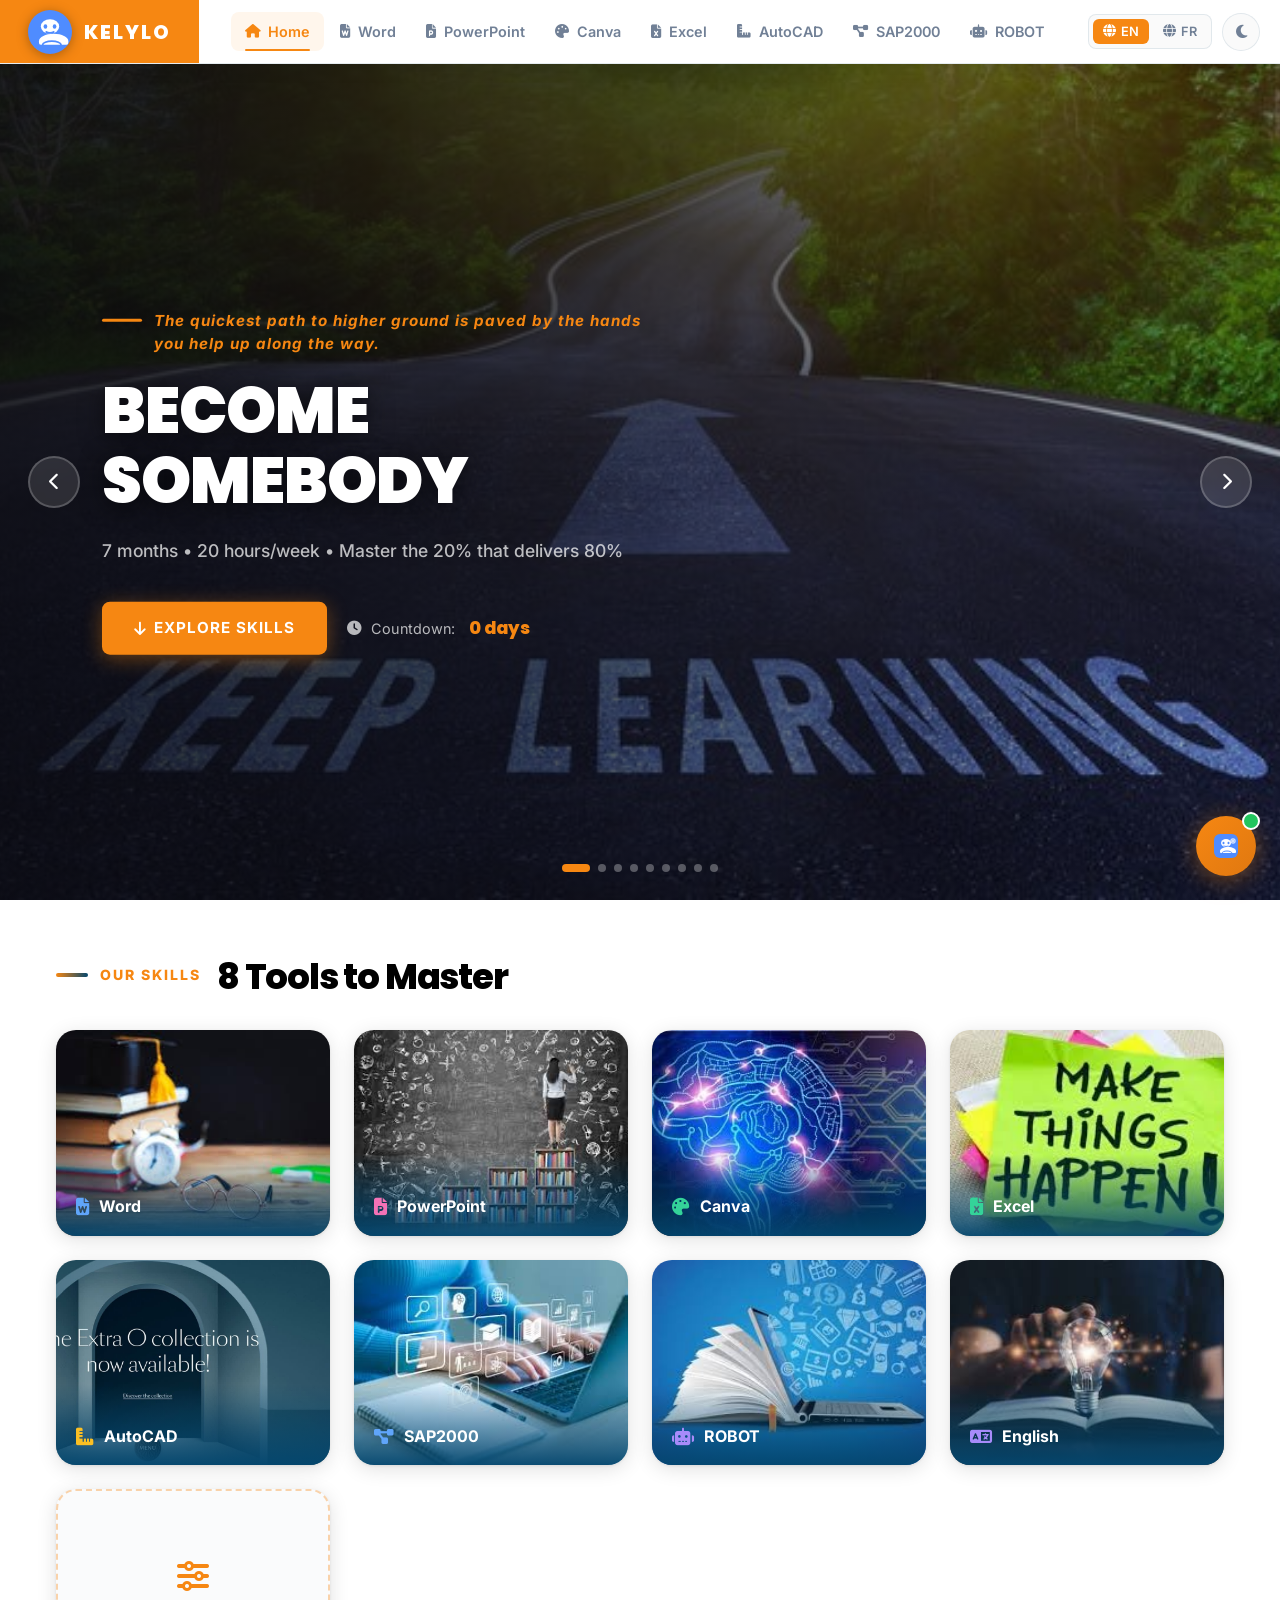
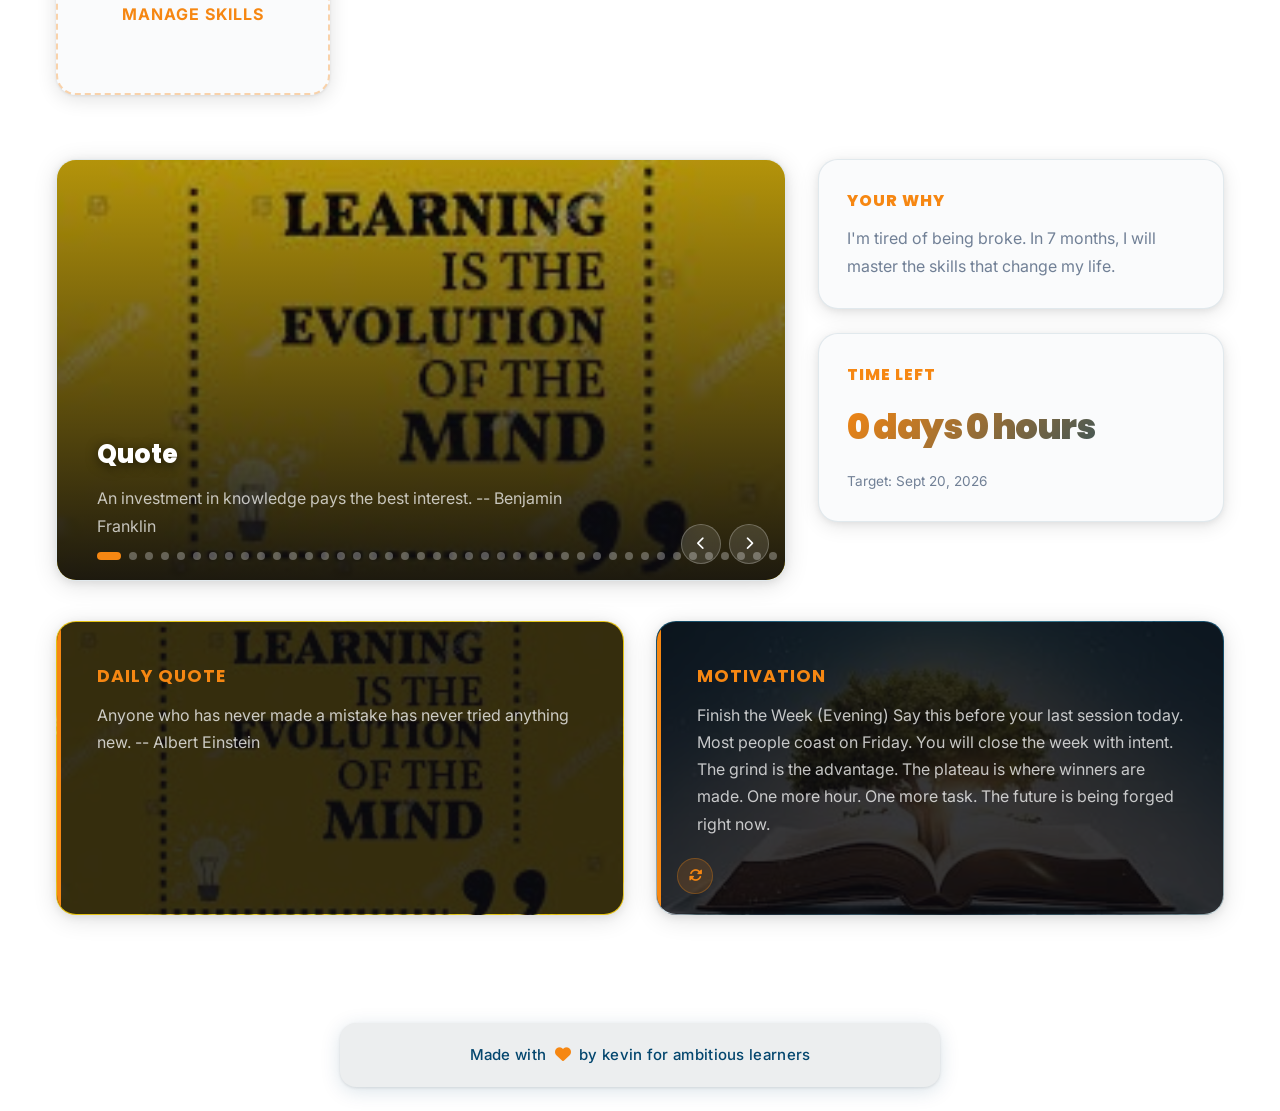
<file: index.html>
<!doctype html>
<html lang="en">
  <head>
    <meta charset="UTF-8" />
    <meta name="viewport" content="width=device-width, initial-scale=1.0, maximum-scale=1.0, user-scalable=no, viewport-fit=cover" />
    
    <!-- PWA & Performance Optimization -->
    <meta http-equiv="Cache-Control" content="public, max-age=31536000, immutable" />
    <meta http-equiv="X-UA-Compatible" content="IE=edge" />
    
    <!-- Connection Hints for Slow Data -->
    <meta http-equiv="X-DNS-Prefetch-Control" content="on" />
    <link rel="dns-prefetch" href="//fonts.googleapis.com" />
    <link rel="dns-prefetch" href="//cdnjs.cloudflare.com" />
    <link rel="dns-prefetch" href="//fonts.gstatic.com" />
    
    <!-- Preconnect to critical origins -->
    <link rel="preconnect" href="https://fonts.googleapis.com" crossorigin />
    <link rel="preconnect" href="https://fonts.gstatic.com" crossorigin />
    <link rel="preconnect" href="https://cdnjs.cloudflare.com" crossorigin />
    
    <!-- Critical CSS preload - force load even on slow data -->
    <link rel="preload" href="styles.css?v=20260220" as="style" />
    <link rel="preload" href="script.js?v=20260220" as="script" />
    
    <!-- Preload critical images -->
    <link rel="preload" href="images/chat-message-logo.svg" as="image" type="image/svg+xml" />
    
    <!-- Fonts - async loading for speed -->
    <link href="https://fonts.googleapis.com/css2?family=Inter:wght@400;500;600;700;800;900&family=Poppins:wght@600;700;800;900&display=swap" rel="stylesheet" media="print" onload="this.media='all'" />
    <noscript><link href="https://fonts.googleapis.com/css2?family=Inter:wght@400;500;600;700;800;900&family=Poppins:wght@600;700;800;900&display=swap" rel="stylesheet" /></noscript>
    
    <!-- Icons -->
    <link rel="stylesheet" href="https://cdnjs.cloudflare.com/ajax/libs/font-awesome/6.5.1/css/all.min.css" media="print" onload="this.media='all'" />
    <noscript><link rel="stylesheet" href="https://cdnjs.cloudflare.com/ajax/libs/font-awesome/6.5.1/css/all.min.css" /></noscript>
    
    <link rel="stylesheet" href="styles.css?v=20260220" />
    <link rel="icon" href="images/chat-message-logo.svg" type="image/svg+xml" />
    
    <!-- PWA Configuration -->
    <link rel="manifest" href="manifest.json" />
    <meta name="theme-color" content="#f68712" />
    <meta name="apple-mobile-web-app-capable" content="yes" />
    <meta name="apple-mobile-web-app-status-bar-style" content="default" />
    <meta name="apple-mobile-web-app-title" content="KELYLO" />
    <meta name="mobile-web-app-capable" content="yes" />
    <meta name="format-detection" content="telephone=no" />
    
    <!-- Offline/Online Status -->
    <meta name="offline" content="online-only" />
    <meta name="go offline" content="available" />
    
    <!-- Touch icons -->
    <link rel="apple-touch-icon" href="images/chat-message-logo.svg" />
    <link rel="apple-touch-icon-precomposed" href="images/chat-message-logo.svg" />
  </head>
  <body data-page="landing">

    <!-- ── TOP NAV ─────────────────────────────────────────────────────── -->
    <header class="topnav">
      <a href="index.html" class="nav-logo-block">
        <img src="images/chat-message-logo.svg" alt="KELYLO" class="nav-logo" loading="lazy" decoding="async" />
        <span class="nav-brand-name">KELYLO</span>
      </a>
      <nav class="nav-center" id="navLinks"></nav>
      <div class="nav-actions">
        <div class="language-switcher">
          <button class="lang-btn active" data-lang="en">
            <i class="fa-solid fa-globe"></i><span>EN</span>
          </button>
          <button class="lang-btn" data-lang="fr">
            <i class="fa-solid fa-globe"></i><span>FR</span>
          </button>
        </div>
        <button class="theme-toggle" id="themeToggle" aria-label="Toggle theme"><i class="fa-solid fa-moon"></i></button>
        <button class="nav-hamburger" id="navToggle" aria-label="Toggle menu">
          <i class="fa-solid fa-bars"></i>
        </button>
      </div>
    </header>

    <!-- Mobile nav drawer -->
    <nav class="nav-drawer" id="navDrawer"></nav>

    <main class="main">

      <!-- ── HERO ──────────────────────────────────────────────────────── -->
      <div class="hero-section">
        <img src="images/1.jpg" alt="Ambition Hero" class="hero-image" loading="eager" decoding="async" />
        <div class="hero-overlay"></div>
        <div class="hero-content">
          <span class="hero-tagline"><span id="heroTaglineQuote">Master Your Craft</span></span>
          <h1 data-i18n="hero.title">
            TODAY IS THE BEST TIME <br>
            TO CHANGE YOUR LIFE</h1>
          <p data-i18n="hero.subtitle">7 months &bull; 20 hours/week &bull; Master the 20% that delivers 80%</p>
          <div class="hero-actions">
            <a href="#skills" class="btn-hero">
              <i class="fa-solid fa-arrow-down"></i> Explore Skills
            </a>
            <div class="hero-countdown">
              <i class="fa-solid fa-clock"></i>
              <span>Countdown:&nbsp;</span><strong id="heroCountdown"></strong>
            </div>
          </div>
        </div>
        <button class="hero-arrow hero-arrow-prev" id="heroPrev" aria-label="Previous">
          <i class="fa-solid fa-chevron-left"></i>
        </button>
        <button class="hero-arrow hero-arrow-next" id="heroNext" aria-label="Next">
          <i class="fa-solid fa-chevron-right"></i>
        </button>
        <div class="hero-dots" id="heroDots"></div>
      </div>

      <!-- ── SKILLS GRID ────────────────────────────────────────────────── -->
      <section id="skills" style="padding-top: 56px; padding-bottom: 48px;">
        <div style="margin-bottom: 28px; display: flex; align-items: center; gap: 16px;">
          <span class="section-accent">Our Skills</span>
          <h2 class="section-title" data-i18n="skills.title">8 Tools to Master</h2>
        </div>
        <div class="skills-grid" id="skillsGrid">
          <!-- Cards rendered by JS if skills match; fallback static set below -->
          <a href="word.html" class="skill-card" data-color="blue">
            <img src="images/9.jpg" alt="Word" loading="lazy" decoding="async" />
            <div class="skill-card-content">
              <i class="fa-solid fa-file-word"></i><span>Word</span>
            </div>
          </a>
          <a href="powerpoint.html" class="skill-card" data-color="pink">
            <img src="images/10.jpg" alt="PowerPoint" loading="lazy" decoding="async" />
            <div class="skill-card-content">
              <i class="fa-solid fa-file-powerpoint"></i><span>PowerPoint</span>
            </div>
          </a>
          <a href="canva.html" class="skill-card" data-color="green">
            <img src="images/11.jpg" alt="Canva" loading="lazy" decoding="async" />
            <div class="skill-card-content">
              <i class="fa-solid fa-palette"></i><span>Canva</span>
            </div>
          </a>
          <a href="excel.html" class="skill-card" data-color="green">
            <img src="images/12.jpg" alt="Excel" loading="lazy" decoding="async" />
            <div class="skill-card-content">
              <i class="fa-solid fa-file-excel"></i><span>Excel</span>
            </div>
          </a>
          <a href="autocad.html" class="skill-card" data-color="orange">
            <img src="images/2.jpg" alt="AutoCAD" loading="lazy" decoding="async" />
            <div class="skill-card-content">
              <i class="fa-solid fa-ruler-combined"></i><span>AutoCAD</span>
            </div>
          </a>
          <a href="sap2000.html" class="skill-card" data-color="blue">
            <img src="images/3.jpg" alt="SAP2000" loading="lazy" decoding="async" />
            <div class="skill-card-content">
              <i class="fa-solid fa-diagram-project"></i><span>SAP2000</span>
            </div>
          </a>
          <a href="robot.html" class="skill-card" data-color="purple">
            <img src="images/4.jpg" alt="ROBOT" loading="lazy" decoding="async" />
            <div class="skill-card-content">
              <i class="fa-solid fa-robot"></i><span>ROBOT</span>
            </div>
          </a>
          <a href="english.html" class="skill-card" data-color="purple">
            <img src="images/5.jpg" alt="English" loading="lazy" decoding="async" />
            <div class="skill-card-content">
              <i class="fa-solid fa-language"></i><span>English</span>
            </div>
          </a>
          <button class="skill-card skill-card--manage open-skill-manager" aria-label="Manage Skills">
            <div class="skill-card-content skill-card-content--manage">
              <i class="fa-solid fa-sliders"></i><span>Manage Skills</span>
            </div>
          </button>
        </div>
      </section>

      <!-- ── CAROUSEL + INFO ────────────────────────────────────────────── -->
      <section class="content-row" style="padding-top: 0; padding-bottom: 40px;">
        <div class="carousel-wrapper">
          <div class="carousel">
            <div class="carousel-track" id="carouselTrack"></div>
            <div class="carousel-controls">
              <button id="carouselPrev" aria-label="Previous slide"><i class="fa-solid fa-chevron-left"></i></button>
              <button id="carouselNext" aria-label="Next slide"><i class="fa-solid fa-chevron-right"></i></button>
            </div>
            <div class="carousel-dots" id="carouselDots"></div>
          </div>
        </div>

        <div class="sidebar-content">
          <div class="info-card">
            <h3 data-i18n="why.title">Your Why</h3>
            <p id="whyEditable" contenteditable="true" data-i18n="why.default">
              I'm tired of being broke. In 7 months, I will master the skills that will make me valuable enough to change my life. <br>NO EXCUSES
            </p>
          </div>
          <div class="info-card">
            <h3 data-i18n="countdown.title">Time Left</h3>
            <div class="countdown" id="countdown"></div>
            <small data-i18n="countdown.target">Target: Sept 20, 2026</small>
          </div>
        </div>
      </section>

      <!-- ── DAILY QUOTE + MOTIVATION ───────────────────────────────────── -->
      <section class="bottom-cards" style="padding-bottom: 60px;">
        <div class="quote-card" style="background-image: url('images/6.jpg')">
          <h3 data-i18n="dailyQuote.title">Daily Quote</h3>
          <p id="dailyQuote"></p>
        </div>
        <div class="quote-card" style="background-image: url('images/7.jpg')">
          <h3 data-i18n="motivation.title">Motivation</h3>
          <p id="speechText"></p>
          <button class="btn-refresh" id="speechRefresh" aria-label="Refresh motivation">
            <i class="fa-solid fa-rotate"></i>
          </button>
        </div>
      </section>

    </main>
    
    <div class="site-credit">
      Made with <i class="fa-solid fa-heart"></i> by kevin for ambitious learners
    </div>

    <!-- AI Assistant Scripts -->
    <script src="config.js"></script>
    <script src="knowledge-base.js"></script>
    <script src="ai-manager.js"></script>
    <script src="ai-chat-ui.js"></script>
    
    <!-- PWA & Network Status Handler -->
    <script>
    (function() {
      'use strict';
      
      // Network status detection for slow data handling
      function updateOnlineStatus() {
        const isOnline = navigator.onLine;
        document.body.classList.toggle('offline', !isOnline);
        
        if (isOnline) {
          console.log('[PWA] Back online - content synced');
        } else {
          console.log('[PWA] Offline mode - serving cached content');
        }
      }
      
      // Detect slow connections (Save-Data header or effectiveType)
      function isSlowConnection() {
        const conn = navigator.connection || navigator.mozConnection || navigator.webkitConnection;
        if (conn) {
          // Check for save-data mode or slow effective connection
          if (conn.saveData) return true;
          if (conn.effectiveType === 'slow-2g' || conn.effectiveType === '2g') return true;
        }
        return false;
      }
      
      // Register Service Worker
      if ('serviceWorker' in navigator) {
        window.addEventListener('load', function() {
          navigator.serviceWorker.register('./service-worker.js?v=20260220')
            .then(function(registration) {
              console.log('[PWA] Service Worker registered:', registration.scope);
              
              // Handle updates
              registration.addEventListener('updatefound', function() {
                const newWorker = registration.installing;
                newWorker.addEventListener('statechange', function() {
                  if (newWorker.state === 'installed' && navigator.serviceWorker.controller) {
                    // New version available
                    console.log('[PWA] New version available');
                    if (confirm('New version available! Refresh to update?')) {
                      window.location.reload();
                    }
                  }
                });
              });
              
              // Handle slow connection - show loading indicator
              if (isSlowConnection()) {
                document.body.classList.add('slow-connection');
                console.log('[PWA] Slow connection detected - using cached content');
              }
            })
            .catch(function(error) {
              console.log('[PWA] Service Worker registration failed:', error);
            });
        });
      }
      
      // Listen for online/offline events
      window.addEventListener('online', updateOnlineStatus);
      window.addEventListener('offline', updateOnlineStatus);
      
      // Initial status
      updateOnlineStatus();
      
      // Listen for connection changes
      if (navigator.connection) {
        navigator.connection.addEventListener('change', function() {
          if (isSlowConnection()) {
            document.body.classList.add('slow-connection');
          } else {
            document.body.classList.remove('slow-connection');
          }
        });
      }
      
      // Handle beforeinstallprompt for PWA install
      let deferredPrompt;
      window.addEventListener('beforeinstallprompt', function(e) {
        e.preventDefault();
        deferredPrompt = e;
        
        // Show install banner after delay
        setTimeout(function() {
          if (deferredPrompt && !localStorage.getItem('pwa-installed')) {
            if (confirm('Install KELYLO for offline access and faster loading?')) {
               deferredPrompt.prompt();
               deferredPrompt.userChoice.then(function(result) {
                 if (result.outcome === 'accepted') {
                   localStorage.setItem('pwa-installed', 'true');
                 }
                 deferredPrompt = null;
               });
            }
          }
        }, 5000);
      });
      
      // Handle app installed
      window.addEventListener('appinstalled', function(e) {
        console.log('[PWA] App installed successfully');
        localStorage.setItem('pwa-installed', 'true');
      });
    })();
    </script>
    
    <!-- Core Scripts -->
    <script src="script.js?v=20260220" defer></script>
  </body>
</html>
</file>
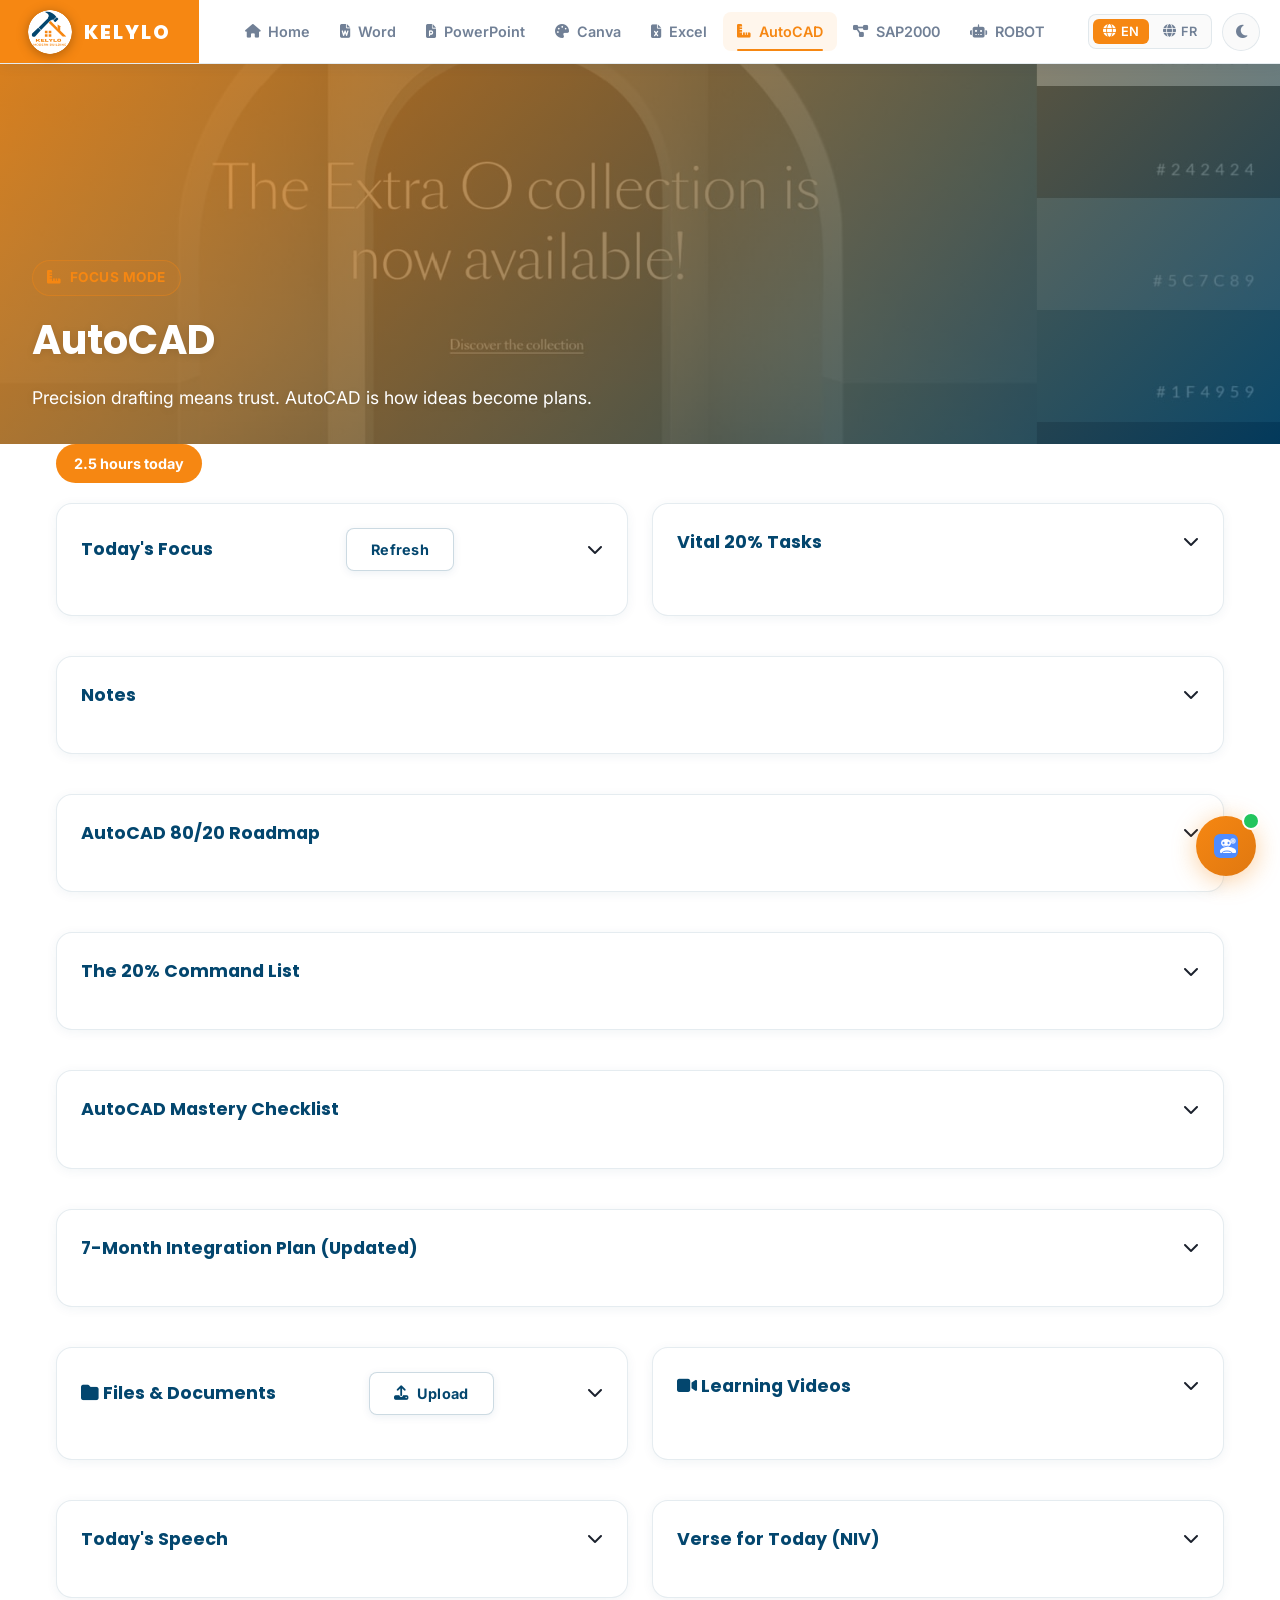
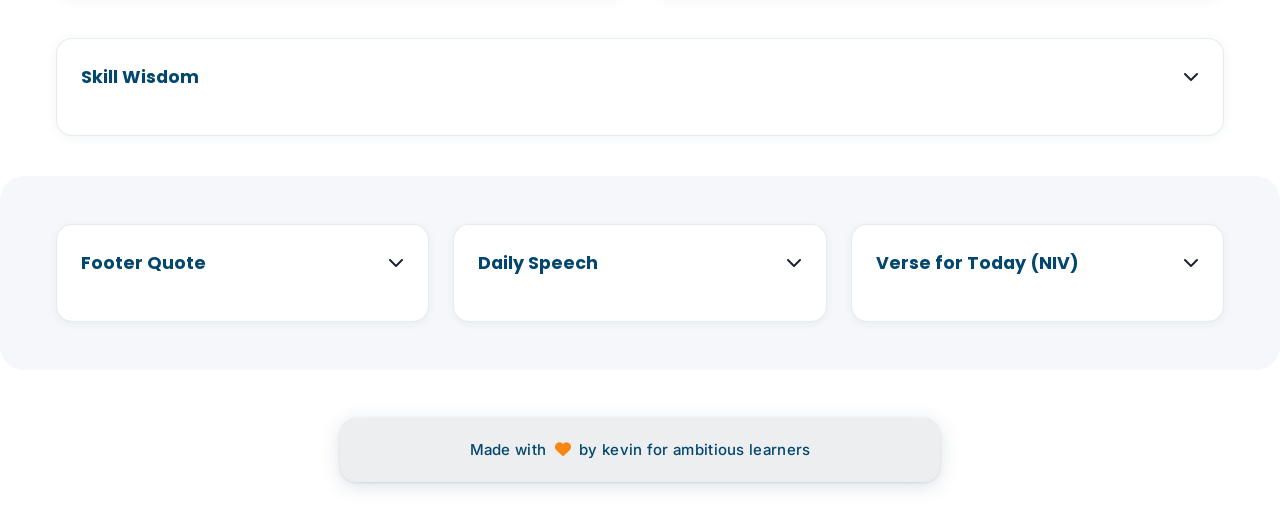
<file: autocad.html>
<!doctype html>
<html lang="en">
  <head>
    <meta charset="UTF-8" />
    <meta name="viewport" content="width=device-width, initial-scale=1.0" />
    <meta http-equiv="Cache-Control" content="public, max-age=31536000, immutable" />
    <title>AutoCAD | Ambition Hub</title>
    <link rel="preconnect" href="https://fonts.googleapis.com" />
    <link rel="preconnect" href="https://fonts.gstatic.com" crossorigin />
    <link rel="preconnect" href="https://cdnjs.cloudflare.com" />
    <link rel="preload" href="styles.css?v=20260219" as="style" />
    <link rel="preload" href="script.js?v=20260219" as="script" />
    <link rel="preload" href="images/6.jpg" as="image" />
    <link
      href="https://fonts.googleapis.com/css2?family=Inter:wght@400;500;600;700;800;900&family=Poppins:wght@600;700;800;900&display=swap"
      rel="stylesheet"
      media="print" onload="this.media='all'"
    />
    <link
      rel="stylesheet"
      href="https://cdnjs.cloudflare.com/ajax/libs/font-awesome/6.5.1/css/all.min.css"
      media="print" onload="this.media='all'"
    />
    <link rel="stylesheet" href="styles.css?v=20260219" />
    <link rel="icon" href="images/logo-best.svg" type="image/svg+xml">
    
    <!-- PWA Configuration -->
    <link rel="manifest" href="manifest.json" />
    <meta name="theme-color" content="#f68712" />
    <meta name="apple-mobile-web-app-capable" content="yes" />
    <meta name="apple-mobile-web-app-status-bar-style" content="default" />
    <meta name="apple-mobile-web-app-title" content="KELYLO" />
    <link rel="apple-touch-icon" href="images/logo-best.svg" />
  </head>
  <body data-skill="autocad">
    <!-- ── TOP NAV ──────────────────────────────────────────────────────── -->
    <header class="topnav">
      <a href="index.html" class="nav-logo-block">
        <img src="images/logo-best.svg" alt="KELYLO" class="nav-logo" loading="lazy" decoding="async" />
        <span class="nav-brand-name">KELYLO</span>
      </a>
      <nav class="nav-center" id="navLinks"></nav>
      <div class="nav-actions">
        <div class="language-switcher">
          <button class="lang-btn active" data-lang="en">
            <i class="fa-solid fa-globe"></i><span>EN</span>
          </button>
          <button class="lang-btn" data-lang="fr">
            <i class="fa-solid fa-globe"></i><span>FR</span>
          </button>
        </div>
        <button class="theme-toggle" id="themeToggle" aria-label="Toggle theme"><i class="fa-solid fa-moon"></i></button>
        <button class="nav-hamburger" id="navToggle" aria-label="Toggle menu">
          <i class="fa-solid fa-bars"></i>
        </button>
      </div>
    </header>
    <!-- Mobile nav drawer -->
    <nav class="nav-drawer" id="navDrawer"></nav>

      <main class="main">
        <!-- Skill Hero Section -->
        <div class="skill-hero fade-in">
          <img src="images/2.jpg" alt="AutoCAD" class="skill-hero-image" loading="lazy" decoding="async">
          <div class="skill-hero-overlay"></div>
          <div class="skill-hero-content">
            <span class="badge"><i id="skillIcon" class="fa-solid fa-ruler-combined"></i> Focus Mode</span>
            <h1 id="skillTitle">AutoCAD</h1>
            <p id="skillWhy">Precision drafting means trust. AutoCAD is how ideas become plans.</p>
          </div>
        </div>

        <div style="margin-bottom: 20px; display: flex; gap: 12px; align-items: center;">
          <span class="accent-badge" id="timeBadge"><i class="fa-solid fa-clock"></i> 2.5 hours today</span>
        </div>

        <section class="grid two fade-in">
          <div class="card">
            <div class="card-title">
              <h3>Today's Focus</h3>
              <button class="button secondary" id="refreshFocus">Refresh</button>
            </div>
            <div class="focus-banner">
              <strong id="todayFocus"></strong>
              <span class="badge">Draw fast, draw clean.</span>
            </div>
          </div>

          <div class="card">
            <div class="card-title">
              <h3>Vital 20% Tasks</h3>
            </div>
            <ul class="task-list" id="taskList"></ul>
            <div class="task-input">
              <input id="newTaskInput" type="text" placeholder="Add a new vital task" />
              <button class="button" id="addTaskBtn">Add</button>
            </div>
          </div>
        </section>

        <section class="grid fade-in section-gap">
          <div class="card">
            <div class="card-title">
              <h3>Notes</h3>
            </div>
            <textarea class="notes" id="notesInput" placeholder="Write what you learned, mistakes, next steps..."></textarea>
          </div>
        </section>

        <section class="grid fade-in section-gap">
          <div class="card">
            <div class="card-title">
              <h3>AutoCAD 80/20 Roadmap</h3>
            </div>
            <p><strong>Total time:</strong> 6-8 weeks at 3 hours/day.</p>
            <p><strong>Core philosophy:</strong> AutoCAD is about workflow speed and drawing intelligence. Master the few commands that do most of the work.</p>

            <h4>Phase 1: Foundation &amp; Interface (Weeks 1-2)</h4>
            <table class="data-table">
              <thead>
                <tr>
                  <th>Day</th>
                  <th>20% Feature</th>
                  <th>Why It Matters</th>
                  <th>Hands-On Task</th>
                </tr>
              </thead>
              <tbody>
                <tr><td>Day 1</td><td>Interface &amp; Workspace</td><td>Know where everything lives.</td><td>Explore Ribbon, Command Line, Model/Layout tabs.</td></tr>
                <tr><td>Day 2</td><td>Zoom (Z) &amp; Pan</td><td>Navigate without losing your place.</td><td>Practice Zoom Extents, Window, and Pan.</td></tr>
                <tr><td>Day 3</td><td>Units &amp; Limits</td><td>Prevent scale disasters.</td><td>Set units and limits for a new drawing.</td></tr>
                <tr><td>Day 4</td><td>Line (L) &amp; Coordinates</td><td>Foundation of drafting.</td><td>Draw a 10x10 square using coordinate methods.</td></tr>
                <tr><td>Day 5</td><td>Circle/Arc/Rectangle</td><td>Basic geometry for elements.</td><td>Draw columns, beams, and curved walls.</td></tr>
                <tr><td>Day 6</td><td>Polyline (PL)</td><td>Single connected object.</td><td>Draw a floor outline as one polyline.</td></tr>
                <tr><td>Day 7</td><td>Project: Simple Floor Plan</td><td>Combine basics into a layout.</td><td>Draw walls, doors, and windows. Save as DWG.</td></tr>
              </tbody>
            </table>

            <h4>Phase 2: Precision &amp; Editing (Weeks 3-4)</h4>
            <table class="data-table">
              <thead>
                <tr>
                  <th>Day</th>
                  <th>20% Feature</th>
                  <th>Why It Matters</th>
                  <th>Hands-On Task</th>
                </tr>
              </thead>
              <tbody>
                <tr><td>Day 8</td><td>Object Snaps (OSNAP)</td><td>Professional precision.</td><td>Set running snaps and practice.</td></tr>
                <tr><td>Day 9</td><td>Ortho (F8) &amp; Polar (F10)</td><td>Controlled angles.</td><td>Draw with Ortho, then Polar at 30 degrees.</td></tr>
                <tr><td>Day 10</td><td>Selection Methods</td><td>Window vs Crossing.</td><td>Practice selection differences.</td></tr>
                <tr><td>Day 11</td><td>Trim (TR) &amp; Extend (EX)</td><td>Clean intersections.</td><td>Trim and extend intersecting lines.</td></tr>
                <tr><td>Day 12</td><td>Offset (O)</td><td>Parallel lines fast.</td><td>Offset centerlines to create walls.</td></tr>
                <tr><td>Day 13</td><td>Move/Copy/Rotate</td><td>Adjust without redrawing.</td><td>Copy a column grid, move and rotate elements.</td></tr>
                <tr><td>Day 14</td><td>Mirror &amp; Array</td><td>Symmetry and repetition.</td><td>Mirror half a plan and array columns.</td></tr>
              </tbody>
            </table>

            <h4>Phase 3: Organization &amp; Intelligence (Weeks 5-6)</h4>
            <table class="data-table">
              <thead>
                <tr>
                  <th>Day</th>
                  <th>20% Feature</th>
                  <th>Why It Matters</th>
                  <th>Hands-On Task</th>
                </tr>
              </thead>
              <tbody>
                <tr><td>Day 15</td><td>Layers (LA)</td><td>Keep drawings readable.</td><td>Create layers and assign objects.</td></tr>
                <tr><td>Day 16</td><td>Layer States</td><td>Control visibility/printing.</td><td>Freeze and lock layers.</td></tr>
                <tr><td>Day 17</td><td>Properties &amp; Matchprop</td><td>Edit and copy properties.</td><td>Change lineweights and match properties.</td></tr>
                <tr><td>Day 18</td><td>Blocks &amp; Insert</td><td>Reusable symbols.</td><td>Create and insert a door block.</td></tr>
                <tr><td>Day 19</td><td>WBlock</td><td>Reusable files across projects.</td><td>Export a block and reinsert it.</td></tr>
                <tr><td>Day 20</td><td>Hatch (H)</td><td>Material indication.</td><td>Hatch concrete and steel patterns.</td></tr>
                <tr><td>Day 21</td><td>Project: Structural Grid</td><td>Grid with blocks and hatch.</td><td>Create grid, insert columns, hatch.</td></tr>
              </tbody>
            </table>

            <h4>Phase 4: Annotation &amp; Communication (Weeks 7-8)</h4>
            <table class="data-table">
              <thead>
                <tr>
                  <th>Day</th>
                  <th>20% Feature</th>
                  <th>Why It Matters</th>
                  <th>Hands-On Task</th>
                </tr>
              </thead>
              <tbody>
                <tr><td>Day 22</td><td>Text &amp; MText</td><td>Labels and notes.</td><td>Add room labels and notes.</td></tr>
                <tr><td>Day 23</td><td>Text Styles</td><td>Consistency.</td><td>Create Title and Notes styles.</td></tr>
                <tr><td>Day 24</td><td>Dimensioning</td><td>Convey size.</td><td>Dimension the floor plan.</td></tr>
                <tr><td>Day 25</td><td>Dimension Styles</td><td>Control arrows and text.</td><td>Create two dimension styles.</td></tr>
                <tr><td>Day 26</td><td>Leader &amp; Multileader</td><td>Connect notes.</td><td>Add leader to column note.</td></tr>
                <tr><td>Day 27</td><td>Annotative Scaling</td><td>Text resizes by viewport.</td><td>Set annotative scales 1:50 and 1:100.</td></tr>
                <tr><td>Day 28</td><td>Project: Annotated Drawing</td><td>Complete floor plan.</td><td>Add dimensions, notes, title block.</td></tr>
              </tbody>
            </table>

            <h4>Phase 5: Paper Space &amp; Output (Weeks 9-10)</h4>
            <table class="data-table">
              <thead>
                <tr>
                  <th>Day</th>
                  <th>20% Feature</th>
                  <th>Why It Matters</th>
                  <th>Hands-On Task</th>
                </tr>
              </thead>
              <tbody>
                <tr><td>Day 29</td><td>Model Space vs Paper Space</td><td>Professional plotting.</td><td>Explain the difference in your notes.</td></tr>
                <tr><td>Day 30</td><td>Layouts &amp; Viewports</td><td>Multiple views on one sheet.</td><td>Create layout and viewport.</td></tr>
                <tr><td>Day 31</td><td>Viewport Scaling</td><td>Correct print scales.</td><td>Set 1:50 scale and lock viewport.</td></tr>
                <tr><td>Day 32</td><td>Viewport Layers</td><td>Control visibility per view.</td><td>Freeze layers per viewport.</td></tr>
                <tr><td>Day 33</td><td>Title Blocks</td><td>Professional presentation.</td><td>Create title block with attributes.</td></tr>
                <tr><td>Day 34</td><td>Page Setup</td><td>Plot settings.</td><td>Create page setup for A1/ARCH D.</td></tr>
                <tr><td>Day 35</td><td>Plot to PDF</td><td>Deliverable output.</td><td>Plot and check lineweights.</td></tr>
                <tr><td>Day 36</td><td>Project: Drawing Set</td><td>Multi-view deliverable.</td><td>Create plan, detail, section views.</td></tr>
              </tbody>
            </table>

            <h4>Phase 6: Advanced Efficiency (Weeks 11-12)</h4>
            <table class="data-table">
              <thead>
                <tr>
                  <th>Day</th>
                  <th>20% Feature</th>
                  <th>Why It Matters</th>
                  <th>Hands-On Task</th>
                </tr>
              </thead>
              <tbody>
                <tr><td>Day 37</td><td>Fillet &amp; Chamfer</td><td>Quick corner control.</td><td>Fillet radius 0 and radius 2.</td></tr>
                <tr><td>Day 38</td><td>Stretch</td><td>Resize without redrawing.</td><td>Stretch a room longer.</td></tr>
                <tr><td>Day 39</td><td>Break &amp; Join</td><td>Split or combine objects.</td><td>Break a line and join it.</td></tr>
                <tr><td>Day 40</td><td>Explode</td><td>Edit block components.</td><td>Explode a block and edit lines.</td></tr>
                <tr><td>Day 41</td><td>Purge</td><td>Clean file size.</td><td>Purge unused items.</td></tr>
                <tr><td>Day 42</td><td>XREF</td><td>Collaborate with references.</td><td>XREF an architectural base file.</td></tr>
                <tr><td>Day 43</td><td>Design Center</td><td>Reuse content across files.</td><td>Import blocks from another drawing.</td></tr>
                <tr><td>Day 44</td><td>Tool Palettes</td><td>One-click inserts.</td><td>Create palette with column block.</td></tr>
                <tr><td>Day 45</td><td>Quick Select</td><td>Bulk edits by property.</td><td>Select all A-ANNO text and recolor.</td></tr>
                <tr><td>Day 46</td><td>Field</td><td>Dynamic text updates.</td><td>Add date and sheet number fields.</td></tr>
                <tr><td>Day 47</td><td>DWG Convert &amp; eTransmit</td><td>Package for sharing.</td><td>Create an eTransmit package.</td></tr>
                <tr><td>Day 48</td><td>Final Project</td><td>Complete structural set.</td><td>3-sheet set with plots to PDF.</td></tr>
              </tbody>
            </table>
          </div>
        </section>

        <section class="grid fade-in section-gap">
          <div class="card">
            <div class="card-title">
              <h3>The 20% Command List</h3>
            </div>
            <table class="data-table">
              <thead>
                <tr>
                  <th>Category</th>
                  <th>Commands</th>
                  <th>Shortcuts</th>
                </tr>
              </thead>
              <tbody>
                <tr><td>Draw</td><td>Line, Polyline, Circle, Rectangle</td><td>L, PL, C, REC</td></tr>
                <tr><td>Modify</td><td>Trim, Extend, Offset, Copy, Move</td><td>TR, EX, O, CO, M</td></tr>
                <tr><td>Precision</td><td>Object Snap, Ortho, Polar</td><td>F3, F8, F10</td></tr>
                <tr><td>Organize</td><td>Layer, Properties, Matchprop</td><td>LA, Ctrl+1, MA</td></tr>
                <tr><td>Annotate</td><td>Text, Dimension, Leader</td><td>T, DIM, LEADER</td></tr>
                <tr><td>Blocks</td><td>Block, Insert</td><td>B, I</td></tr>
                <tr><td>View</td><td>Zoom, Pan</td><td>Z, P</td></tr>
              </tbody>
            </table>
          </div>
        </section>

        <section class="grid fade-in section-gap">
          <div class="card">
            <div class="card-title">
              <h3>AutoCAD Mastery Checklist</h3>
            </div>
            <table class="data-table">
              <thead>
                <tr>
                  <th>Skill Category</th>
                  <th>Specific Skill</th>
                  <th>Mastered?</th>
                  <th>Notes</th>
                </tr>
              </thead>
              <tbody>
                <tr><td>Setup</td><td>Units &amp; Limits</td><td>☐</td><td></td></tr>
                <tr><td></td><td>Layers (create, assign, manage)</td><td>☐</td><td></td></tr>
                <tr><td>Drawing</td><td>Line with coordinates</td><td>☐</td><td></td></tr>
                <tr><td></td><td>Polyline (single object)</td><td>☐</td><td></td></tr>
                <tr><td></td><td>Circle, Arc, Rectangle</td><td>☐</td><td></td></tr>
                <tr><td>Editing</td><td>Trim / Extend</td><td>☐</td><td></td></tr>
                <tr><td></td><td>Offset</td><td>☐</td><td></td></tr>
                <tr><td></td><td>Copy / Move / Rotate</td><td>☐</td><td></td></tr>
                <tr><td></td><td>Mirror / Array</td><td>☐</td><td></td></tr>
                <tr><td></td><td>Fillet / Chamfer</td><td>☐</td><td></td></tr>
                <tr><td></td><td>Stretch</td><td>☐</td><td></td></tr>
                <tr><td>Precision</td><td>OSNAP settings</td><td>☐</td><td></td></tr>
                <tr><td></td><td>Ortho / Polar</td><td>☐</td><td></td></tr>
                <tr><td>Organization</td><td>Blocks (create, insert, edit)</td><td>☐</td><td></td></tr>
                <tr><td></td><td>Hatch</td><td>☐</td><td></td></tr>
                <tr><td></td><td>Properties &amp; Match Properties</td><td>☐</td><td></td></tr>
                <tr><td></td><td>Purge</td><td>☐</td><td></td></tr>
                <tr><td>Annotation</td><td>Text / MText</td><td>☐</td><td></td></tr>
                <tr><td></td><td>Text Styles</td><td>☐</td><td></td></tr>
                <tr><td></td><td>Dimensioning</td><td>☐</td><td></td></tr>
                <tr><td></td><td>Dimension Styles</td><td>☐</td><td></td></tr>
                <tr><td></td><td>Leader / Multileader</td><td>☐</td><td></td></tr>
                <tr><td>Output</td><td>Layouts / Viewports</td><td>☐</td><td></td></tr>
                <tr><td></td><td>Viewport Scaling</td><td>☐</td><td></td></tr>
                <tr><td></td><td>Title Blocks</td><td>☐</td><td></td></tr>
                <tr><td></td><td>Page Setup</td><td>☐</td><td></td></tr>
                <tr><td></td><td>Plot to PDF</td><td>☐</td><td></td></tr>
                <tr><td>Advanced</td><td>XREF</td><td>☐</td><td></td></tr>
                <tr><td></td><td>Tool Palettes</td><td>☐</td><td></td></tr>
                <tr><td></td><td>Design Center</td><td>☐</td><td></td></tr>
                <tr><td></td><td>Quick Select</td><td>☐</td><td></td></tr>
                <tr><td></td><td>eTransmit</td><td>☐</td><td></td></tr>
              </tbody>
            </table>
          </div>
        </section>

        <section class="grid fade-in section-gap">
          <div class="card">
            <div class="card-title">
              <h3>7-Month Integration Plan (Updated)</h3>
            </div>
            <table class="data-table">
              <thead>
                <tr>
                  <th>Month</th>
                  <th>Focus</th>
                </tr>
              </thead>
              <tbody>
                <tr><td>Month 1</td><td>Word, PowerPoint, Canva</td></tr>
                <tr><td>Month 2</td><td>Excel</td></tr>
                <tr><td>Month 3</td><td>AutoCAD (Phases 1-3)</td></tr>
                <tr><td>Month 4</td><td>AutoCAD (Phases 4-6) + Intro to ROBOT</td></tr>
                <tr><td>Month 5</td><td>ROBOT + SAP2000 intro</td></tr>
                <tr><td>Month 6</td><td>SAP2000 advanced</td></tr>
                <tr><td>Month 7</td><td>Capstone: Same structure in all tools</td></tr>
              </tbody>
            </table>
            <p><em>Remember:</em> Master the core 15 commands until they are muscle memory.</p>
          </div>
        </section>

        <!-- Resources: Files & Videos -->
        <section class="grid two section-gap">
          <!-- Files Section -->
          <div class="card">
            <div class="card-title">
              <h3><i class="fa-solid fa-folder"></i> Files & Documents</h3>
              <button class="button secondary" id="uploadFileBtn">
                <i class="fa-solid fa-upload"></i> Upload
              </button>
            </div>
            <input type="file" id="fileInput" style="display: none;" multiple accept=".pdf,.doc,.docx,.xls,.xlsx,.ppt,.pptx,.txt,.png,.jpg,.jpeg,.zip" />
            <div id="filesList" class="resources-list">
              <p class="empty-state">No files uploaded yet. Click "Upload" to add documents.</p>
            </div>
          </div>

          <!-- Videos Section -->
          <div class="card">
            <div class="card-title">
              <h3><i class="fa-solid fa-video"></i> Learning Videos</h3>
            </div>
            <div class="video-input-section">
              <input type="text" id="videoUrlInput" placeholder="Paste YouTube, Vimeo, or video URL here..." />
              <input type="text" id="videoTitleInput" placeholder="Video title (optional)" />
              <button class="button" id="addVideoBtn">
                <i class="fa-solid fa-plus"></i> Add Video
              </button>
            </div>
            <div id="videosList" class="resources-list">
              <p class="empty-state">No videos added yet. Paste a video URL and click "Add Video".</p>
            </div>
          </div>
        </section>

        <!-- Video Player Modal -->
        <div id="videoPlayerModal" class="video-modal">
          <div class="video-modal-content">
            <button class="video-modal-close" id="closeVideoModal">
              <i class="fa-solid fa-xmark"></i>
            </button>
            <div class="video-player-container" id="videoPlayerContainer"></div>
          </div>
        </div>

        <section class="grid two fade-in section-gap">
          <div class="card">
            <div class="card-title">
              <h3>Today's Speech</h3>
            </div>
            <div class="speech-text" id="scheduledSpeech"></div>
          </div>
          <div class="card">
            <div class="card-title">
              <h3>Verse for Today (NIV)</h3>
            </div>
            <p id="scheduledVerse"></p>
          </div>
        </section>

        <section class="grid fade-in section-gap">
          <div class="card">
            <div class="card-title">
              <h3>Skill Wisdom</h3>
            </div>
            <p>Benjamin Franklin said, "An investment in knowledge pays the best interest."</p>
            <p>Robert Greene noted, "The future belongs to those who learn more skills and combine them in creative ways."</p>
            <p>You can get anything you want in life if you </p>
          </div>
        </section>

        <footer class="app-footer fade-in">
          <div class="card">
            <div class="card-title">
              <h3>Footer Quote</h3>
            </div>
            <p id="footerQuote"></p>
          </div>
          <div class="card">
            <div class="card-title">
              <h3>Daily Speech</h3>
            </div>
            <div class="speech-text" id="footerSpeech"></div>
          </div>
          <div class="card">
            <div class="card-title">
              <h3>Verse for Today (NIV)</h3>
            </div>
            <p id="footerVerse"></p>
          </div>
        </footer>
      </main>
      
      <div class="site-credit">
        Made with <i class="fa-solid fa-heart"></i> by kevin for ambitious learners
      </div>

    <!-- AI Assistant Scripts -->
    <script src="config.js"></script>
    <script src="knowledge-base.js"></script>
    <script src="ai-manager.js"></script>
    <script src="ai-chat-ui.js"></script>
    
    <!-- Core Scripts -->
    <script src="resources-manager.js?v=20260219"></script>
    <script src="script.js?v=20260219" defer></script>
  </body>
</html>
</file>
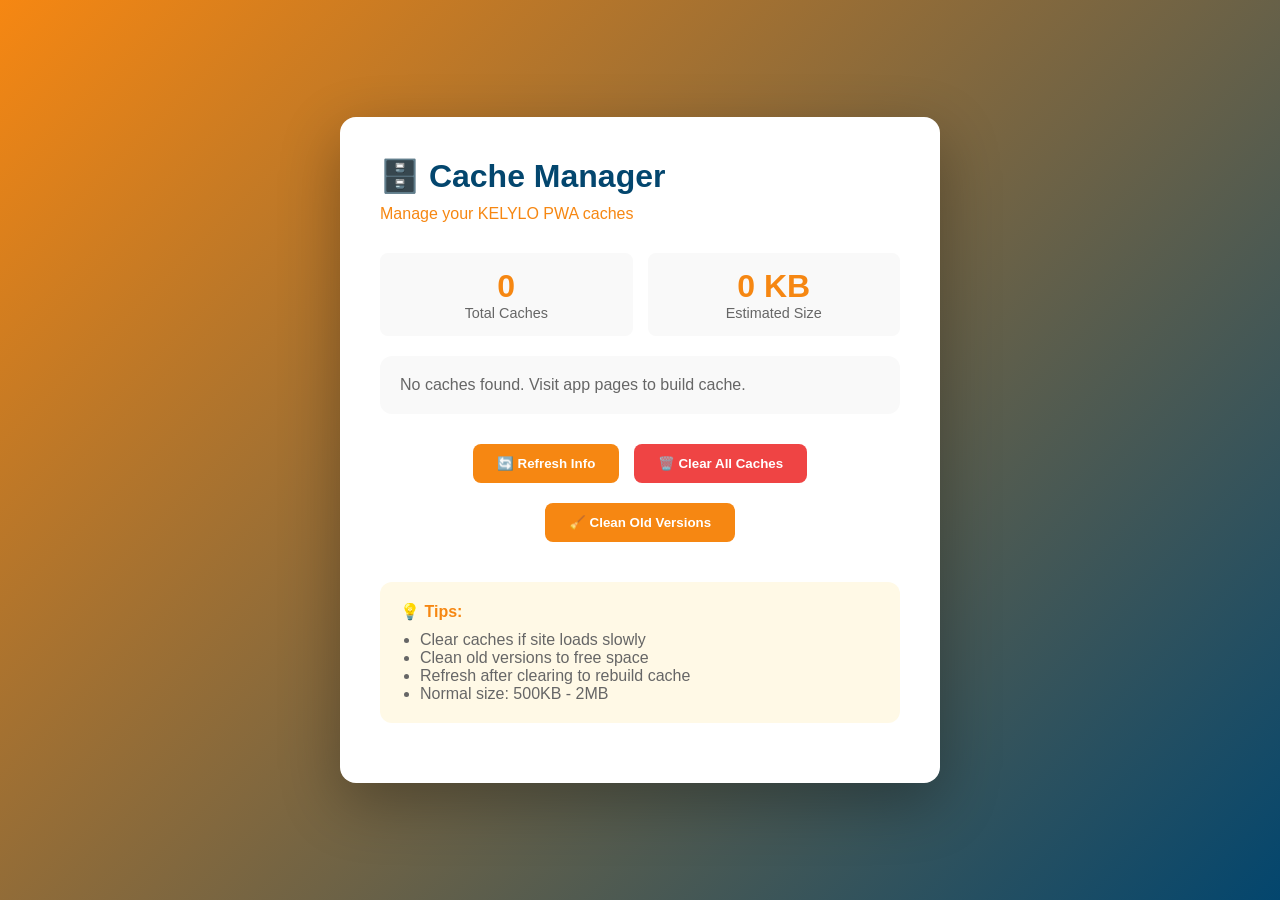
<file: cache-manager.html>
<!DOCTYPE html>
<html lang="en">
<head>
    <meta charset="UTF-8">
    <meta name="viewport" content="width=device-width, initial-scale=1.0">
    <title>Cache Manager - KELYLO</title>
    <style>
        * {
            margin: 0;
            padding: 0;
            box-sizing: border-box;
        }
        
        body {
            font-family: 'Segoe UI', sans-serif;
            background: linear-gradient(135deg, #f68712, #03466e);
            min-height: 100vh;
            padding: 20px;
            display: flex;
            align-items: center;
            justify-content: center;
        }
        
        .container {
            background: white;
            border-radius: 16px;
            padding: 40px;
            max-width: 600px;
            width: 100%;
            box-shadow: 0 20px 60px rgba(0,0,0,0.3);
        }
        
        h1 {
            color: #03466e;
            margin-bottom: 10px;
        }
        
        .subtitle {
            color: #f68712;
            margin-bottom: 30px;
        }
        
        .info-box {
            background: #f9f9f9;
            padding: 20px;
            border-radius: 12px;
            margin: 20px 0;
        }
        
        .cache-item {
            display: flex;
            justify-content: space-between;
            align-items: center;
            padding: 12px;
            background: white;
            margin: 10px 0;
            border-radius: 8px;
            border-left: 3px solid #f68712;
        }
        
        .cache-name {
            font-weight: 600;
            color: #03466e;
        }
        
        .cache-size {
            color: #666;
            font-size: 0.9rem;
        }
        
        button {
            background: #f68712;
            color: white;
            border: none;
            padding: 12px 24px;
            border-radius: 8px;
            font-weight: 700;
            cursor: pointer;
            margin: 10px 5px;
            transition: all 0.3s;
        }
        
        button:hover {
            background: #03466e;
            transform: translateY(-2px);
        }
        
        button.danger {
            background: #ef4444;
        }
        
        button.danger:hover {
            background: #dc2626;
        }
        
        #result {
            margin-top: 20px;
            padding: 15px;
            border-radius: 8px;
            display: none;
        }
        
        #result.success {
            background: #d1fae5;
            color: #065f46;
            display: block;
        }
        
        #result.error {
            background: #fee2e2;
            color: #991b1b;
            display: block;
        }
        
        .stats {
            display: grid;
            grid-template-columns: 1fr 1fr;
            gap: 15px;
            margin: 20px 0;
        }
        
        .stat-card {
            background: #f9f9f9;
            padding: 15px;
            border-radius: 8px;
            text-align: center;
        }
        
        .stat-value {
            font-size: 2rem;
            font-weight: bold;
            color: #f68712;
        }
        
        .stat-label {
            color: #666;
            font-size: 0.9rem;
        }
    </style>
</head>
<body>
    <div class="container">
        <h1>🗄️ Cache Manager</h1>
        <p class="subtitle">Manage your KELYLO PWA caches</p>
        
        <div class="stats">
            <div class="stat-card">
                <div class="stat-value" id="cacheCount">-</div>
                <div class="stat-label">Total Caches</div>
            </div>
            <div class="stat-card">
                <div class="stat-value" id="totalSize">-</div>
                <div class="stat-label">Estimated Size</div>
            </div>
        </div>
        
        <div class="info-box" id="cacheList">
            <p style="color: #666;">Loading cache information...</p>
        </div>
        
        <div style="text-align: center;">
            <button onclick="refreshCaches()">🔄 Refresh Info</button>
            <button onclick="clearAllCaches()" class="danger">🗑️ Clear All Caches</button>
            <button onclick="clearOldCaches()">🧹 Clean Old Versions</button>
        </div>
        
        <div id="result"></div>
        
        <div class="info-box" style="margin-top: 30px; background: #fff9e6;">
            <strong style="color: #f68712;">💡 Tips:</strong>
            <ul style="margin-top: 10px; padding-left: 20px; color: #666;">
                <li>Clear caches if site loads slowly</li>
                <li>Clean old versions to free space</li>
                <li>Refresh after clearing to rebuild cache</li>
                <li>Normal size: 500KB - 2MB</li>
            </ul>
        </div>
    </div>

    <script>
        async function getCacheInfo() {
            if (!('caches' in window)) {
                return { caches: [], totalSize: 0 };
            }

            const cacheNames = await caches.keys();
            const cacheInfo = [];
            let totalSize = 0;

            for (const name of cacheNames) {
                const cache = await caches.open(name);
                const keys = await cache.keys();
                const size = keys.length * 50; // Rough estimate in KB
                totalSize += size;
                cacheInfo.push({ name, items: keys.length, size });
            }

            return { caches: cacheInfo, totalSize };
        }

        async function displayCaches() {
            const { caches: cacheList, totalSize } = await getCacheInfo();
            const container = document.getElementById('cacheList');
            const cacheCount = document.getElementById('cacheCount');
            const totalSizeEl = document.getElementById('totalSize');

            cacheCount.textContent = cacheList.length;
            totalSizeEl.textContent = totalSize > 1024 
                ? `${(totalSize / 1024).toFixed(1)} MB` 
                : `${totalSize} KB`;

            if (cacheList.length === 0) {
                container.innerHTML = '<p style="color: #666;">No caches found. Visit app pages to build cache.</p>';
                return;
            }

            container.innerHTML = cacheList.map(cache => `
                <div class="cache-item">
                    <div>
                        <div class="cache-name">${cache.name}</div>
                        <div class="cache-size">${cache.items} items (~${cache.size} KB)</div>
                    </div>
                </div>
            `).join('');
        }

        async function clearAllCaches() {
            if (!confirm('Clear all caches? App will need to reload assets on next visit.')) {
                return;
            }

            const result = document.getElementById('result');
            try {
                const cacheNames = await caches.keys();
                await Promise.all(cacheNames.map(name => caches.delete(name)));
                
                result.className = 'success';
                result.textContent = `✓ Cleared ${cacheNames.length} cache(s). Refresh page to rebuild.`;
                
                setTimeout(() => displayCaches(), 1000);
            } catch (error) {
                result.className = 'error';
                result.textContent = `✗ Error: ${error.message}`;
            }
        }

        async function clearOldCaches() {
            const result = document.getElementById('result');
            try {
                const cacheNames = await caches.keys();
                const currentVersion = 'v2.2';
                const oldCaches = cacheNames.filter(name => !name.includes(currentVersion));
                
                if (oldCaches.length === 0) {
                    result.className = 'success';
                    result.textContent = '✓ No old caches found. You\'re up to date!';
                    return;
                }
                
                await Promise.all(oldCaches.map(name => caches.delete(name)));
                
                result.className = 'success';
                result.textContent = `✓ Removed ${oldCaches.length} old cache(s). ${cacheNames.length - oldCaches.length} current cache(s) kept.`;
                
                setTimeout(() => displayCaches(), 1000);
            } catch (error) {
                result.className = 'error';
                result.textContent = `✗ Error: ${error.message}`;
            }
        }

        async function refreshCaches() {
            document.getElementById('result').style.display = 'none';
            await displayCaches();
        }

        // Initialize
        displayCaches();
    </script>
</body>
</html>
</file>
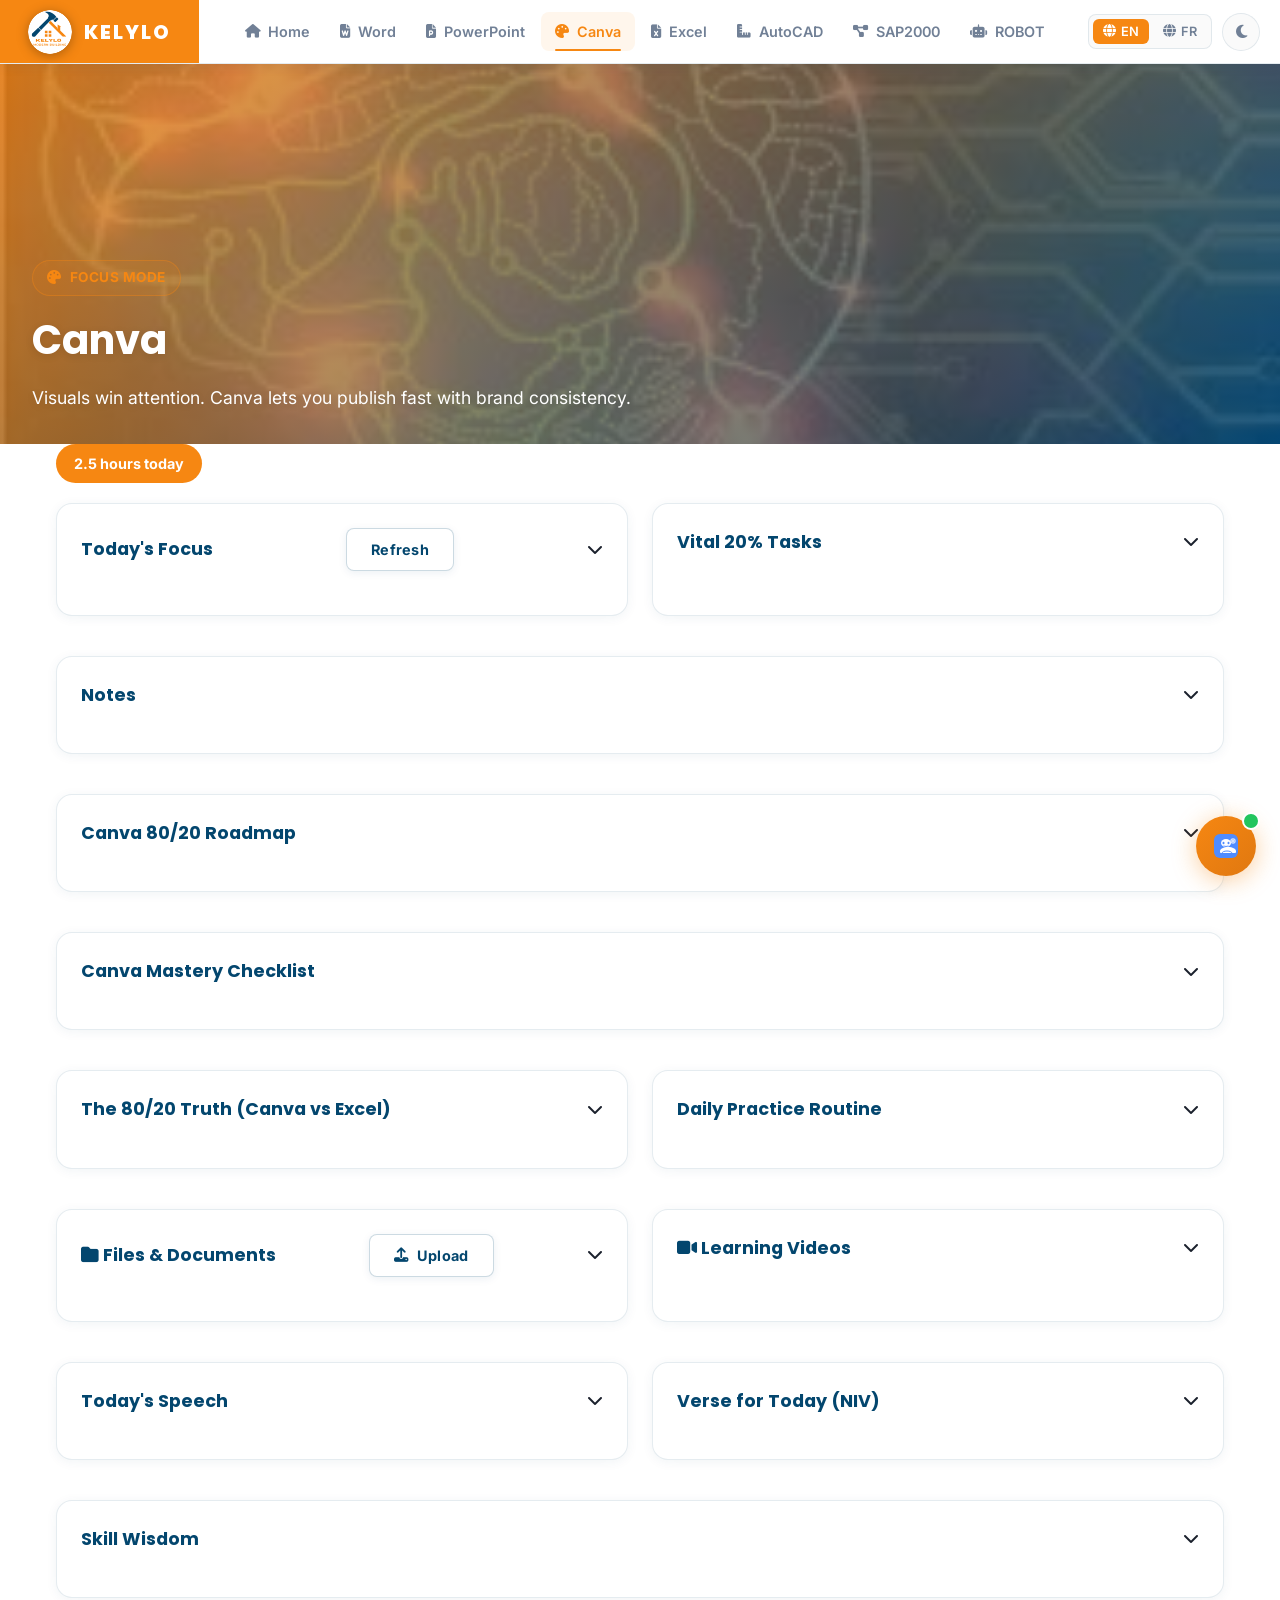
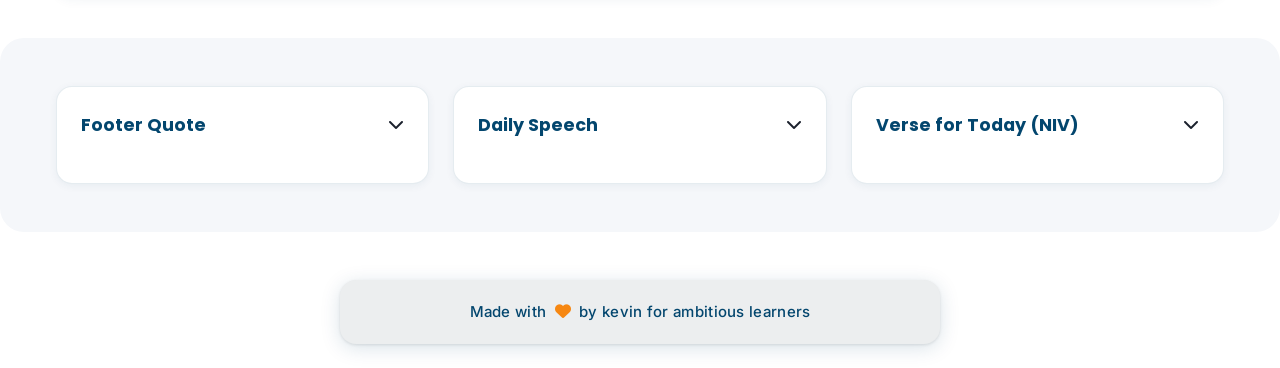
<file: canva.html>
<!doctype html>
<html lang="en">
  <head>
    <meta charset="UTF-8" />
    <meta name="viewport" content="width=device-width, initial-scale=1.0" />
    <meta http-equiv="Cache-Control" content="public, max-age=31536000, immutable" />
    <title>Canva | Ambition Hub</title>
    <link rel="preconnect" href="https://fonts.googleapis.com" />
    <link rel="preconnect" href="https://fonts.gstatic.com" crossorigin />
    <link rel="preconnect" href="https://cdnjs.cloudflare.com" />
    <link rel="preload" href="styles.css?v=20260219" as="style" />
    <link rel="preload" href="script.js?v=20260219" as="script" />
    <link rel="preload" href="images/11.jpg" as="image" />
    <link
      href="https://fonts.googleapis.com/css2?family=Inter:wght@400;500;600;700;800;900&family=Poppins:wght@600;700;800;900&display=swap"
      rel="stylesheet"
      media="print" onload="this.media='all'"
    />
    <link
      rel="stylesheet"
      href="https://cdnjs.cloudflare.com/ajax/libs/font-awesome/6.5.1/css/all.min.css"
      media="print" onload="this.media='all'"
    />
    <link rel="stylesheet" href="styles.css?v=20260219" />
    <link rel="icon" href="images/logo-best.svg" type="image/svg+xml">
    
    <!-- PWA Configuration -->
    <link rel="manifest" href="manifest.json" />
    <meta name="theme-color" content="#f68712" />
    <meta name="apple-mobile-web-app-capable" content="yes" />
    <meta name="apple-mobile-web-app-status-bar-style" content="default" />
    <meta name="apple-mobile-web-app-title" content="KELYLO" />
    <link rel="apple-touch-icon" href="images/logo-best.svg" />
  </head>
  <body data-skill="canva">
    <!-- ── TOP NAV ──────────────────────────────────────────────────────── -->
    <header class="topnav">
      <a href="index.html" class="nav-logo-block">
        <img src="images/logo-best.svg" alt="KELYLO" class="nav-logo" loading="lazy" decoding="async" />
        <span class="nav-brand-name">KELYLO</span>
      </a>
      <nav class="nav-center" id="navLinks"></nav>
      <div class="nav-actions">
        <div class="language-switcher">
          <button class="lang-btn active" data-lang="en">
            <i class="fa-solid fa-globe"></i><span>EN</span>
          </button>
          <button class="lang-btn" data-lang="fr">
            <i class="fa-solid fa-globe"></i><span>FR</span>
          </button>
        </div>
        <button class="theme-toggle" id="themeToggle" aria-label="Toggle theme"><i class="fa-solid fa-moon"></i></button>
        <button class="nav-hamburger" id="navToggle" aria-label="Toggle menu">
          <i class="fa-solid fa-bars"></i>
        </button>
      </div>
    </header>
    <!-- Mobile nav drawer -->
    <nav class="nav-drawer" id="navDrawer"></nav>

      <main class="main">
        <!-- Skill Hero Section -->
        <div class="skill-hero fade-in">
          <img src="images/11.jpg" alt="Canva" class="skill-hero-image" loading="lazy" decoding="async">
          <div class="skill-hero-overlay"></div>
          <div class="skill-hero-content">
            <span class="badge"><i id="skillIcon" class="fa-solid fa-palette"></i> Focus Mode</span>
            <h1 id="skillTitle">Canva</h1>
            <p id="skillWhy">Visuals win attention. Canva lets you publish fast with brand consistency.</p>
          </div>
        </div>

        <div style="margin-bottom: 20px; display: flex; gap: 12px; align-items: center;">
          <span class="accent-badge" id="timeBadge"><i class="fa-solid fa-clock"></i> 2.5 hours today</span>
        </div>

        <section class="grid two fade-in">
          <div class="card">
            <div class="card-title">
              <h3>Today's Focus</h3>
              <button class="button secondary" id="refreshFocus">Refresh</button>
            </div>
            <div class="focus-banner">
              <strong id="todayFocus"></strong>
              <span class="badge">Ship visual assets today.</span>
            </div>
          </div>

          <div class="card">
            <div class="card-title">
              <h3>Vital 20% Tasks</h3>
            </div>
            <ul class="task-list" id="taskList"></ul>
            <div class="task-input">
              <input id="newTaskInput" type="text" placeholder="Add a new vital task" />
              <button class="button" id="addTaskBtn">Add</button>
            </div>
          </div>
        </section>

        <section class="grid fade-in section-gap">
          <div class="card">
            <div class="card-title">
              <h3>Notes</h3>
            </div>
            <textarea class="notes" id="notesInput" placeholder="Write what you learned, mistakes, next steps..."></textarea>
          </div>
        </section>

        <section class="grid fade-in section-gap">
          <div class="card">
            <div class="card-title">
              <h3>Canva 80/20 Roadmap</h3>
            </div>
            <p><strong>Total time:</strong> 2-3 weeks at 3 hours/day.</p>
            <p><strong>Core philosophy:</strong> Canva is for fast, professional engineering visuals, not full graphic design.</p>

            <h4>Week 1: Foundation &amp; Branding</h4>
            <table class="data-table">
              <thead>
                <tr>
                  <th>Day</th>
                  <th>20% Feature</th>
                  <th>Why It Matters</th>
                  <th>Hands-On Task</th>
                </tr>
              </thead>
              <tbody>
                <tr>
                  <td>Day 1</td>
                  <td>Interface &amp; Templates</td>
                  <td>Templates save 90% of design time.</td>
                  <td>Explore templates for Presentation, Resume, Social Media.</td>
                </tr>
                <tr>
                  <td>Day 2</td>
                  <td>Brand Kit</td>
                  <td>Consistent colors, fonts, logo.</td>
                  <td>Create a brand kit with 3 colors and 2 fonts.</td>
                </tr>
                <tr>
                  <td>Day 3</td>
                  <td>Magic Studio AI Tools</td>
                  <td>AI generates editable designs fast.</td>
                  <td>Use Magic Design for an engineering proposal template.</td>
                </tr>
                <tr>
                  <td>Day 4</td>
                  <td>Background Remover</td>
                  <td>Clean profile and site photos.</td>
                  <td>Remove background from a project photo.</td>
                </tr>
                <tr>
                  <td>Day 5</td>
                  <td>Frames &amp; Grids</td>
                  <td>Perfect collages without manual alignment.</td>
                  <td>Create a 6-photo grid with captions.</td>
                </tr>
                <tr>
                  <td>Day 6</td>
                  <td>Elements: Shapes, Lines, Icons</td>
                  <td>Build diagrams and flowcharts.</td>
                  <td>Create a 5-step construction process flow.</td>
                </tr>
                <tr>
                  <td>Day 7</td>
                  <td>Project: Personal Brand Kit</td>
                  <td>Your visual identity.</td>
                  <td>Logo, LinkedIn banner, resume header, email signature.</td>
                </tr>
              </tbody>
            </table>

            <h4>Week 2: Visual Communication for Engineers</h4>
            <table class="data-table">
              <thead>
                <tr>
                  <th>Day</th>
                  <th>20% Feature</th>
                  <th>Why It Matters</th>
                  <th>Hands-On Task</th>
                </tr>
              </thead>
              <tbody>
                <tr>
                  <td>Day 8</td>
                  <td>Charts &amp; Graphs</td>
                  <td>Presentation-ready visuals from data.</td>
                  <td>Import data and build a bar chart.</td>
                </tr>
                <tr>
                  <td>Day 9</td>
                  <td>Magic Write (AI Copy)</td>
                  <td>Instant project descriptions.</td>
                  <td>Generate a 3-sentence portfolio description.</td>
                </tr>
                <tr>
                  <td>Day 10</td>
                  <td>Magic Resize</td>
                  <td>One design, many sizes.</td>
                  <td>Resize a project update to all social sizes.</td>
                </tr>
                <tr>
                  <td>Day 11</td>
                  <td>Pages &amp; Folders</td>
                  <td>Organize multi-page documents.</td>
                  <td>Create a 5-page portfolio layout.</td>
                </tr>
                <tr>
                  <td>Day 12</td>
                  <td>Align, Distribute &amp; Group</td>
                  <td>Professional spacing.</td>
                  <td>Align 10 elements and group them.</td>
                </tr>
                <tr>
                  <td>Day 13</td>
                  <td>Transparency &amp; Layering</td>
                  <td>Depth and readable overlays.</td>
                  <td>Layer text with a semi-transparent shape.</td>
                </tr>
                <tr>
                  <td>Day 14</td>
                  <td>Project: Engineering Portfolio (Part 1)</td>
                  <td>5-page visual portfolio.</td>
                  <td>Title, About, 3 projects with visuals.</td>
                </tr>
              </tbody>
            </table>

            <h4>Week 3: Advanced Communication &amp; Video</h4>
            <table class="data-table">
              <thead>
                <tr>
                  <th>Day</th>
                  <th>20% Feature</th>
                  <th>Why It Matters</th>
                  <th>Hands-On Task</th>
                </tr>
              </thead>
              <tbody>
                <tr>
                  <td>Day 15</td>
                  <td>Video Editor</td>
                  <td>Create walkthroughs fast.</td>
                  <td>Trim 3 clips and add transitions.</td>
                </tr>
                <tr>
                  <td>Day 16</td>
                  <td>Beat Sync &amp; Captions</td>
                  <td>Sync audio and add accessibility.</td>
                  <td>Add music, Beat Sync, auto-captions.</td>
                </tr>
                <tr>
                  <td>Day 17</td>
                  <td>Presenter Notes</td>
                  <td>Present cleanly with notes.</td>
                  <td>Create a 5-slide pitch with notes.</td>
                </tr>
                <tr>
                  <td>Day 18</td>
                  <td>Record &amp; Present</td>
                  <td>Video pitch or client update.</td>
                  <td>Record your 5-slide deck, export MP4.</td>
                </tr>
                <tr>
                  <td>Day 19</td>
                  <td>Canva Sheets &amp; Live Data</td>
                  <td>Visual dashboards linked to data.</td>
                  <td>Create a cost tracking sheet with charts.</td>
                </tr>
                <tr>
                  <td>Day 20</td>
                  <td>QR Codes &amp; Integrations</td>
                  <td>Interactive portfolio assets.</td>
                  <td>Create a QR code to your LinkedIn.</td>
                </tr>
                <tr>
                  <td>Day 21</td>
                  <td>Final Project</td>
                  <td>Portfolio + video package.</td>
                  <td>10-page portfolio, 2-min intro video, exports.</td>
                </tr>
              </tbody>
            </table>
          </div>
        </section>

        <section class="grid fade-in section-gap">
          <div class="card">
            <div class="card-title">
              <h3>Canva Mastery Checklist</h3>
            </div>
            <table class="data-table">
              <thead>
                <tr>
                  <th>Skill</th>
                  <th>Mastered?</th>
                  <th>Notes</th>
                </tr>
              </thead>
              <tbody>
                <tr><td>Brand Kit</td><td>☐</td><td></td></tr>
                <tr><td>Magic Design / AI generation</td><td>☐</td><td></td></tr>
                <tr><td>Background Remover</td><td>☐</td><td></td></tr>
                <tr><td>Frames &amp; Grids</td><td>☐</td><td></td></tr>
                <tr><td>Align, Distribute, Group</td><td>☐</td><td></td></tr>
                <tr><td>Transparency &amp; Layering</td><td>☐</td><td></td></tr>
                <tr><td>Charts &amp; Data Visualization</td><td>☐</td><td></td></tr>
                <tr><td>Magic Resize</td><td>☐</td><td></td></tr>
                <tr><td>Video Editor</td><td>☐</td><td></td></tr>
                <tr><td>Beat Sync &amp; Auto-Captions</td><td>☐</td><td></td></tr>
                <tr><td>Presenter Mode &amp; Recording</td><td>☐</td><td></td></tr>
                <tr><td>Export (PDF, PNG, MP4)</td><td>☐</td><td></td></tr>
              </tbody>
            </table>
          </div>
        </section>

        <section class="grid two fade-in section-gap">
          <div class="card">
            <div class="card-title">
              <h3>The 80/20 Truth (Canva vs Excel)</h3>
            </div>
            <table class="data-table">
              <thead>
                <tr>
                  <th>Aspect</th>
                  <th>Canva</th>
                  <th>Excel</th>
                </tr>
              </thead>
              <tbody>
                <tr><td>The 20% that matters most</td><td>Brand Kit + Magic Studio</td><td>Tables + PivotTables</td></tr>
                <tr><td>What most users miss</td><td>Align tools, Frames, Magic Resize</td><td>Power Query, Dynamic Arrays</td></tr>
                <tr><td>What pros automate</td><td>Templates, Brand Kits</td><td>Power Query, Macros</td></tr>
                <tr><td>The AI feature</td><td>Magic Design, Magic Write, Beat Sync</td><td>Analyze Data, Copilot</td></tr>
                <tr><td>Collaboration feature</td><td>Comments, Real-time editing</td><td>Co-authoring (365), Comments</td></tr>
                <tr><td>Export secret</td><td>PDF print (CMYK) for print</td><td>PDF with bookmarks, print areas set</td></tr>
              </tbody>
            </table>
          </div>

          <div class="card">
            <div class="card-title">
              <h3>Daily Practice Routine</h3>
            </div>
            <ol>
              <li>Open the software.</li>
              <li>Review yesterday's skills (5 min).</li>
              <li>Watch a tutorial on today's feature (10 min).</li>
              <li>Replicate exactly what you saw (10 min).</li>
              <li>Apply it to your own project (5 min).</li>
            </ol>
            <p><strong>Next 2 hours:</strong> Work through hands-on tasks. Break the feature, fix it, understand it.</p>
            <p><strong>Last 30 minutes:</strong> Self-test from memory. Write down one insight. Preview tomorrow.</p>
            <p><em>Remember:</em> "The future belongs to those who learn more skills and combine them in creative ways."</p>
          </div>
        </section>

        <!-- Resources: Files & Videos -->
        <section class="grid two section-gap">
          <!-- Files Section -->
          <div class="card">
            <div class="card-title">
              <h3><i class="fa-solid fa-folder"></i> Files & Documents</h3>
              <button class="button secondary" id="uploadFileBtn">
                <i class="fa-solid fa-upload"></i> Upload
              </button>
            </div>
            <input type="file" id="fileInput" style="display: none;" multiple accept=".pdf,.doc,.docx,.xls,.xlsx,.ppt,.pptx,.txt,.png,.jpg,.jpeg,.zip" />
            <div id="filesList" class="resources-list">
              <p class="empty-state">No files uploaded yet. Click "Upload" to add documents.</p>
            </div>
          </div>

          <!-- Videos Section -->
          <div class="card">
            <div class="card-title">
              <h3><i class="fa-solid fa-video"></i> Learning Videos</h3>
            </div>
            <div class="video-input-section">
              <input type="text" id="videoUrlInput" placeholder="Paste YouTube, Vimeo, or video URL here..." />
              <input type="text" id="videoTitleInput" placeholder="Video title (optional)" />
              <button class="button" id="addVideoBtn">
                <i class="fa-solid fa-plus"></i> Add Video
              </button>
            </div>
            <div id="videosList" class="resources-list">
              <p class="empty-state">No videos added yet. Paste a video URL and click "Add Video".</p>
            </div>
          </div>
        </section>

        <!-- Video Player Modal -->
        <div id="videoPlayerModal" class="video-modal">
          <div class="video-modal-content">
            <button class="video-modal-close" id="closeVideoModal">
              <i class="fa-solid fa-xmark"></i>
            </button>
            <div class="video-player-container" id="videoPlayerContainer"></div>
          </div>
        </div>

        <section class="grid two fade-in section-gap">
          <div class="card">
            <div class="card-title">
              <h3>Today's Speech</h3>
            </div>
            <div class="speech-text" id="scheduledSpeech"></div>
          </div>
          <div class="card">
            <div class="card-title">
              <h3>Verse for Today (NIV)</h3>
            </div>
            <p id="scheduledVerse"></p>
          </div>
        </section>

        <section class="grid fade-in section-gap">
          <div class="card">
            <div class="card-title">
              <h3>Skill Wisdom</h3>
            </div>
            <p>Benjamin Franklin said, "An investment in knowledge pays the best interest."</p>
            <p>Robert Greene noted, "The future belongs to those who learn more skills and combine them in creative ways."</p>
          </div>
        </section>

        <footer class="app-footer fade-in">
          <div class="card">
            <div class="card-title">
              <h3>Footer Quote</h3>
            </div>
            <p id="footerQuote"></p>
          </div>
          <div class="card">
            <div class="card-title">
              <h3>Daily Speech</h3>
            </div>
            <div class="speech-text" id="footerSpeech"></div>
          </div>
          <div class="card">
            <div class="card-title">
              <h3>Verse for Today (NIV)</h3>
            </div>
            <p id="footerVerse"></p>
          </div>
        </footer>
      </main>
      
      <div class="site-credit">
        Made with <i class="fa-solid fa-heart"></i> by kevin for ambitious learners
      </div>

    <!-- AI Assistant Scripts -->
    <script src="config.js"></script>
    <script src="knowledge-base.js"></script>
    <script src="ai-manager.js"></script>
    <script src="ai-chat-ui.js"></script>
    
    <!-- Core Scripts -->
    <script src="resources-manager.js?v=20260219"></script>
    <script src="script.js?v=20260219" defer></script>
  </body>
</html>
</file>
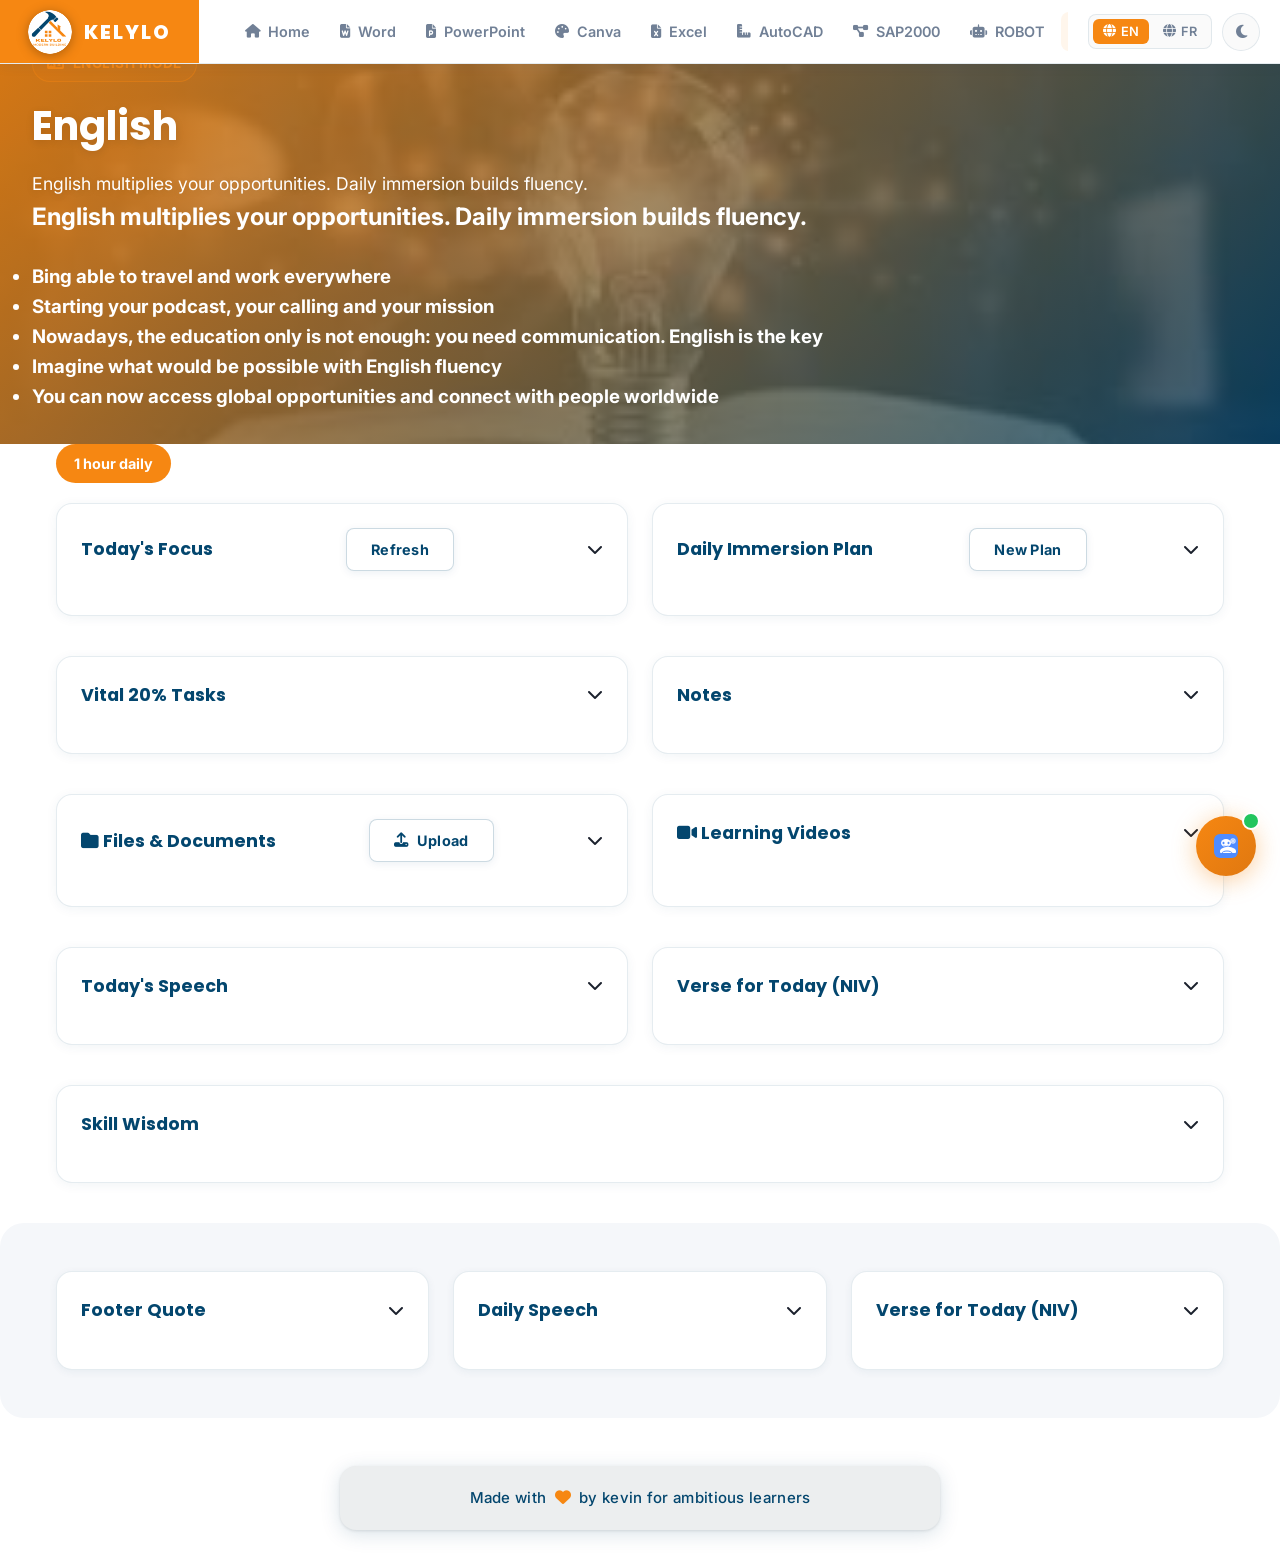
<file: english.html>
<!doctype html>
<html lang="en">
  <head>
    <meta charset="UTF-8" />
    <meta name="viewport" content="width=device-width, initial-scale=1.0" />
    <meta http-equiv="Cache-Control" content="public, max-age=31536000, immutable" />
    <title>English | Ambition Hub</title>
    <link rel="preconnect" href="https://fonts.googleapis.com" />
    <link rel="preconnect" href="https://fonts.gstatic.com" crossorigin />
    <link rel="preconnect" href="https://cdnjs.cloudflare.com" />
    <link rel="preload" href="styles.css?v=20260219" as="style" />
    <link rel="preload" href="script.js?v=20260219" as="script" />
    <link rel="preload" href="images/5.jpg" as="image" />
    <link
      href="https://fonts.googleapis.com/css2?family=Inter:wght@400;500;600;700;800;900&family=Poppins:wght@600;700;800;900&display=swap"
      rel="stylesheet"
      media="print" onload="this.media='all'"
    />
    <link
      rel="stylesheet"
      href="https://cdnjs.cloudflare.com/ajax/libs/font-awesome/6.5.1/css/all.min.css"
      media="print" onload="this.media='all'"
    />
    <link rel="stylesheet" href="styles.css?v=20260219" />
    <link rel="icon" href="images/logo-best.svg" type="image/svg+xml">
    
    <!-- PWA Configuration -->
    <link rel="manifest" href="manifest.json" />
    <meta name="theme-color" content="#f68712" />
    <meta name="apple-mobile-web-app-capable" content="yes" />
    <meta name="apple-mobile-web-app-status-bar-style" content="default" />
    <meta name="apple-mobile-web-app-title" content="KELYLO" />
    <link rel="apple-touch-icon" href="images/logo-best.svg" />
  </head>
  <body data-skill="english">
    <!-- ── TOP NAV ──────────────────────────────────────────────────────── -->
    <header class="topnav">
      <a href="index.html" class="nav-logo-block">
        <img src="images/logo-best.svg" alt="KELYLO" class="nav-logo" loading="lazy" decoding="async" />
        <span class="nav-brand-name">KELYLO</span>
      </a>
      <nav class="nav-center" id="navLinks"></nav>
      <div class="nav-actions">
        <div class="language-switcher">
          <button class="lang-btn active" data-lang="en">
            <i class="fa-solid fa-globe"></i><span>EN</span>
          </button>
          <button class="lang-btn" data-lang="fr">
            <i class="fa-solid fa-globe"></i><span>FR</span>
          </button>
        </div>
        <button class="theme-toggle" id="themeToggle" aria-label="Toggle theme"><i class="fa-solid fa-moon"></i></button>
        <button class="nav-hamburger" id="navToggle" aria-label="Toggle menu">
          <i class="fa-solid fa-bars"></i>
        </button>
      </div>
    </header>
    <!-- Mobile nav drawer -->
    <nav class="nav-drawer" id="navDrawer"></nav>

      <main class="main">
        <!-- Skill Hero Section -->
        <div class="skill-hero fade-in">
          <img src="images/5.jpg" alt="English" class="skill-hero-image" loading="lazy" decoding="async">
          <div class="skill-hero-overlay"></div>
          <div class="skill-hero-content">
            <span class="badge"><i id="skillIcon" class="fa-solid fa-language"></i> English Mode</span>
            <h1 id="skillTitle">Kelylo English</h1>
            <p id="skillWhy"><h2>English multiplies your opportunities. Daily immersion builds fluency.</h2> <br> <h3><ul>
              <li>Bing able to travel and work everywhere</li>
              <li>Starting your podcast, your calling and your mission</li>
              <li>Nowadays, the education only is not enough: you need communication. English is the key</li>
              <li>Imagine what would be possible with English fluency</li>
              <li>You can now access global opportunities and connect with people worldwide</li>
            </ul>
            </h3>
            </p>
          </div>
        </div>

        <div style="margin-bottom: 20px; display: flex; gap: 12px; align-items: center;">
          <span class="accent-badge" id="timeBadge"><i class="fa-solid fa-clock"></i> 1 hour daily</span>
        </div>

        <section class="grid two fade-in">
          <div class="card">
            <div class="card-title">
              <h3>Today's Focus</h3>
              <button class="button secondary" id="refreshFocus">Refresh</button>
            </div>
            <div class="focus-banner">
              <strong id="todayFocus"></strong>
              <span class="badge">Speak, write, think.</span>
            </div>
          </div>

          <div class="card">
            <div class="card-title">
              <h3>Daily Immersion Plan</h3>
              <button class="button secondary" id="englishRefresh">New Plan</button>
            </div>
            <div class="focus-banner">
              <strong id="englishPlan"></strong>
              <span class="badge">1 hour daily.</span>
            </div>
          </div>
        </section>

        <section class="grid two fade-in section-gap">
          <div class="card">
            <div class="card-title">
              <h3>Vital 20% Tasks</h3>
            </div>
            <ul class="task-list" id="taskList"></ul>
            <div class="task-input">
              <input id="newTaskInput" type="text" placeholder="Add a new vital task" />
              <button class="button" id="addTaskBtn">Add</button>
            </div>
          </div>

          <div class="card">
            <div class="card-title">
              <h3>Notes</h3>
            </div>
            <textarea class="notes" id="notesInput" placeholder="Vocabulary, phrases, reflections..."></textarea>
          </div>
        </section>

        <!-- Resources: Files & Videos -->
        <section class="grid two section-gap">
          <!-- Files Section -->
          <div class="card">
            <div class="card-title">
              <h3><i class="fa-solid fa-folder"></i> Files & Documents</h3>
              <button class="button secondary" id="uploadFileBtn">
                <i class="fa-solid fa-upload"></i> Upload
              </button>
            </div>
            <input type="file" id="fileInput" style="display: none;" multiple accept=".pdf,.doc,.docx,.xls,.xlsx,.ppt,.pptx,.txt,.png,.jpg,.jpeg,.zip" />
            <div id="filesList" class="resources-list">
              <p class="empty-state">No files uploaded yet. Click "Upload" to add documents.</p>
            </div>
          </div>

          <!-- Videos Section -->
          <div class="card">
            <div class="card-title">
              <h3><i class="fa-solid fa-video"></i> Learning Videos</h3>
            </div>
            <div class="video-input-section">
              <input type="text" id="videoUrlInput" placeholder="Paste YouTube, Vimeo, or video URL here..." />
              <input type="text" id="videoTitleInput" placeholder="Video title (optional)" />
              <button class="button" id="addVideoBtn">
                <i class="fa-solid fa-plus"></i> Add Video
              </button>
            </div>
            <div id="videosList" class="resources-list">
              <p class="empty-state">No videos added yet. Paste a video URL and click "Add Video".</p>
            </div>
          </div>
        </section>

        <!-- Video Player Modal -->
        <div id="videoPlayerModal" class="video-modal">
          <div class="video-modal-content">
            <button class="video-modal-close" id="closeVideoModal">
              <i class="fa-solid fa-xmark"></i>
            </button>
            <div class="video-player-container" id="videoPlayerContainer"></div>
          </div>
        </div>

        <section class="grid two fade-in section-gap">
          <div class="card">
            <div class="card-title">
              <h3>Today's Speech</h3>
            </div>
            <div class="speech-text" id="scheduledSpeech"></div>
          </div>
          <div class="card">
            <div class="card-title">
              <h3>Verse for Today (NIV)</h3>
            </div>
            <p id="scheduledVerse"></p>
          </div>
        </section>

        <section class="grid fade-in section-gap">
          <div class="card">
            <div class="card-title">
              <h3>Skill Wisdom</h3>
            </div>
            <p>Benjamin Franklin said, "An investment in knowledge pays the best interest."</p>
            <p>Robert Greene noted, "The future belongs to those who learn more skills and combine them in creative ways."</p>
          </div>
        </section>

        <footer class="app-footer fade-in">
          <div class="card">
            <div class="card-title">
              <h3>Footer Quote</h3>
            </div>
            <p id="footerQuote"></p>
          </div>
          <div class="card">
            <div class="card-title">
              <h3>Daily Speech</h3>
            </div>
            <div class="speech-text" id="footerSpeech"></div>
          </div>
          <div class="card">
            <div class="card-title">
              <h3>Verse for Today (NIV)</h3>
            </div>
            <p id="footerVerse"></p>
          </div>
        </footer>
      </main>
      
      <div class="site-credit">
        Made with <i class="fa-solid fa-heart"></i> by kevin for ambitious learners
      </div>

    <!-- AI Assistant Scripts -->
    <script src="config.js"></script>
    <script src="knowledge-base.js"></script>
    <script src="ai-manager.js"></script>
    <script src="ai-chat-ui.js"></script>
    
    <!-- Core Scripts -->
    <script src="resources-manager.js?v=20260219"></script>
    <script src="script.js?v=20260219" defer></script>
  </body>
</html>
</file>
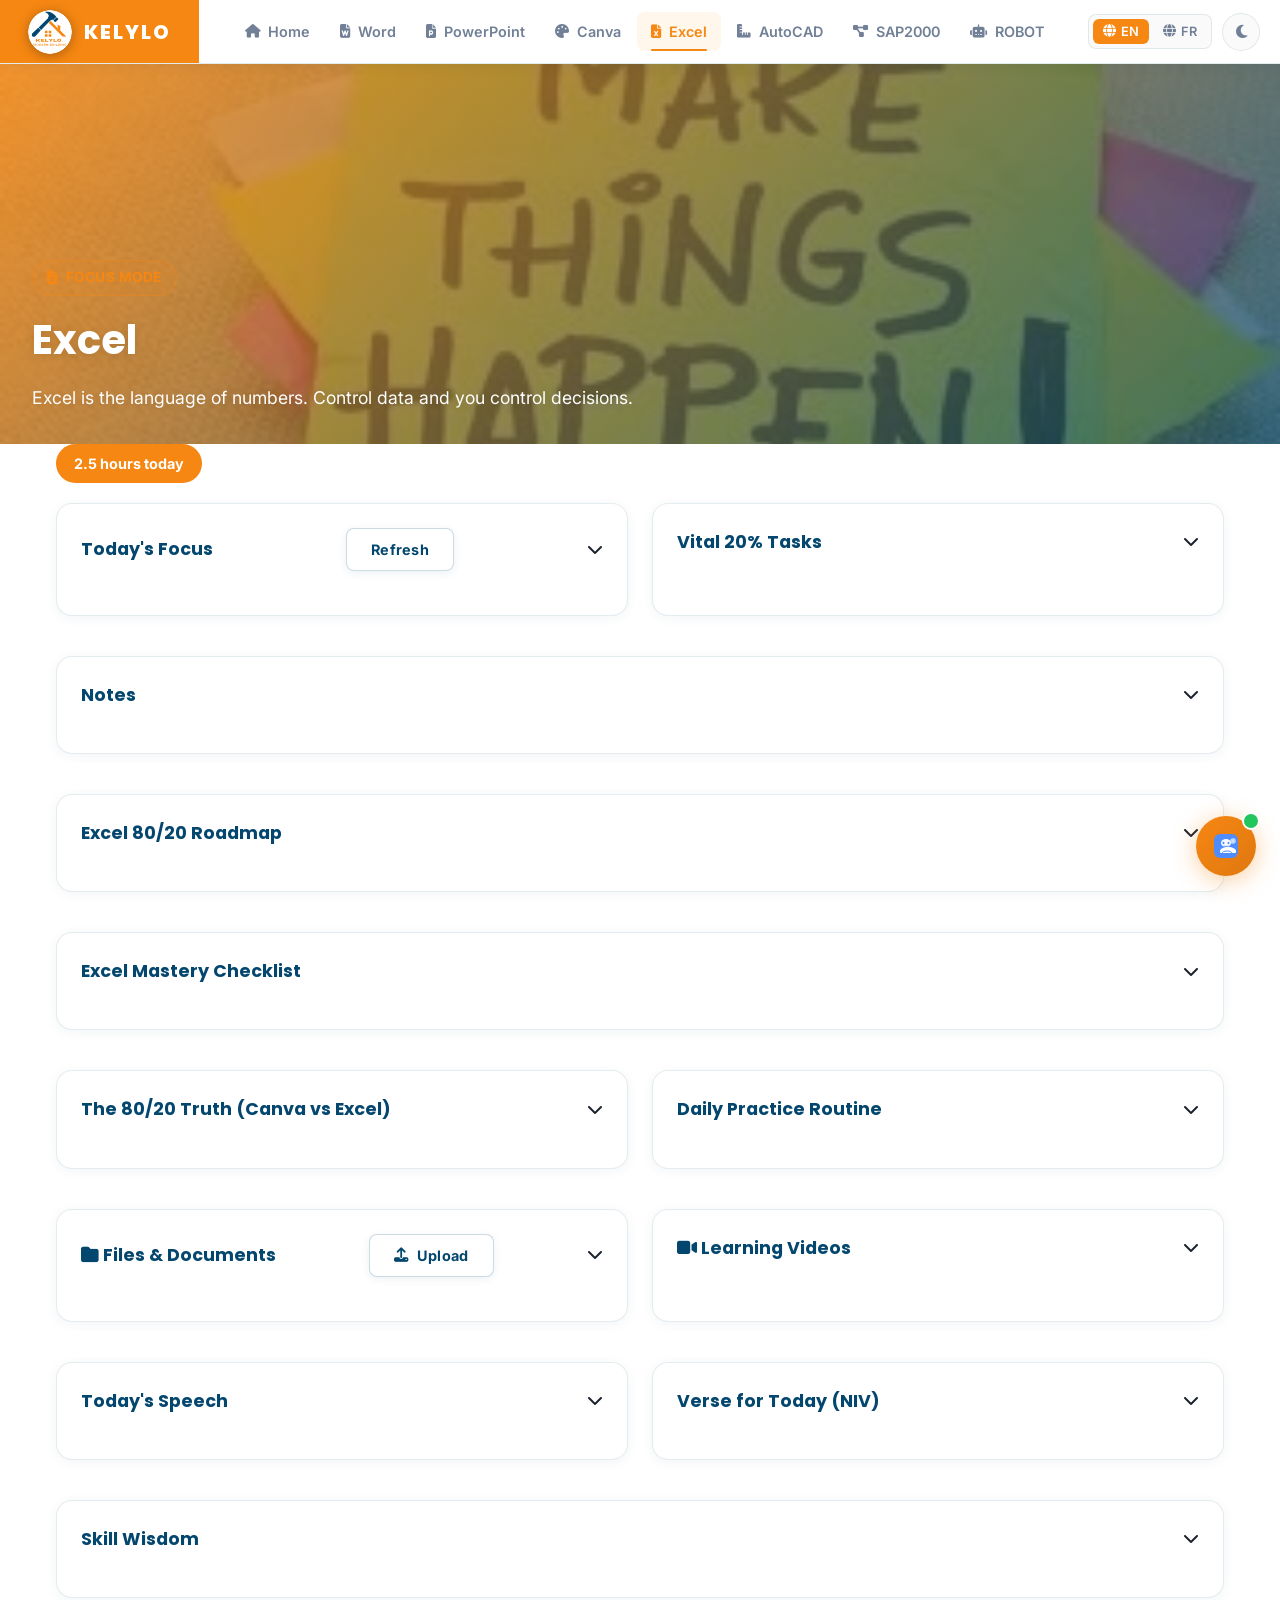
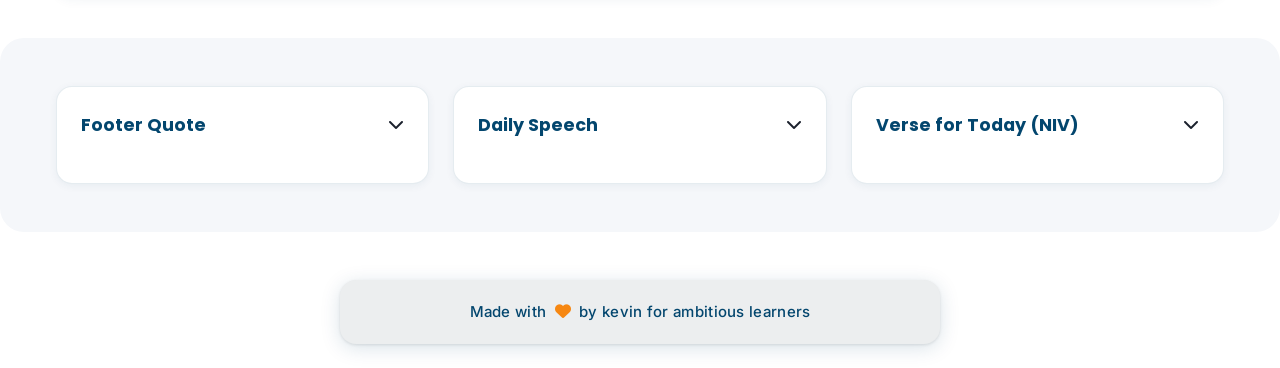
<file: excel.html>
<!doctype html>
<html lang="en">
  <head>
    <meta charset="UTF-8" />
    <meta name="viewport" content="width=device-width, initial-scale=1.0" />
    <meta http-equiv="Cache-Control" content="public, max-age=31536000, immutable" />
    <title>Excel | Ambition Hub</title>
    <link rel="preconnect" href="https://fonts.googleapis.com" />
    <link rel="preconnect" href="https://fonts.gstatic.com" crossorigin />
    <link rel="preconnect" href="https://cdnjs.cloudflare.com" />
    <link rel="preload" href="styles.css?v=20260219" as="style" />
    <link rel="preload" href="script.js?v=20260219" as="script" />
    <link rel="preload" href="images/12.jpg" as="image" />
    <link
      href="https://fonts.googleapis.com/css2?family=Inter:wght@400;500;600;700;800;900&family=Poppins:wght@600;700;800;900&display=swap"
      rel="stylesheet"
      media="print" onload="this.media='all'"
    />
    <link
      rel="stylesheet"
      href="https://cdnjs.cloudflare.com/ajax/libs/font-awesome/6.5.1/css/all.min.css"
      media="print" onload="this.media='all'"
    />
    <link rel="stylesheet" href="styles.css?v=20260219" />
    <link rel="icon" href="images/logo-best.svg" type="image/svg+xml">
    
    <!-- PWA Configuration -->
    <link rel="manifest" href="manifest.json" />
    <meta name="theme-color" content="#f68712" />
    <meta name="apple-mobile-web-app-capable" content="yes" />
    <meta name="apple-mobile-web-app-status-bar-style" content="default" />
    <meta name="apple-mobile-web-app-title" content="KELYLO" />
    <link rel="apple-touch-icon" href="images/logo-best.svg" />
  </head>
  <body data-skill="excel">
    <!-- ── TOP NAV ──────────────────────────────────────────────────────── -->
    <header class="topnav">
      <a href="index.html" class="nav-logo-block">
        <img src="images/logo-best.svg" alt="KELYLO" class="nav-logo" loading="lazy" decoding="async" />
        <span class="nav-brand-name">KELYLO</span>
      </a>
      <nav class="nav-center" id="navLinks"></nav>
      <div class="nav-actions">
        <div class="language-switcher">
          <button class="lang-btn active" data-lang="en">
            <i class="fa-solid fa-globe"></i><span>EN</span>
          </button>
          <button class="lang-btn" data-lang="fr">
            <i class="fa-solid fa-globe"></i><span>FR</span>
          </button>
        </div>
        <button class="theme-toggle" id="themeToggle" aria-label="Toggle theme"><i class="fa-solid fa-moon"></i></button>
        <button class="nav-hamburger" id="navToggle" aria-label="Toggle menu">
          <i class="fa-solid fa-bars"></i>
        </button>
      </div>
    </header>
    <!-- Mobile nav drawer -->
    <nav class="nav-drawer" id="navDrawer"></nav>

      <main class="main">
        <!-- Skill Hero Section -->
        <div class="skill-hero fade-in">
          <img src="images/12.jpg" alt="Excel" class="skill-hero-image" loading="lazy" decoding="async">
          <div class="skill-hero-overlay"></div>
          <div class="skill-hero-content">
            <span class="badge"><i id="skillIcon" class="fa-solid fa-file-excel"></i> Focus Mode</span>
            <h1 id="skillTitle">Excel</h1>
            <p id="skillWhy">Excel is the language of numbers. Control data and you control decisions.</p>
          </div>
        </div>

        <div style="margin-bottom: 20px; display: flex; gap: 12px; align-items: center;">
          <span class="accent-badge" id="timeBadge"><i class="fa-solid fa-clock"></i> 2.5 hours today</span>
        </div>

        <section class="grid two fade-in">
          <div class="card">
            <div class="card-title">
              <h3>Today's Focus</h3>
              <button class="button secondary" id="refreshFocus">Refresh</button>
            </div>
            <div class="focus-banner">
              <strong id="todayFocus"></strong>
              <span class="badge">Build with precision.</span>
            </div>
          </div>

          <div class="card">
            <div class="card-title">
              <h3>Vital 20% Tasks</h3>
            </div>
            <ul class="task-list" id="taskList"></ul>
            <div class="task-input">
              <input id="newTaskInput" type="text" placeholder="Add a new vital task" />
              <button class="button" id="addTaskBtn">Add</button>
            </div>
          </div>
        </section>

        <section class="grid fade-in section-gap">
          <div class="card">
            <div class="card-title">
              <h3>Notes</h3>
            </div>
            <textarea class="notes" id="notesInput" placeholder="Write what you learned, mistakes, next steps..."></textarea>
          </div>
        </section>

        <section class="grid fade-in section-gap">
          <div class="card">
            <div class="card-title">
              <h3>Excel 80/20 Roadmap</h3>
            </div>
            <p><strong>Total time:</strong> 3-4 weeks at 3 hours/day.</p>
            <p><strong>Core philosophy:</strong> Excel is the language of engineering data. The 20% you master handles 80% of real work.</p>

            <h4>Week 1: The Foundation</h4>
            <table class="data-table">
              <thead>
                <tr>
                  <th>Day</th>
                  <th>20% Feature</th>
                  <th>Why It Matters</th>
                  <th>Hands-On Task</th>
                </tr>
              </thead>
              <tbody>
                <tr>
                  <td>Day 1</td>
                  <td>Excel Tables (Ctrl+T)</td>
                  <td>Auto-expand, structured references.</td>
                  <td>Create a 20-row project table and expand it.</td>
                </tr>
                <tr>
                  <td>Day 2</td>
                  <td>SUM, AVERAGE, COUNT</td>
                  <td>Foundation of all calculations.</td>
                  <td>Calculate totals and averages from project data.</td>
                </tr>
                <tr>
                  <td>Day 3</td>
                  <td>Absolute vs Relative References</td>
                  <td>Unlock advanced formulas.</td>
                  <td>Build a multiplication table with $ references.</td>
                </tr>
                <tr>
                  <td>Day 4</td>
                  <td>IF Functions</td>
                  <td>Logic tests for engineering decisions.</td>
                  <td>Mark tests as Pass/Fail based on strength.</td>
                </tr>
                <tr>
                  <td>Day 5</td>
                  <td>Sorting &amp; Filtering</td>
                  <td>Find what matters in big data.</td>
                  <td>Filter projects over a cost threshold.</td>
                </tr>
                <tr>
                  <td>Day 6</td>
                  <td>Conditional Formatting</td>
                  <td>Visual alerts for out-of-spec data.</td>
                  <td>Apply color scales and icon sets.</td>
                </tr>
                <tr>
                  <td>Day 7</td>
                  <td>Project: Construction Log Tracker</td>
                  <td>A real tool you'll use.</td>
                  <td>Create a log with dates, cost, status, alerts.</td>
                </tr>
              </tbody>
            </table>

            <h4>Week 2: Lookups &amp; Intelligence</h4>
            <table class="data-table">
              <thead>
                <tr>
                  <th>Day</th>
                  <th>20% Feature</th>
                  <th>Why It Matters</th>
                  <th>Hands-On Task</th>
                </tr>
              </thead>
              <tbody>
                <tr>
                  <td>Day 8</td>
                  <td>XLOOKUP</td>
                  <td>Modern, flexible lookup.</td>
                  <td>Pull unit costs into a project table.</td>
                </tr>
                <tr>
                  <td>Day 9</td>
                  <td>Named Ranges</td>
                  <td>Readable formulas.</td>
                  <td>Name cost columns and update formulas.</td>
                </tr>
                <tr>
                  <td>Day 10</td>
                  <td>Analyze Data</td>
                  <td>AI-assisted trends and charts.</td>
                  <td>Ask questions on your data table.</td>
                </tr>
                <tr>
                  <td>Day 11</td>
                  <td>PivotTables (Setup)</td>
                  <td>Summarize thousands of rows fast.</td>
                  <td>Create a PivotTable by category.</td>
                </tr>
                <tr>
                  <td>Day 12</td>
                  <td>PivotTables (Grouping &amp; Slicers)</td>
                  <td>Interactive drill-down.</td>
                  <td>Group dates by month, add slicers.</td>
                </tr>
                <tr>
                  <td>Day 13</td>
                  <td>Charts from PivotTables</td>
                  <td>Dynamic visuals.</td>
                  <td>Create a PivotChart with slicers.</td>
                </tr>
                <tr>
                  <td>Day 14</td>
                  <td>Project: Cost Dashboard</td>
                  <td>Interactive summary.</td>
                  <td>Build a cost dashboard with charts.</td>
                </tr>
              </tbody>
            </table>

            <h4>Week 3: Data Cleaning &amp; Advanced Functions</h4>
            <table class="data-table">
              <thead>
                <tr>
                  <th>Day</th>
                  <th>20% Feature</th>
                  <th>Why It Matters</th>
                  <th>Hands-On Task</th>
                </tr>
              </thead>
              <tbody>
                <tr>
                  <td>Day 15</td>
                  <td>Power Query</td>
                  <td>Clean once, refresh forever.</td>
                  <td>Import messy data and clean it.</td>
                </tr>
                <tr>
                  <td>Day 16</td>
                  <td>Text Functions</td>
                  <td>Clean messy text data.</td>
                  <td>Split addresses into components.</td>
                </tr>
                <tr>
                  <td>Day 17</td>
                  <td>Date Functions</td>
                  <td>Durations and workdays.</td>
                  <td>Calculate workdays between dates.</td>
                </tr>
                <tr>
                  <td>Day 18</td>
                  <td>Dynamic Arrays</td>
                  <td>Self-updating lists.</td>
                  <td>Use FILTER, SORT, UNIQUE on projects.</td>
                </tr>
                <tr>
                  <td>Day 19</td>
                  <td>Data Validation</td>
                  <td>Prevent entry errors.</td>
                  <td>Create dropdown status lists.</td>
                </tr>
                <tr>
                  <td>Day 20</td>
                  <td>Goal Seek</td>
                  <td>Solve for unknowns.</td>
                  <td>Find max cost under a budget.</td>
                </tr>
                <tr>
                  <td>Day 21</td>
                  <td>Project: Material Estimator</td>
                  <td>Automated cost tool.</td>
                  <td>Build estimator with dropdowns and XLOOKUP.</td>
                </tr>
              </tbody>
            </table>

            <h4>Week 4: Statistical Analysis &amp; Automation</h4>
            <table class="data-table">
              <thead>
                <tr>
                  <th>Day</th>
                  <th>20% Feature</th>
                  <th>Why It Matters</th>
                  <th>Hands-On Task</th>
                </tr>
              </thead>
              <tbody>
                <tr>
                  <td>Day 22</td>
                  <td>Analysis ToolPak</td>
                  <td>Advanced stats tools.</td>
                  <td>Run descriptive stats on cost data.</td>
                </tr>
                <tr>
                  <td>Day 23</td>
                  <td>Regression Analysis</td>
                  <td>Understand relationships.</td>
                  <td>Run regression and interpret R2.</td>
                </tr>
                <tr>
                  <td>Day 24</td>
                  <td>Correlation &amp; Moving Average</td>
                  <td>Spot trends and smooth noise.</td>
                  <td>Compute correlation and moving average.</td>
                </tr>
                <tr>
                  <td>Day 25</td>
                  <td>LET Function</td>
                  <td>Readable complex formulas.</td>
                  <td>Rewrite a nested formula with LET.</td>
                </tr>
                <tr>
                  <td>Day 26</td>
                  <td>Simple Macros</td>
                  <td>Automate formatting tasks.</td>
                  <td>Record and run a formatting macro.</td>
                </tr>
                <tr>
                  <td>Day 27</td>
                  <td>PDF Export &amp; Printing</td>
                  <td>Professional reports.</td>
                  <td>Set print area, add headers, export PDF.</td>
                </tr>
                <tr>
                  <td>Day 28</td>
                  <td>Final Project</td>
                  <td>Complete management dashboard.</td>
                  <td>Build tables, pivots, charts, slicers, PDF.</td>
                </tr>
              </tbody>
            </table>
          </div>
        </section>

        <section class="grid fade-in section-gap">
          <div class="card">
            <div class="card-title">
              <h3>Excel Mastery Checklist</h3>
            </div>
            <table class="data-table">
              <thead>
                <tr>
                  <th>Skill</th>
                  <th>Mastered?</th>
                  <th>Notes</th>
                </tr>
              </thead>
              <tbody>
                <tr><td>Excel Tables (Ctrl+T)</td><td>☐</td><td></td></tr>
                <tr><td>XLOOKUP</td><td>☐</td><td></td></tr>
                <tr><td>IF Functions</td><td>☐</td><td></td></tr>
                <tr><td>PivotTables + Slicers</td><td>☐</td><td></td></tr>
                <tr><td>Analyze Data (AI)</td><td>☐</td><td></td></tr>
                <tr><td>Power Query</td><td>☐</td><td></td></tr>
                <tr><td>Dynamic Arrays</td><td>☐</td><td></td></tr>
                <tr><td>Data Validation</td><td>☐</td><td></td></tr>
                <tr><td>Conditional Formatting</td><td>☐</td><td></td></tr>
                <tr><td>Analysis ToolPak</td><td>☐</td><td></td></tr>
                <tr><td>Charts + PivotCharts</td><td>☐</td><td></td></tr>
                <tr><td>Named Ranges</td><td>☐</td><td></td></tr>
                <tr><td>Basic Macros</td><td>☐</td><td></td></tr>
                <tr><td>PDF Export</td><td>☐</td><td></td></tr>
              </tbody>
            </table>
          </div>
        </section>

        <section class="grid two fade-in section-gap">
          <div class="card">
            <div class="card-title">
              <h3>The 80/20 Truth (Canva vs Excel)</h3>
            </div>
            <table class="data-table">
              <thead>
                <tr>
                  <th>Aspect</th>
                  <th>Canva</th>
                  <th>Excel</th>
                </tr>
              </thead>
              <tbody>
                <tr><td>The 20% that matters most</td><td>Brand Kit + Magic Studio</td><td>Tables + PivotTables</td></tr>
                <tr><td>What most users miss</td><td>Align tools, Frames, Magic Resize</td><td>Power Query, Dynamic Arrays</td></tr>
                <tr><td>What pros automate</td><td>Templates, Brand Kits</td><td>Power Query, Macros</td></tr>
                <tr><td>The AI feature</td><td>Magic Design, Magic Write, Beat Sync</td><td>Analyze Data, Copilot</td></tr>
                <tr><td>Collaboration feature</td><td>Comments, Real-time editing</td><td>Co-authoring (365), Comments</td></tr>
                <tr><td>Export secret</td><td>PDF print (CMYK) for print</td><td>PDF with bookmarks, print areas set</td></tr>
              </tbody>
            </table>
          </div>

          <div class="card">
            <div class="card-title">
              <h3>Daily Practice Routine</h3>
            </div>
            <ol>
              <li>Open the software.</li>
              <li>Review yesterday's skills (5 min).</li>
              <li>Watch a tutorial on today's feature (10 min).</li>
              <li>Replicate exactly what you saw (10 min).</li>
              <li>Apply it to your own project (5 min).</li>
            </ol>
            <p><strong>Next 2 hours:</strong> Work through hands-on tasks. Break the feature, fix it, understand it.</p>
            <p><strong>Last 30 minutes:</strong> Self-test from memory. Write down one insight. Preview tomorrow.</p>
            <p><em>Remember:</em> "The future belongs to those who learn more skills and combine them in creative ways."</p>
          </div>
        </section>

        <!-- Resources: Files & Videos -->
        <section class="grid two section-gap">
          <!-- Files Section -->
          <div class="card">
            <div class="card-title">
              <h3><i class="fa-solid fa-folder"></i> Files & Documents</h3>
              <button class="button secondary" id="uploadFileBtn">
                <i class="fa-solid fa-upload"></i> Upload
              </button>
            </div>
            <input type="file" id="fileInput" style="display: none;" multiple accept=".pdf,.doc,.docx,.xls,.xlsx,.ppt,.pptx,.txt,.png,.jpg,.jpeg,.zip" />
            <div id="filesList" class="resources-list">
              <p class="empty-state">No files uploaded yet. Click "Upload" to add documents.</p>
            </div>
          </div>

          <!-- Videos Section -->
          <div class="card">
            <div class="card-title">
              <h3><i class="fa-solid fa-video"></i> Learning Videos</h3>
            </div>
            <div class="video-input-section">
              <input type="text" id="videoUrlInput" placeholder="Paste YouTube, Vimeo, or video URL here..." />
              <input type="text" id="videoTitleInput" placeholder="Video title (optional)" />
              <button class="button" id="addVideoBtn">
                <i class="fa-solid fa-plus"></i> Add Video
              </button>
            </div>
            <div id="videosList" class="resources-list">
              <p class="empty-state">No videos added yet. Paste a video URL and click "Add Video".</p>
            </div>
          </div>
        </section>

        <!-- Video Player Modal -->
        <div id="videoPlayerModal" class="video-modal">
          <div class="video-modal-content">
            <button class="video-modal-close" id="closeVideoModal">
              <i class="fa-solid fa-xmark"></i>
            </button>
            <div class="video-player-container" id="videoPlayerContainer"></div>
          </div>
        </div>

        <section class="grid two fade-in section-gap">
          <div class="card">
            <div class="card-title">
              <h3>Today's Speech</h3>
            </div>
            <div class="speech-text" id="scheduledSpeech"></div>
          </div>
          <div class="card">
            <div class="card-title">
              <h3>Verse for Today (NIV)</h3>
            </div>
            <p id="scheduledVerse"></p>
          </div>
        </section>

        <section class="grid fade-in section-gap">
          <div class="card">
            <div class="card-title">
              <h3>Skill Wisdom</h3>
            </div>
            <p>Benjamin Franklin said, "An investment in knowledge pays the best interest."</p>
            <p>Robert Greene noted, "The future belongs to those who learn more skills and combine them in creative ways."</p>
          </div>
        </section>

        <footer class="app-footer fade-in">
          <div class="card">
            <div class="card-title">
              <h3>Footer Quote</h3>
            </div>
            <p id="footerQuote"></p>
          </div>
          <div class="card">
            <div class="card-title">
              <h3>Daily Speech</h3>
            </div>
            <div class="speech-text" id="footerSpeech"></div>
          </div>
          <div class="card">
            <div class="card-title">
              <h3>Verse for Today (NIV)</h3>
            </div>
            <p id="footerVerse"></p>
          </div>
        </footer>
      </main>
      
      <div class="site-credit">
        Made with <i class="fa-solid fa-heart"></i> by kevin for ambitious learners
      </div>

    <!-- AI Assistant Scripts -->
    <script src="config.js"></script>
    <script src="knowledge-base.js"></script>
    <script src="ai-manager.js"></script>
    <script src="ai-chat-ui.js"></script>
    
    <!-- Core Scripts -->
    <script src="resources-manager.js?v=20260219"></script>
    <script src="script.js?v=20260219" defer></script>
  </body>
</html>
</file>
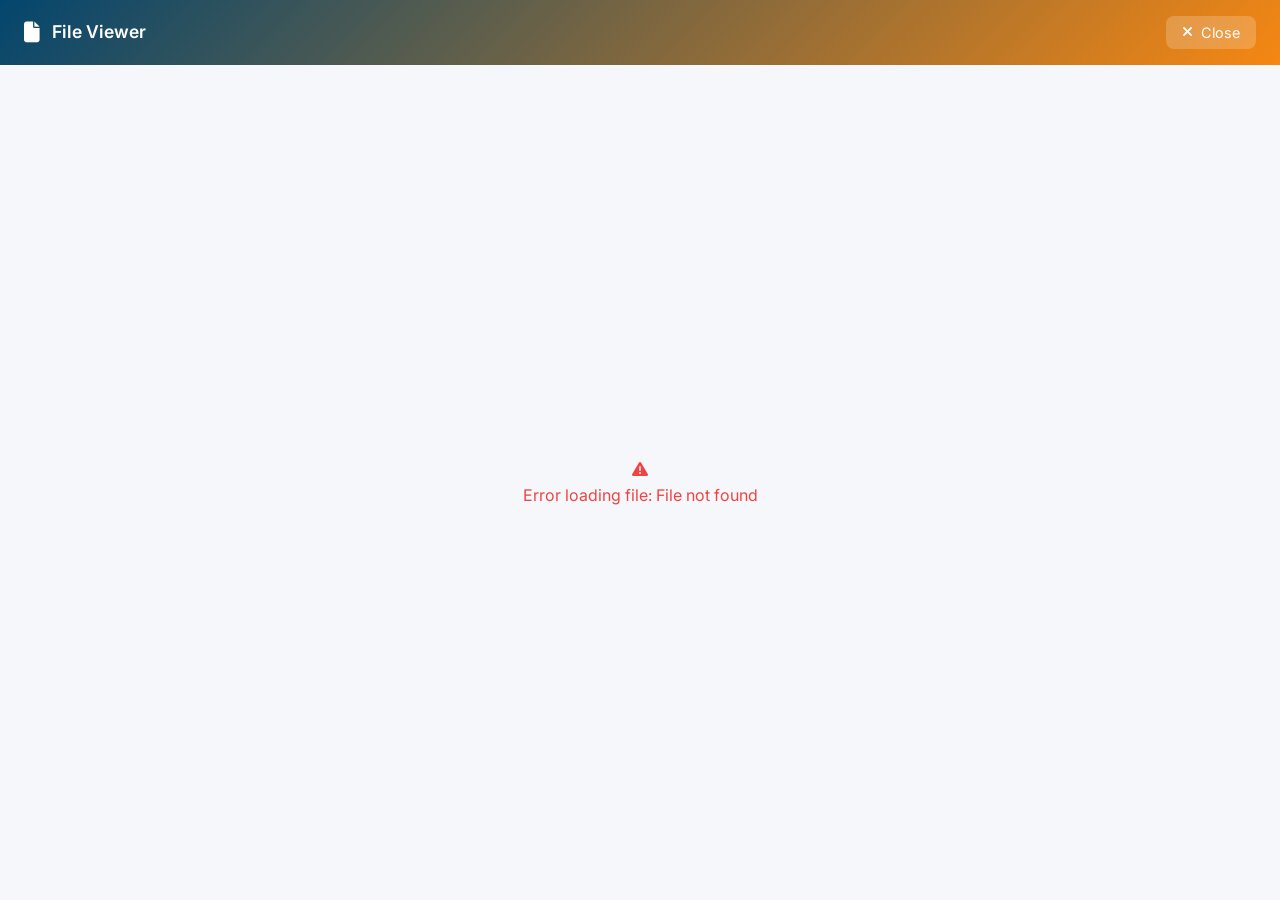
<file: file-viewer.html>
<!doctype html>
<html lang="en">
<head>
  <meta charset="UTF-8" />
  <meta name="viewport" content="width=device-width, initial-scale=1.0" />
  <title>File Viewer | KELYLO</title>
  <link rel="stylesheet" href="https://cdnjs.cloudflare.com/ajax/libs/font-awesome/6.5.1/css/all.min.css" />
  <link rel="stylesheet" href="styles.css" />
  <link rel="icon" href="images/logo-best.svg" type="image/svg+xml" />
  
  <style>
    body {
      margin: 0;
      padding: 0;
      background: var(--bg);
      color: var(--text);
      font-family: 'Inter', sans-serif;
      display: flex;
      flex-direction: column;
      height: 100vh;
      overflow: hidden;
    }

    .viewer-header {
      background: linear-gradient(135deg, var(--brand-navy) 0%, var(--brand-orange) 100%);
      color: white;
      padding: 16px 24px;
      display: flex;
      align-items: center;
      justify-content: space-between;
      box-shadow: 0 2px 8px rgba(0,0,0,0.1);
    }

    .viewer-header h1 {
      margin: 0;
      font-size: 1.1rem;
      font-weight: 600;
      display: flex;
      align-items: center;
      gap: 12px;
    }

    .viewer-header h1 i {
      font-size: 1.3rem;
    }

    .viewer-actions {
      display: flex;
      gap: 12px;
      align-items: center;
    }

    .viewer-btn {
      background: rgba(255, 255, 255, 0.2);
      border: none;
      color: white;
      padding: 8px 16px;
      border-radius: 8px;
      cursor: pointer;
      display: flex;
      align-items: center;
      gap: 8px;
      font-size: 0.9rem;
      transition: background 0.2s;
    }

    .viewer-btn:hover {
      background: rgba(255, 255, 255, 0.3);
    }

    .viewer-content {
      flex: 1;
      display: flex;
      align-items: center;
      justify-content: center;
      padding: 24px;
      overflow: auto;
      background: var(--bg-hover);
    }

    .viewer-content img {
      max-width: 100%;
      max-height: 100%;
      object-fit: contain;
      border-radius: 12px;
      box-shadow: 0 4px 20px rgba(0,0,0,0.15);
    }

    .viewer-content video {
      max-width: 100%;
      max-height: 100%;
      border-radius: 12px;
      box-shadow: 0 4px 20px rgba(0,0,0,0.15);
    }

    .viewer-content iframe {
      width: 100%;
      height: 100%;
      border: none;
      border-radius: 12px;
      box-shadow: 0 4px 20px rgba(0,0,0,0.15);
    }

    .file-info {
      background: white;
      padding: 24px;
      border-radius: 12px;
      box-shadow: 0 4px 20px rgba(0,0,0,0.1);
      max-width: 500px;
      text-align: center;
    }

    .file-info-icon {
      font-size: 4rem;
      color: var(--brand-orange);
      margin-bottom: 16px;
    }

    .file-info h2 {
      margin: 0 0 16px 0;
      font-size: 1.3rem;
      color: var(--brand-navy);
      word-break: break-word;
    }

    .file-info-details {
      display: flex;
      flex-direction: column;
      gap: 8px;
      text-align: left;
      margin-top: 16px;
      padding-top: 16px;
      border-top: 1px solid #E5E7EB;
    }

    .file-info-row {
      display: flex;
      justify-content: space-between;
      font-size: 0.9rem;
    }

    .file-info-label {
      color: var(--text-dim);
    }

    .file-info-value {
      color: var(--text);
      font-weight: 500;
    }

    .error-message {
      color: #EF4444;
      text-align: center;
      padding: 24px;
    }

    .loading {
      text-align: center;
      padding: 48px;
      color: var(--text-dim);
    }

    .loading i {
      font-size: 3rem;
      color: var(--brand-orange);
      animation: spin 1s linear infinite;
    }

    @keyframes spin {
      from { transform: rotate(0deg); }
      to { transform: rotate(360deg); }
    }
  </style>
</head>
<body>
  <div class="viewer-header">
    <h1>
      <i class="fa-solid fa-file"></i>
      <span id="fileName">Loading...</span>
    </h1>
    <div class="viewer-actions">
      <button class="viewer-btn" id="downloadBtn" style="display: none;">
        <i class="fa-solid fa-download"></i>
        Download
      </button>
      <button class="viewer-btn" onclick="window.close()">
        <i class="fa-solid fa-times"></i>
        Close
      </button>
    </div>
  </div>

  <div class="viewer-content" id="viewerContent">
    <div class="loading">
      <i class="fa-solid fa-spinner"></i>
      <p>Loading file...</p>
    </div>
  </div>

  <script src="resources-manager.js"></script>
  <script>
    // Get file ID from URL
    const urlParams = new URLSearchParams(window.location.search);
    const fileId = urlParams.get('id');
    const fileName = urlParams.get('name');

    // Update title
    document.getElementById('fileName').textContent = decodeURIComponent(fileName || 'File Viewer');
    document.title = `${decodeURIComponent(fileName || 'File')} | KELYLO`;

    // Load file data
    async function loadFile() {
      try {
        // Get file data from sessionStorage (passed from parent window)
        const fileDataString = sessionStorage.getItem(`file_${fileId}`);
        
        if (!fileDataString) {
          // If not in session, try to load from IndexedDB
          await ResourcesManager.initDB();
          const allFiles = await ResourcesManager.getFiles('*'); // Get all files
          const fileData = allFiles.find(f => f.id == fileId);
          
          if (!fileData) {
            throw new Error('File not found');
          }
          
          displayFile(fileData);
        } else {
          const fileData = JSON.parse(fileDataString);
          displayFile(fileData);
        }
      } catch (error) {
        console.error('Error loading file:', error);
        document.getElementById('viewerContent').innerHTML = `
          <div class="error-message">
            <i class="fa-solid fa-exclamation-triangle"></i>
            <p>Error loading file: ${error.message}</p>
          </div>
        `;
      }
    }

    function displayFile(fileData) {
      const content = document.getElementById('viewerContent');
      const downloadBtn = document.getElementById('downloadBtn');
      
      // Show download button
      downloadBtn.style.display = 'flex';
      downloadBtn.onclick = () => {
        const a = document.createElement('a');
        a.href = fileData.data;
        a.download = fileData.name;
        a.click();
      };

      // Update header icon
      const headerIcon = document.querySelector('.viewer-header h1 i');
      headerIcon.className = `fa-solid ${ResourcesManager.getFileIcon(fileData.type)}`;

      // Display based on file type
      if (fileData.type.startsWith('image/')) {
        // Image viewer with proper scaling - maintains aspect ratio
        const img = new Image();
        img.onload = function() {
          const aspectRatio = this.width / this.height;
          const displayStyle = aspectRatio > 1 
            ? `max-width: 100%; width: auto; height: auto; max-height: 90vh;` 
            : `max-height: 90vh; height: auto; width: auto; max-width: 100%;`;
          
          content.innerHTML = `
            <img 
              src="${fileData.data}" 
              alt="${fileData.name}" 
              style="${displayStyle} object-fit: contain; border-radius: 12px; box-shadow: 0 8px 32px rgba(0,0,0,0.2);" />
          `;
        };
        img.src = fileData.data;
      } 
      else if (fileData.type.startsWith('video/')) {
        // Video player with full controls, fullscreen, and proper 16:9 aspect ratio (default for most videos)
        content.innerHTML = `
          <div style="position: relative; width: 100%; max-width: 1920px; aspect-ratio: 16/9; margin: auto;">
            <video 
              controls 
              controlsList="nodownload" 
              style="position: absolute; top: 0; left: 0; width: 100%; height: 100%; object-fit: contain; background: #000; border-radius: 12px; box-shadow: 0 8px 32px rgba(0,0,0,0.2);"
              onloadedmetadata="this.style.aspectRatio = this.videoWidth + '/' + this.videoHeight">
              <source src="${fileData.data}" type="${fileData.type}" />
              Your browser does not support the video tag.
            </video>
          </div>
        `;
      }
      else if (fileData.type === 'application/pdf') {
        // PDF viewer
        content.innerHTML = `<iframe src="${fileData.data}" title="${fileData.name}"></iframe>`;
      }
      else if (fileData.type.startsWith('text/')) {
        // Text viewer
        fetch(fileData.data)
          .then(res => res.text())
          .then(text => {
            content.innerHTML = `
              <div class="file-info" style="max-width: 800px; text-align: left;">
                <div class="file-info-icon">
                  <i class="fa-solid fa-file-lines"></i>
                </div>
                <h2>${fileData.name}</h2>
                <pre style="text-align: left; white-space: pre-wrap; word-break: break-word; background: #F3F4F6; padding: 16px; border-radius: 8px; overflow: auto; max-height: 500px;">${text}</pre>
              </div>
            `;
          });
      }
      else {
        // Generic file info
        content.innerHTML = `
          <div class="file-info">
            <div class="file-info-icon">
              <i class="fa-solid ${ResourcesManager.getFileIcon(fileData.type)}"></i>
            </div>
            <h2>${fileData.name}</h2>
            <p>This file type cannot be previewed in the browser.</p>
            <div class="file-info-details">
              <div class="file-info-row">
                <span class="file-info-label">Type:</span>
                <span class="file-info-value">${fileData.type || 'Unknown'}</span>
              </div>
              <div class="file-info-row">
                <span class="file-info-label">Size:</span>
                <span class="file-info-value">${ResourcesManager.formatFileSize(fileData.size)}</span>
              </div>
              <div class="file-info-row">
                <span class="file-info-label">Uploaded:</span>
                <span class="file-info-value">${new Date(fileData.uploadDate).toLocaleDateString()}</span>
              </div>
            </div>
          </div>
        `;
      }
    }

    // Load file on page load
    loadFile();
  </script>
</body>
</html>
</file>
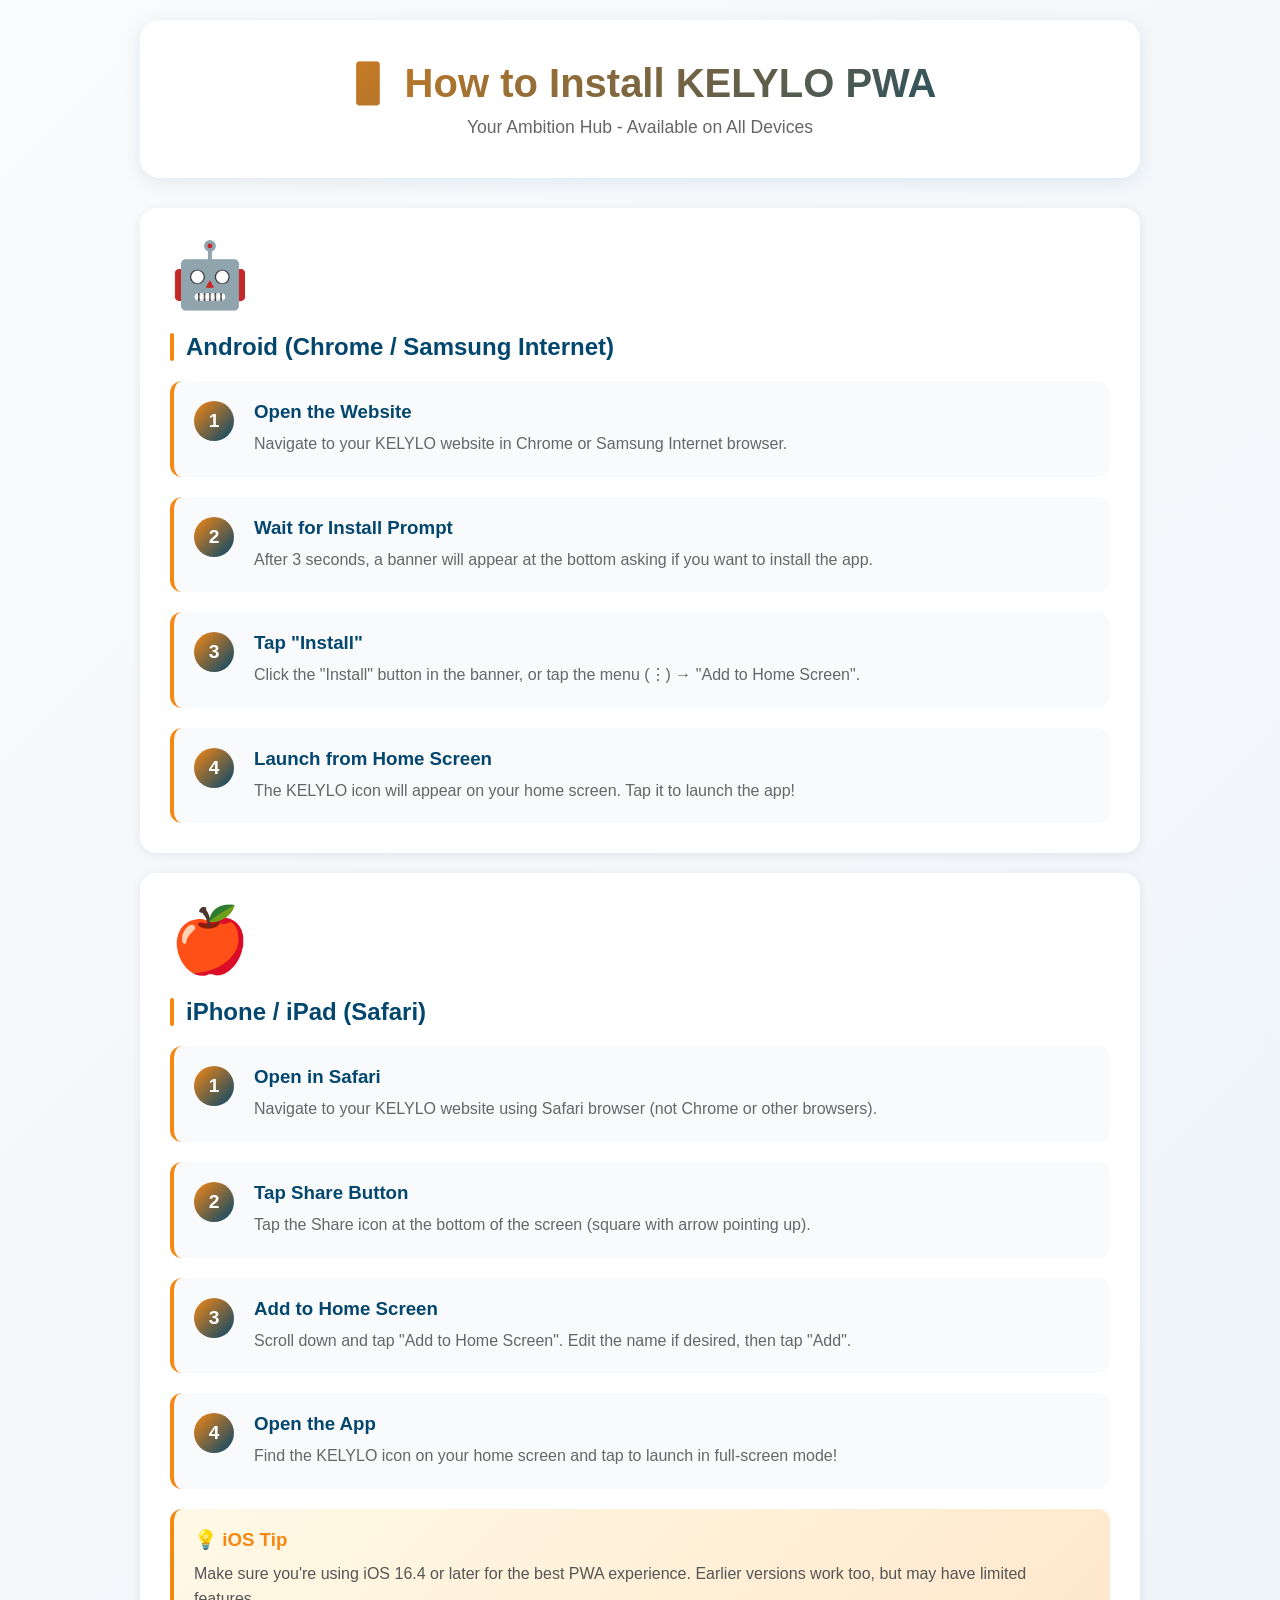
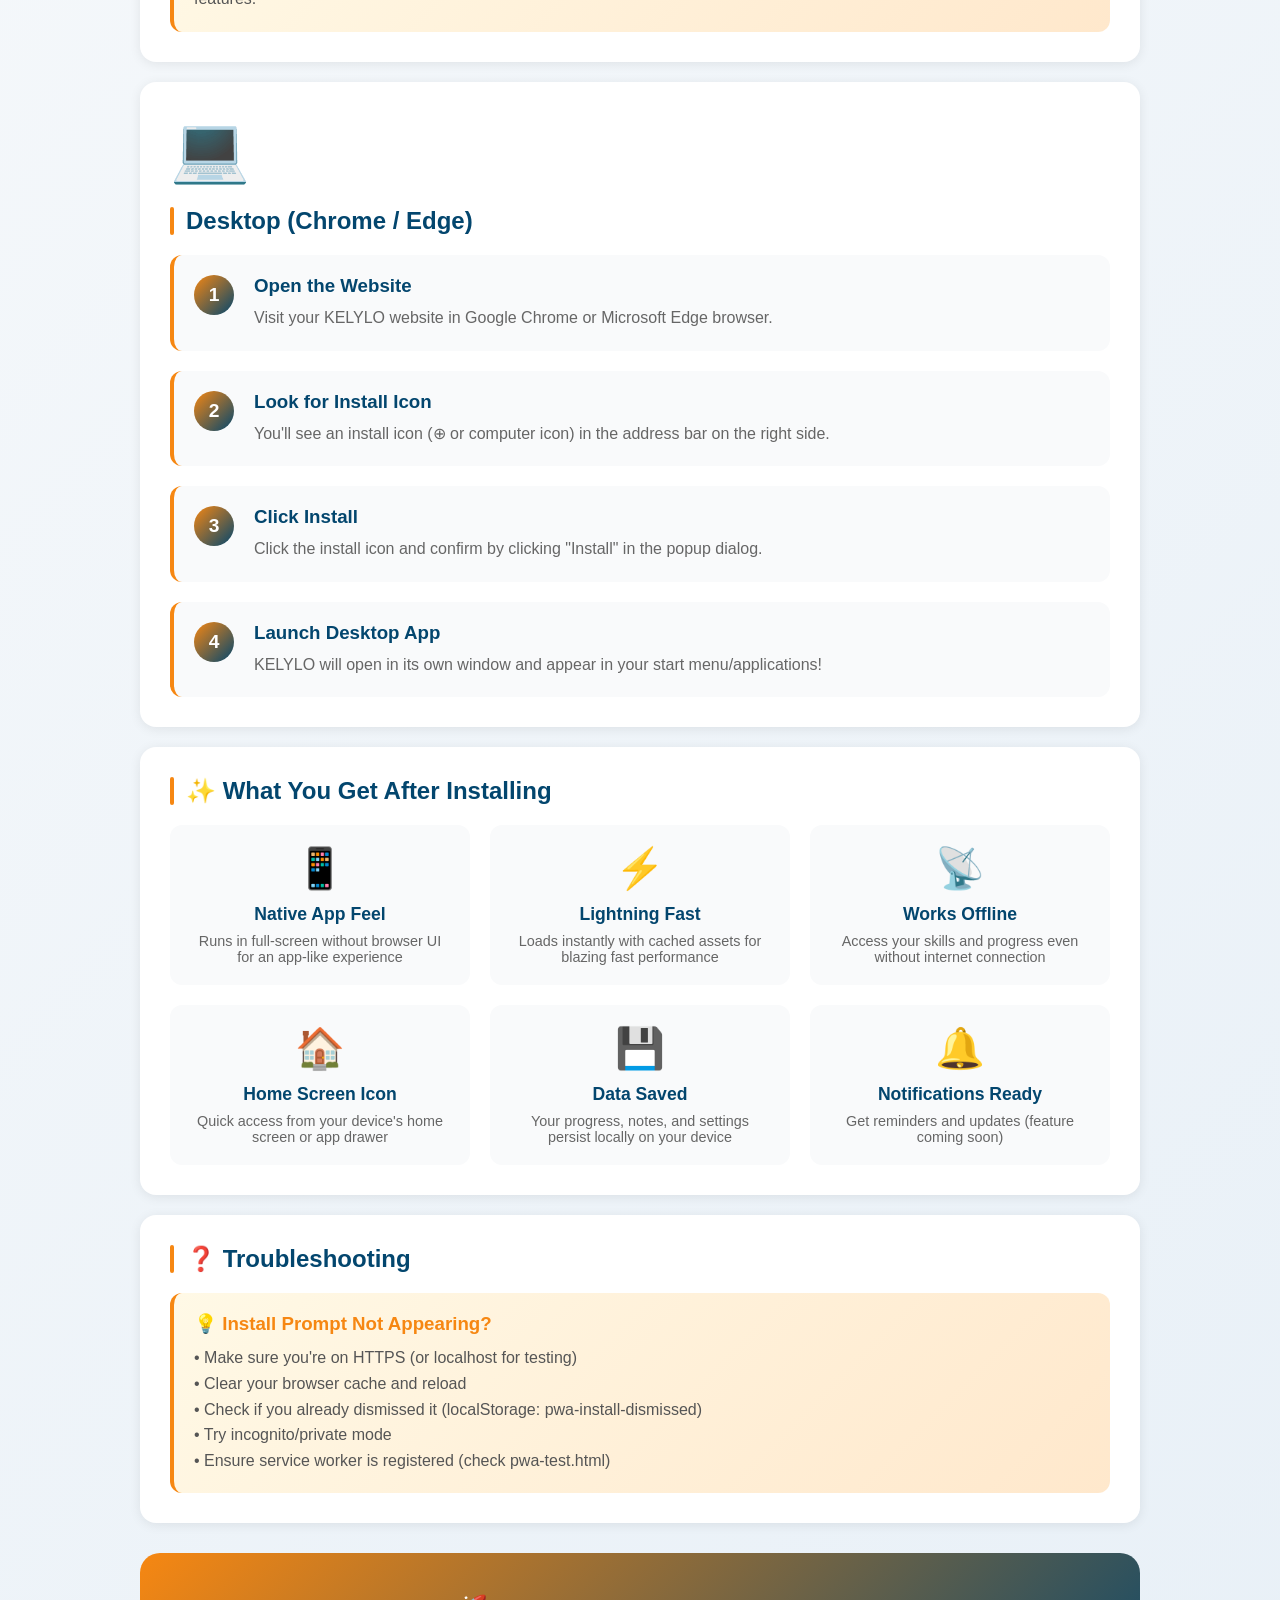
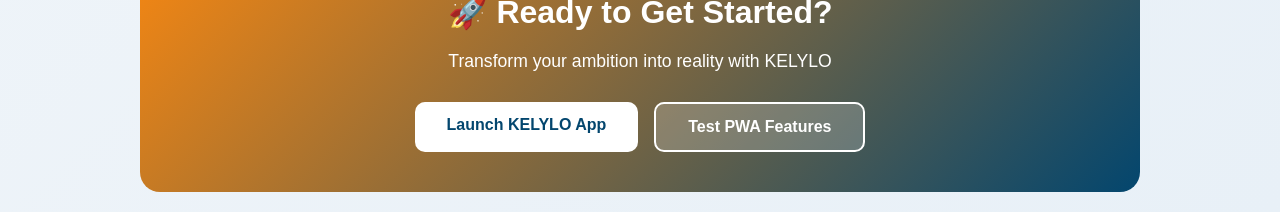
<file: install-guide.html>
<!DOCTYPE html>
<html lang="en">
<head>
    <meta charset="UTF-8">
    <meta name="viewport" content="width=device-width, initial-scale=1.0">
    <title>Install Guide - KELYLO PWA</title>
    <style>
        * {
            margin: 0;
            padding: 0;
            box-sizing: border-box;
        }
        
        body {
            font-family: 'Segoe UI', Tahoma, Geneva, Verdana, sans-serif;
            background: linear-gradient(135deg, #fafbfc 0%, #e8f0f7 100%);
            min-height: 100vh;
            padding: 20px;
        }
        
        .container {
            max-width: 1000px;
            margin: 0 auto;
        }
        
        header {
            text-align: center;
            padding: 40px 20px;
            background: white;
            border-radius: 20px;
            margin-bottom: 30px;
            box-shadow: 0 4px 20px rgba(3, 70, 110, 0.1);
        }
        
        h1 {
            font-size: 2.5rem;
            background: linear-gradient(135deg, #f68712, #03466e);
            -webkit-background-clip: text;
            -webkit-text-fill-color: transparent;
            margin-bottom: 10px;
        }
        
        .subtitle {
            color: #666;
            font-size: 1.1rem;
        }
        
        .guide-section {
            background: white;
            border-radius: 16px;
            padding: 30px;
            margin-bottom: 20px;
            box-shadow: 0 2px 12px rgba(0, 0, 0, 0.08);
        }
        
        .guide-section h2 {
            color: #03466e;
            margin-bottom: 20px;
            display: flex;
            align-items: center;
            gap: 12px;
        }
        
        .guide-section h2::before {
            content: '';
            display: inline-block;
            width: 4px;
            height: 28px;
            background: #f68712;
            border-radius: 2px;
        }
        
        .steps {
            display: grid;
            gap: 20px;
        }
        
        .step {
            display: flex;
            gap: 20px;
            align-items: start;
            padding: 20px;
            background: #f9fafb;
            border-radius: 12px;
            border-left: 4px solid #f68712;
            transition: all 0.3s;
        }
        
        .step:hover {
            transform: translateX(8px);
            box-shadow: 0 4px 16px rgba(246, 135, 18, 0.2);
        }
        
        .step-number {
            background: linear-gradient(135deg, #f68712, #03466e);
            color: white;
            width: 40px;
            height: 40px;
            border-radius: 50%;
            display: flex;
            align-items: center;
            justify-content: center;
            font-weight: bold;
            font-size: 1.2rem;
            flex-shrink: 0;
        }
        
        .step-content h3 {
            color: #03466e;
            margin-bottom: 8px;
        }
        
        .step-content p {
            color: #666;
            line-height: 1.6;
        }
        
        .platform-icon {
            font-size: 4rem;
            margin-bottom: 20px;
        }
        
        .tip-box {
            background: linear-gradient(135deg, #fff9e6, #ffe8cc);
            border-left: 4px solid #f68712;
            padding: 20px;
            border-radius: 12px;
            margin-top: 20px;
        }
        
        .tip-box h3 {
            color: #f68712;
            margin-bottom: 10px;
            display: flex;
            align-items: center;
            gap: 8px;
        }
        
        .tip-box p {
            color: #555;
            line-height: 1.6;
        }
        
        .features-grid {
            display: grid;
            grid-template-columns: repeat(auto-fit, minmax(250px, 1fr));
            gap: 20px;
            margin-top: 20px;
        }
        
        .feature-card {
            background: #f9fafb;
            padding: 20px;
            border-radius: 12px;
            text-align: center;
            transition: all 0.3s;
        }
        
        .feature-card:hover {
            transform: translateY(-4px);
            box-shadow: 0 8px 24px rgba(3, 70, 110, 0.15);
        }
        
        .feature-icon {
            font-size: 2.5rem;
            margin-bottom: 12px;
        }
        
        .feature-card h3 {
            color: #03466e;
            margin-bottom: 8px;
            font-size: 1.1rem;
        }
        
        .feature-card p {
            color: #666;
            font-size: 0.9rem;
        }
        
        .cta-section {
            text-align: center;
            padding: 40px;
            background: linear-gradient(135deg, #f68712, #03466e);
            border-radius: 20px;
            color: white;
            margin-top: 30px;
        }
        
        .cta-section h2 {
            font-size: 2rem;
            margin-bottom: 20px;
        }
        
        .cta-buttons {
            display: flex;
            gap: 16px;
            justify-content: center;
            flex-wrap: wrap;
        }
        
        .btn {
            padding: 14px 32px;
            border-radius: 10px;
            font-weight: bold;
            text-decoration: none;
            transition: all 0.3s;
            display: inline-block;
        }
        
        .btn-primary {
            background: white;
            color: #03466e;
        }
        
        .btn-primary:hover {
            transform: translateY(-2px);
            box-shadow: 0 6px 20px rgba(255, 255, 255, 0.3);
        }
        
        .btn-secondary {
            background: rgba(255, 255, 255, 0.2);
            color: white;
            border: 2px solid white;
        }
        
        .btn-secondary:hover {
            background: rgba(255, 255, 255, 0.3);
        }
        
        @media (max-width: 768px) {
            h1 {
                font-size: 1.8rem;
            }
            
            .cta-buttons {
                flex-direction: column;
            }
            
            .btn {
                width: 100%;
            }
        }
    </style>
</head>
<body>
    <div class="container">
        <header>
            <h1>📱 How to Install KELYLO PWA</h1>
            <p class="subtitle">Your Ambition Hub - Available on All Devices</p>
        </header>

        <!-- Android Section -->
        <div class="guide-section">
            <div class="platform-icon">🤖</div>
            <h2>Android (Chrome / Samsung Internet)</h2>
            <div class="steps">
                <div class="step">
                    <div class="step-number">1</div>
                    <div class="step-content">
                        <h3>Open the Website</h3>
                        <p>Navigate to your KELYLO website in Chrome or Samsung Internet browser.</p>
                    </div>
                </div>
                <div class="step">
                    <div class="step-number">2</div>
                    <div class="step-content">
                        <h3>Wait for Install Prompt</h3>
                        <p>After 3 seconds, a banner will appear at the bottom asking if you want to install the app.</p>
                    </div>
                </div>
                <div class="step">
                    <div class="step-number">3</div>
                    <div class="step-content">
                        <h3>Tap "Install"</h3>
                        <p>Click the "Install" button in the banner, or tap the menu (⋮) → "Add to Home Screen".</p>
                    </div>
                </div>
                <div class="step">
                    <div class="step-number">4</div>
                    <div class="step-content">
                        <h3>Launch from Home Screen</h3>
                        <p>The KELYLO icon will appear on your home screen. Tap it to launch the app!</p>
                    </div>
                </div>
            </div>
        </div>

        <!-- iOS Section -->
        <div class="guide-section">
            <div class="platform-icon">🍎</div>
            <h2>iPhone / iPad (Safari)</h2>
            <div class="steps">
                <div class="step">
                    <div class="step-number">1</div>
                    <div class="step-content">
                        <h3>Open in Safari</h3>
                        <p>Navigate to your KELYLO website using Safari browser (not Chrome or other browsers).</p>
                    </div>
                </div>
                <div class="step">
                    <div class="step-number">2</div>
                    <div class="step-content">
                        <h3>Tap Share Button</h3>
                        <p>Tap the Share icon at the bottom of the screen (square with arrow pointing up).</p>
                    </div>
                </div>
                <div class="step">
                    <div class="step-number">3</div>
                    <div class="step-content">
                        <h3>Add to Home Screen</h3>
                        <p>Scroll down and tap "Add to Home Screen". Edit the name if desired, then tap "Add".</p>
                    </div>
                </div>
                <div class="step">
                    <div class="step-number">4</div>
                    <div class="step-content">
                        <h3>Open the App</h3>
                        <p>Find the KELYLO icon on your home screen and tap to launch in full-screen mode!</p>
                    </div>
                </div>
            </div>
            <div class="tip-box">
                <h3>💡 iOS Tip</h3>
                <p>Make sure you're using iOS 16.4 or later for the best PWA experience. Earlier versions work too, but may have limited features.</p>
            </div>
        </div>

        <!-- Desktop Section -->
        <div class="guide-section">
            <div class="platform-icon">💻</div>
            <h2>Desktop (Chrome / Edge)</h2>
            <div class="steps">
                <div class="step">
                    <div class="step-number">1</div>
                    <div class="step-content">
                        <h3>Open the Website</h3>
                        <p>Visit your KELYLO website in Google Chrome or Microsoft Edge browser.</p>
                    </div>
                </div>
                <div class="step">
                    <div class="step-number">2</div>
                    <div class="step-content">
                        <h3>Look for Install Icon</h3>
                        <p>You'll see an install icon (⊕ or computer icon) in the address bar on the right side.</p>
                    </div>
                </div>
                <div class="step">
                    <div class="step-number">3</div>
                    <div class="step-content">
                        <h3>Click Install</h3>
                        <p>Click the install icon and confirm by clicking "Install" in the popup dialog.</p>
                    </div>
                </div>
                <div class="step">
                    <div class="step-number">4</div>
                    <div class="step-content">
                        <h3>Launch Desktop App</h3>
                        <p>KELYLO will open in its own window and appear in your start menu/applications!</p>
                    </div>
                </div>
            </div>
        </div>

        <!-- Features Section -->
        <div class="guide-section">
            <h2>✨ What You Get After Installing</h2>
            <div class="features-grid">
                <div class="feature-card">
                    <div class="feature-icon">📱</div>
                    <h3>Native App Feel</h3>
                    <p>Runs in full-screen without browser UI for an app-like experience</p>
                </div>
                <div class="feature-card">
                    <div class="feature-icon">⚡</div>
                    <h3>Lightning Fast</h3>
                    <p>Loads instantly with cached assets for blazing fast performance</p>
                </div>
                <div class="feature-card">
                    <div class="feature-icon">📡</div>
                    <h3>Works Offline</h3>
                    <p>Access your skills and progress even without internet connection</p>
                </div>
                <div class="feature-card">
                    <div class="feature-icon">🏠</div>
                    <h3>Home Screen Icon</h3>
                    <p>Quick access from your device's home screen or app drawer</p>
                </div>
                <div class="feature-card">
                    <div class="feature-icon">💾</div>
                    <h3>Data Saved</h3>
                    <p>Your progress, notes, and settings persist locally on your device</p>
                </div>
                <div class="feature-card">
                    <div class="feature-icon">🔔</div>
                    <h3>Notifications Ready</h3>
                    <p>Get reminders and updates (feature coming soon)</p>
                </div>
            </div>
        </div>

        <!-- Troubleshooting -->
        <div class="guide-section">
            <h2>❓ Troubleshooting</h2>
            <div class="tip-box">
                <h3>💡 Install Prompt Not Appearing?</h3>
                <p>
                    • Make sure you're on HTTPS (or localhost for testing)<br>
                    • Clear your browser cache and reload<br>
                    • Check if you already dismissed it (localStorage: pwa-install-dismissed)<br>
                    • Try incognito/private mode<br>
                    • Ensure service worker is registered (check pwa-test.html)
                </p>
            </div>
        </div>

        <!-- CTA Section -->
        <div class="cta-section">
            <h2>🚀 Ready to Get Started?</h2>
            <p style="margin-bottom: 30px; font-size: 1.1rem;">Transform your ambition into reality with KELYLO</p>
            <div class="cta-buttons">
                <a href="index.html" class="btn btn-primary">Launch KELYLO App</a>
                <a href="pwa-test.html" class="btn btn-secondary">Test PWA Features</a>
            </div>
        </div>
    </div>
</body>
</html>
</file>
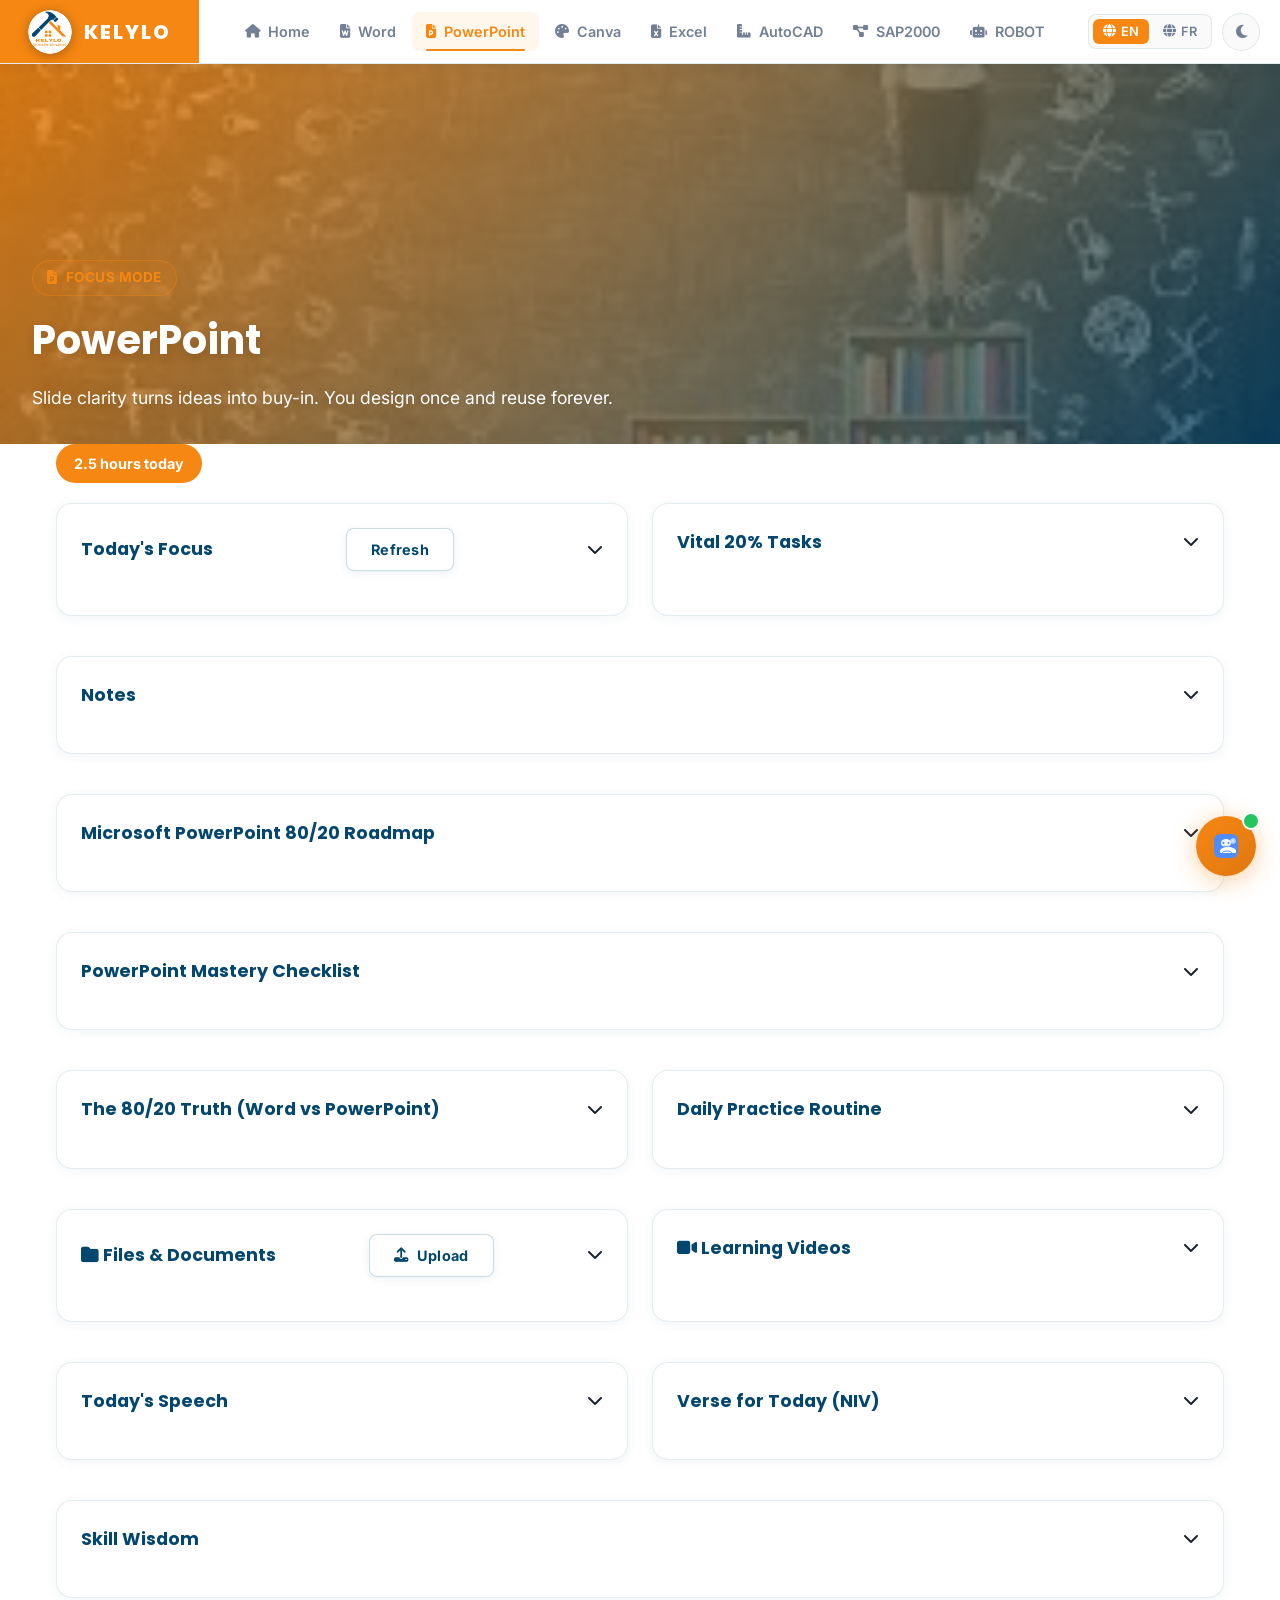
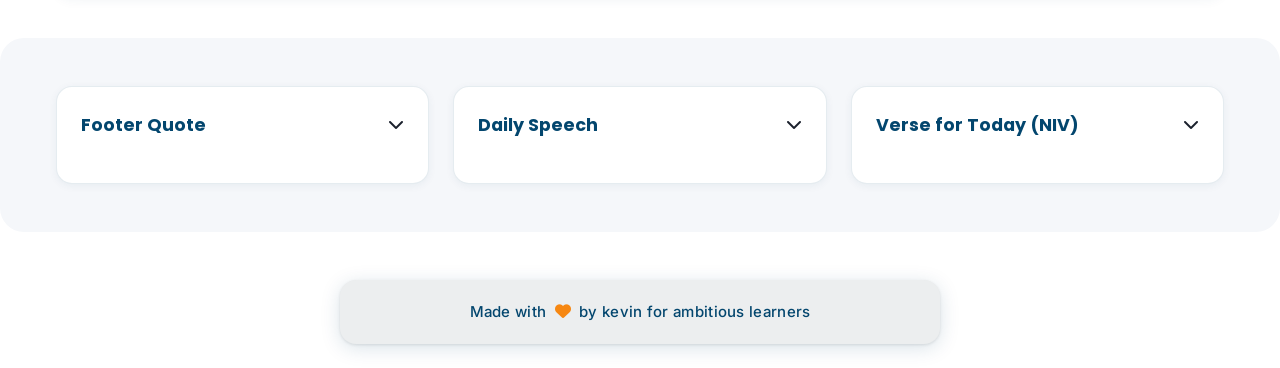
<file: powerpoint.html>
<!doctype html>
<html lang="en">
  <head>
    <meta charset="UTF-8" />
    <meta name="viewport" content="width=device-width, initial-scale=1.0" />
    <meta http-equiv="Cache-Control" content="public, max-age=31536000, immutable" />
    <title>PowerPoint | Ambition Hub</title>
    <link rel="preconnect" href="https://fonts.googleapis.com" />
    <link rel="preconnect" href="https://fonts.gstatic.com" crossorigin />
    <link rel="preconnect" href="https://cdnjs.cloudflare.com" />
    <link rel="preload" href="styles.css?v=20260219" as="style" />
    <link rel="preload" href="script.js?v=20260219" as="script" />
    <link rel="preload" href="images/10.jpg" as="image" />
    <link
      href="https://fonts.googleapis.com/css2?family=Inter:wght@400;500;600;700;800;900&family=Poppins:wght@600;700;800;900&display=swap"
      rel="stylesheet"
      media="print" onload="this.media='all'"
    />
    <link
      rel="stylesheet"
      href="https://cdnjs.cloudflare.com/ajax/libs/font-awesome/6.5.1/css/all.min.css"
      media="print" onload="this.media='all'"
    />
    <link rel="stylesheet" href="styles.css?v=20260219" />
    <link rel="icon" href="images/logo-best.svg" type="image/svg+xml">
    
    <!-- PWA Configuration -->
    <link rel="manifest" href="manifest.json" />
    <meta name="theme-color" content="#f68712" />
    <meta name="apple-mobile-web-app-capable" content="yes" />
    <meta name="apple-mobile-web-app-status-bar-style" content="default" />
    <meta name="apple-mobile-web-app-title" content="KELYLO" />
    <link rel="apple-touch-icon" href="images/logo-best.svg" />
  </head>
  <body data-skill="powerpoint">
    <!-- ── TOP NAV ──────────────────────────────────────────────────────── -->
    <header class="topnav">
      <a href="index.html" class="nav-logo-block">
        <img src="images/logo-best.svg" alt="KELYLO" class="nav-logo" loading="lazy" decoding="async" />
        <span class="nav-brand-name">KELYLO</span>
      </a>
      <nav class="nav-center" id="navLinks"></nav>
      <div class="nav-actions">
        <div class="language-switcher">
          <button class="lang-btn active" data-lang="en">
            <i class="fa-solid fa-globe"></i><span>EN</span>
          </button>
          <button class="lang-btn" data-lang="fr">
            <i class="fa-solid fa-globe"></i><span>FR</span>
          </button>
        </div>
        <button class="theme-toggle" id="themeToggle" aria-label="Toggle theme"><i class="fa-solid fa-moon"></i></button>
        <button class="nav-hamburger" id="navToggle" aria-label="Toggle menu">
          <i class="fa-solid fa-bars"></i>
        </button>
      </div>
    </header>
    <!-- Mobile nav drawer -->
    <nav class="nav-drawer" id="navDrawer"></nav>

      <main class="main">
        <!-- Skill Hero Section -->
        <div class="skill-hero fade-in">
          <img src="images/10.jpg" alt="PowerPoint" class="skill-hero-image" loading="lazy" decoding="async">
          <div class="skill-hero-overlay"></div>
          <div class="skill-hero-content">
            <span class="badge"><i id="skillIcon" class="fa-solid fa-file-powerpoint"></i> Focus Mode</span>
            <h1 id="skillTitle">PowerPoint</h1>
            <p id="skillWhy">Slide clarity turns ideas into buy-in. You design once and reuse forever.</p>
          </div>
        </div>

        <div style="margin-bottom: 20px; display: flex; gap: 12px; align-items: center;">
          <span class="accent-badge" id="timeBadge"><i class="fa-solid fa-clock"></i> 2.5 hours today</span>
        </div>

        <section class="grid two fade-in">
          <div class="card">
            <div class="card-title">
              <h3>Today's Focus</h3>
              <button class="button secondary" id="refreshFocus">Refresh</button>
            </div>
            <div class="focus-banner">
              <strong id="todayFocus"></strong>
              <span class="badge">Design with intention.</span>
            </div>
          </div>

          <div class="card">
            <div class="card-title">
              <h3>Vital 20% Tasks</h3>
            </div>
            <ul class="task-list" id="taskList"></ul>
            <div class="task-input">
              <input id="newTaskInput" type="text" placeholder="Add a new vital task" />
              <button class="button" id="addTaskBtn">Add</button>
            </div>
          </div>
        </section>

        <section class="grid fade-in section-gap">
          <div class="card">
            <div class="card-title">
              <h3>Notes</h3>
            </div>
            <textarea class="notes" id="notesInput" placeholder="Write what you learned, mistakes, next steps..."></textarea>
          </div>
        </section>

        <section class="grid fade-in section-gap">
          <div class="card">
            <div class="card-title">
              <h3>Microsoft PowerPoint 80/20 Roadmap</h3>
            </div>
            <p><strong>Total time:</strong> 2-3 weeks at 3 hours/day.</p>
            <p><strong>Core philosophy:</strong> 20% of features deliver 80% of presentation impact.</p>

            <h4>Week 1: Structure &amp; Efficiency</h4>
            <table class="data-table">
              <thead>
                <tr>
                  <th>Day</th>
                  <th>20% Feature</th>
                  <th>Why It Matters</th>
                  <th>Hands-On Task</th>
                </tr>
              </thead>
              <tbody>
                <tr>
                  <td>Day 1</td>
                  <td>Slide Master</td>
                  <td>Change one master slide, update all slides.</td>
                  <td>Create a custom layout with logo, colors, fonts.</td>
                </tr>
                <tr>
                  <td>Day 2</td>
                  <td>Layouts &amp; Placeholders</td>
                  <td>Content flows in consistent containers.</td>
                  <td>Create a layout with a picture placeholder.</td>
                </tr>
                <tr>
                  <td>Day 3</td>
                  <td>Themes &amp; Variants</td>
                  <td>One click changes the whole deck.</td>
                  <td>Apply themes and customize colors.</td>
                </tr>
                <tr>
                  <td>Day 4</td>
                  <td>Outlining in Word/Navigation</td>
                  <td>Structure before design.</td>
                  <td>Import a Word outline into PowerPoint.</td>
                </tr>
                <tr>
                  <td>Day 5</td>
                  <td>Section Breaks</td>
                  <td>Organize large decks.</td>
                  <td>Create sections and reorder them.</td>
                </tr>
                <tr>
                  <td>Day 6</td>
                  <td>Selection Pane</td>
                  <td>Manage layers and hidden objects.</td>
                  <td>Use Selection Pane on a slide with 10 objects.</td>
                </tr>
                <tr>
                  <td>Day 7</td>
                  <td>Project: Master Deck</td>
                  <td>Create a reusable template.</td>
                  <td>Build a master deck with 5 custom layouts.</td>
                </tr>
              </tbody>
            </table>

            <h4>Week 2: Visual Communication</h4>
            <table class="data-table">
              <thead>
                <tr>
                  <th>Day</th>
                  <th>20% Feature</th>
                  <th>Why It Matters</th>
                  <th>Hands-On Task</th>
                </tr>
              </thead>
              <tbody>
                <tr>
                  <td>Day 8</td>
                  <td>SmartArt</td>
                  <td>Convert bullets into diagrams.</td>
                  <td>Convert a 5-item list into SmartArt.</td>
                </tr>
                <tr>
                  <td>Day 9</td>
                  <td>Charts &amp; Tables</td>
                  <td>Linked data that updates.</td>
                  <td>Link an Excel chart and format a table.</td>
                </tr>
                <tr>
                  <td>Day 10</td>
                  <td>Images: Format &amp; Crop</td>
                  <td>Polished visuals fast.</td>
                  <td>Remove background, crop to shape, add shadow.</td>
                </tr>
                <tr>
                  <td>Day 11</td>
                  <td>Icons &amp; 3D Models</td>
                  <td>Modern, scalable graphics.</td>
                  <td>Insert icons and a 3D model.</td>
                </tr>
                <tr>
                  <td>Day 12</td>
                  <td>Align &amp; Distribute</td>
                  <td>Professional spacing.</td>
                  <td>Align and distribute shapes, then group them.</td>
                </tr>
                <tr>
                  <td>Day 13</td>
                  <td>Format Painter &amp; Eyedropper</td>
                  <td>Copy styles instantly.</td>
                  <td>Use Format Painter on 10 objects.</td>
                </tr>
                <tr>
                  <td>Day 14</td>
                  <td>Project: Technical Presentation</td>
                  <td>10-slide engineering presentation.</td>
                  <td>Use SmartArt, charts, images, alignment.</td>
                </tr>
              </tbody>
            </table>

            <h4>Week 3: Delivery &amp; Polish</h4>
            <table class="data-table">
              <thead>
                <tr>
                  <th>Day</th>
                  <th>20% Feature</th>
                  <th>Why It Matters</th>
                  <th>Hands-On Task</th>
                </tr>
              </thead>
              <tbody>
                <tr>
                  <td>Day 15</td>
                  <td>Animations (Basic)</td>
                  <td>Reveal complex info cleanly.</td>
                  <td>Add fade animations to bullet points.</td>
                </tr>
                <tr>
                  <td>Day 16</td>
                  <td>Transitions (Subtle)</td>
                  <td>Professional flow with Morph/Fade.</td>
                  <td>Apply Morph between two slides.</td>
                </tr>
                <tr>
                  <td>Day 17</td>
                  <td>Presenter View</td>
                  <td>Notes, timer, next slide.</td>
                  <td>Practice with notes using Presenter View.</td>
                </tr>
                <tr>
                  <td>Day 18</td>
                  <td>Rehearse with Coach</td>
                  <td>Feedback on pacing and delivery.</td>
                  <td>Run Rehearse with Coach and adjust.</td>
                </tr>
                <tr>
                  <td>Day 19</td>
                  <td>Recording &amp; Narration</td>
                  <td>Export as video with narration.</td>
                  <td>Record narration and export MP4.</td>
                </tr>
                <tr>
                  <td>Day 20</td>
                  <td>Export Options</td>
                  <td>PDF handouts and packaging.</td>
                  <td>Export handouts and package presentation.</td>
                </tr>
                <tr>
                  <td>Day 21</td>
                  <td>Final Project</td>
                  <td>Deliver a 15-minute presentation.</td>
                  <td>Use masters, visuals, notes, and export.</td>
                </tr>
              </tbody>
            </table>
          </div>
        </section>

        <section class="grid fade-in section-gap">
          <div class="card">
            <div class="card-title">
              <h3>PowerPoint Mastery Checklist</h3>
            </div>
            <table class="data-table">
              <thead>
                <tr>
                  <th>Skill</th>
                  <th>Mastered?</th>
                  <th>Notes</th>
                </tr>
              </thead>
              <tbody>
                <tr><td>Slide Master &amp; Layouts</td><td>☐</td><td></td></tr>
                <tr><td>Themes &amp; Custom Colors</td><td>☐</td><td></td></tr>
                <tr><td>Selection Pane</td><td>☐</td><td></td></tr>
                <tr><td>SmartArt (convert &amp; customize)</td><td>☐</td><td></td></tr>
                <tr><td>Charts (linked to Excel)</td><td>☐</td><td></td></tr>
                <tr><td>Image editing (remove bg, crop)</td><td>☐</td><td></td></tr>
                <tr><td>Align &amp; Distribute objects</td><td>☐</td><td></td></tr>
                <tr><td>Format Painter</td><td>☐</td><td></td></tr>
                <tr><td>Morph transition</td><td>☐</td><td></td></tr>
                <tr><td>Presenter View</td><td>☐</td><td></td></tr>
                <tr><td>Rehearse with Coach</td><td>☐</td><td></td></tr>
                <tr><td>Export as video/PDF</td><td>☐</td><td></td></tr>
              </tbody>
            </table>
          </div>
        </section>

        <section class="grid two fade-in section-gap">
          <div class="card">
            <div class="card-title">
              <h3>The 80/20 Truth (Word vs PowerPoint)</h3>
            </div>
            <table class="data-table">
              <thead>
                <tr>
                  <th>Aspect</th>
                  <th>Word</th>
                  <th>PowerPoint</th>
                </tr>
              </thead>
              <tbody>
                <tr><td>The 20% that matters most</td><td>Styles &amp; Section Breaks</td><td>Slide Master &amp; Layouts</td></tr>
                <tr><td>What most users miss</td><td>Navigation Pane, Cross-references</td><td>Selection Pane, Align tools</td></tr>
                <tr><td>What pros automate</td><td>Styles, TOC, Captions</td><td>Master Slides, Themes</td></tr>
                <tr><td>The time-saver</td><td>Keyboard shortcuts</td><td>Format Painter</td></tr>
                <tr><td>Collaboration feature</td><td>Track Changes</td><td>Comments &amp; Rehearse</td></tr>
                <tr><td>Export secret</td><td>PDF with bookmarks</td><td>Video with narration</td></tr>
              </tbody>
            </table>
          </div>

          <div class="card">
            <div class="card-title">
              <h3>Daily Practice Routine</h3>
            </div>
            <ol>
              <li>Open the software.</li>
              <li>Review yesterday's skills (5 min).</li>
              <li>Watch a tutorial on today's feature (10 min).</li>
              <li>Replicate exactly what you saw (10 min).</li>
              <li>Apply it to your own project (5 min).</li>
            </ol>
            <p><strong>Next 2 hours:</strong> Work through hands-on tasks. Break the feature, fix it, understand it.</p>
            <p><strong>Last 30 minutes:</strong> Self-test from memory. Write down one insight. Preview tomorrow.</p>
            <p><em>Remember:</em> "The capacity to learn is a gift; the ability to learn is a skill; the willingness to learn is a choice."</p>
          </div>
        </section>

        <!-- Resources: Files & Videos -->
        <section class="grid two section-gap">
          <!-- Files Section -->
          <div class="card">
            <div class="card-title">
              <h3><i class="fa-solid fa-folder"></i> Files & Documents</h3>
              <button class="button secondary" id="uploadFileBtn">
                <i class="fa-solid fa-upload"></i> Upload
              </button>
            </div>
            <input type="file" id="fileInput" style="display: none;" multiple accept=".pdf,.doc,.docx,.xls,.xlsx,.ppt,.pptx,.txt,.png,.jpg,.jpeg,.zip" />
            <div id="filesList" class="resources-list">
              <p class="empty-state">No files uploaded yet. Click "Upload" to add documents.</p>
            </div>
          </div>

          <!-- Videos Section -->
          <div class="card">
            <div class="card-title">
              <h3><i class="fa-solid fa-video"></i> Learning Videos</h3>
            </div>
            <div class="video-input-section">
              <input type="text" id="videoUrlInput" placeholder="Paste YouTube, Vimeo, or video URL here..." />
              <input type="text" id="videoTitleInput" placeholder="Video title (optional)" />
              <button class="button" id="addVideoBtn">
                <i class="fa-solid fa-plus"></i> Add Video
              </button>
            </div>
            <div id="videosList" class="resources-list">
              <p class="empty-state">No videos added yet. Paste a video URL and click "Add Video".</p>
            </div>
          </div>
        </section>

        <!-- Video Player Modal -->
        <div id="videoPlayerModal" class="video-modal">
          <div class="video-modal-content">
            <button class="video-modal-close" id="closeVideoModal">
              <i class="fa-solid fa-xmark"></i>
            </button>
            <div class="video-player-container" id="videoPlayerContainer"></div>
          </div>
        </div>

        <section class="grid two fade-in section-gap">
          <div class="card">
            <div class="card-title">
              <h3>Today's Speech</h3>
            </div>
            <div class="speech-text" id="scheduledSpeech"></div>
          </div>
          <div class="card">
            <div class="card-title">
              <h3>Verse for Today (NIV)</h3>
            </div>
            <p id="scheduledVerse"></p>
          </div>
        </section>

        <section class="grid fade-in section-gap">
          <div class="card">
            <div class="card-title">
              <h3>Skill Wisdom</h3>
            </div>
            <p>Benjamin Franklin said, "An investment in knowledge pays the best interest."</p>
            <p>Robert Greene noted, "The future belongs to those who learn more skills and combine them in creative ways."</p>
          </div>
        </section>

        <footer class="app-footer fade-in">
          <div class="card">
            <div class="card-title">
              <h3>Footer Quote</h3>
            </div>
            <p id="footerQuote"></p>
          </div>
          <div class="card">
            <div class="card-title">
              <h3>Daily Speech</h3>
            </div>
            <div class="speech-text" id="footerSpeech"></div>
          </div>
          <div class="card">
            <div class="card-title">
              <h3>Verse for Today (NIV)</h3>
            </div>
            <p id="footerVerse"></p>
          </div>
        </footer>
      </main>
      
      <div class="site-credit">
        Made with <i class="fa-solid fa-heart"></i> by kevin for ambitious learners
      </div>

    <!-- AI Assistant Scripts -->
    <script src="config.js"></script>
    <script src="knowledge-base.js"></script>
    <script src="ai-manager.js"></script>
    <script src="ai-chat-ui.js"></script>
    
    <!-- Core Scripts -->
    <script src="resources-manager.js?v=20260219"></script>
    <script src="script.js?v=20260219" defer></script>
  </body>
</html>
</file>
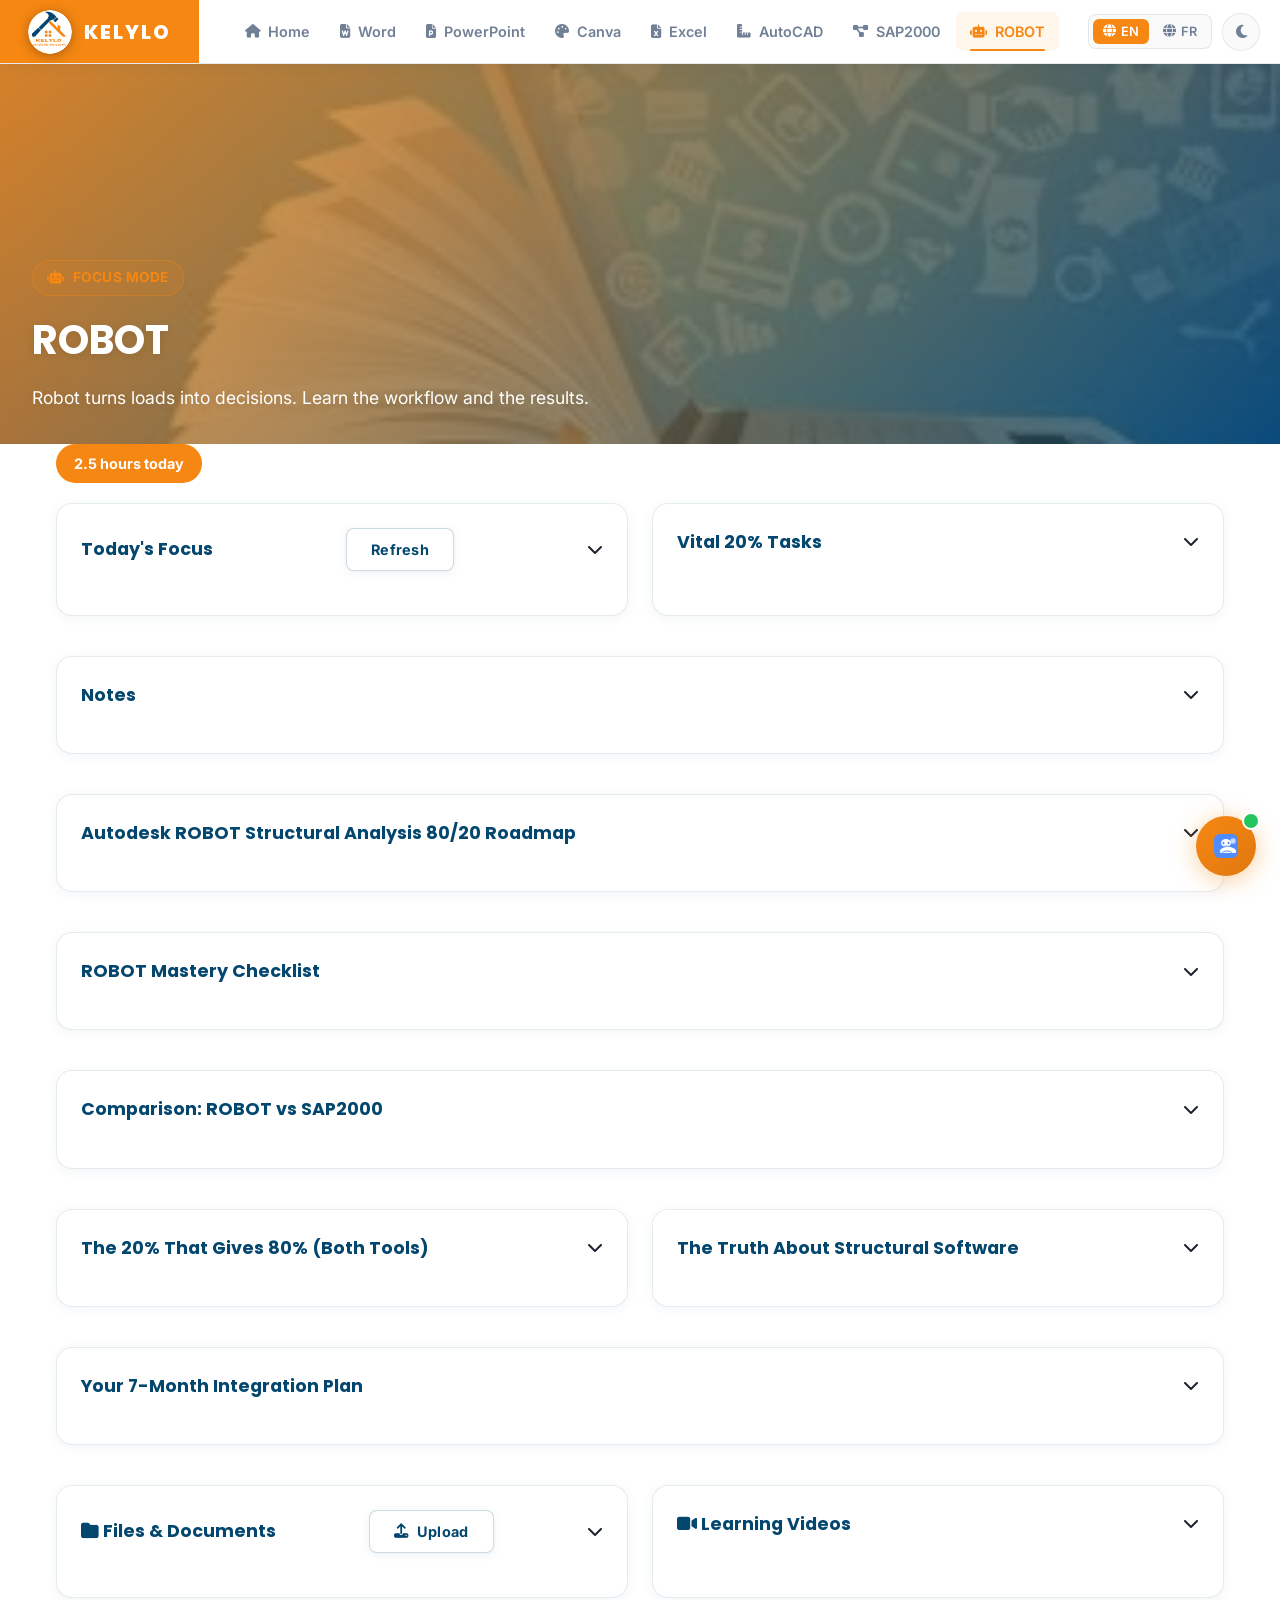
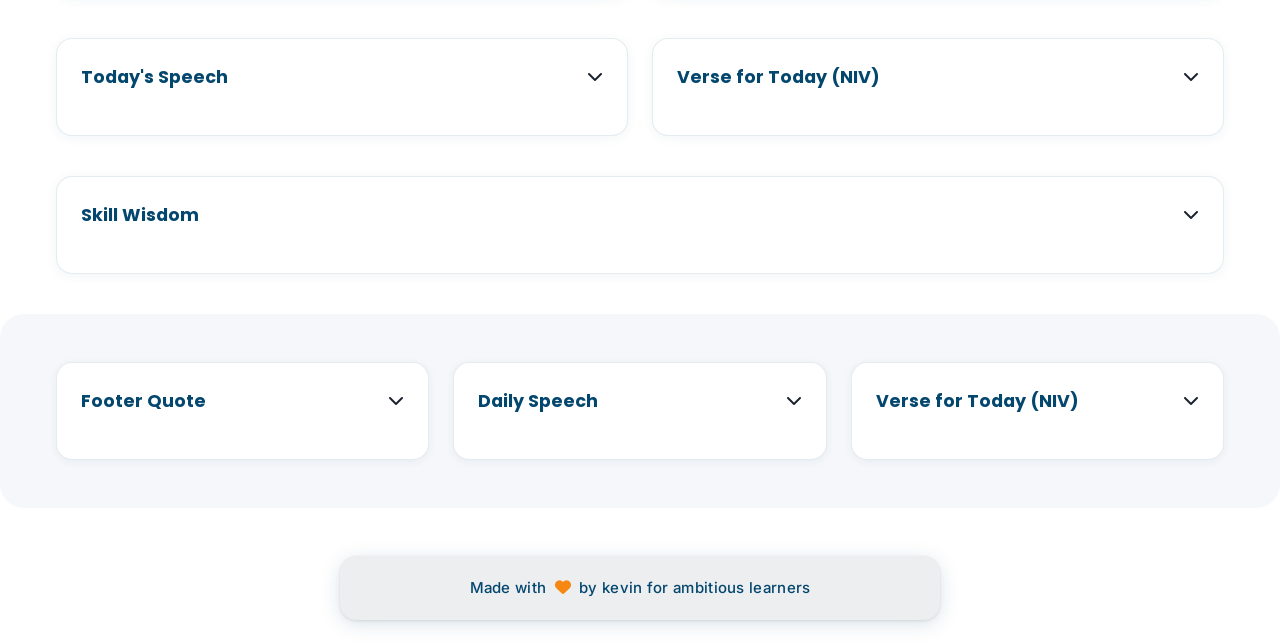
<file: robot.html>
<!doctype html>
<html lang="en">
  <head>
    <meta charset="UTF-8" />
    <meta name="viewport" content="width=device-width, initial-scale=1.0" />
    <meta http-equiv="Cache-Control" content="public, max-age=31536000, immutable" />
    <title>Robot | Ambition Hub</title>
    <link rel="preconnect" href="https://fonts.googleapis.com" />
    <link rel="preconnect" href="https://fonts.gstatic.com" crossorigin />
    <link rel="preconnect" href="https://cdnjs.cloudflare.com" />
    <link rel="preload" href="styles.css?v=20260219" as="style" />
    <link rel="preload" href="script.js?v=20260219" as="script" />
    <link rel="preload" href="images/8.jpg" as="image" />
    <link
      href="https://fonts.googleapis.com/css2?family=Inter:wght@400;500;600;700;800;900&family=Poppins:wght@600;700;800;900&display=swap"
      rel="stylesheet"
      media="print" onload="this.media='all'"
    />
    <link
      rel="stylesheet"
      href="https://cdnjs.cloudflare.com/ajax/libs/font-awesome/6.5.1/css/all.min.css"
      media="print" onload="this.media='all'"
    />
    <link rel="stylesheet" href="styles.css?v=20260219" />
    <link rel="icon" href="images/logo-best.svg" type="image/svg+xml">
    
    <!-- PWA Configuration -->
    <link rel="manifest" href="manifest.json" />
    <meta name="theme-color" content="#f68712" />
    <meta name="apple-mobile-web-app-capable" content="yes" />
    <meta name="apple-mobile-web-app-status-bar-style" content="default" />
    <meta name="apple-mobile-web-app-title" content="KELYLO" />
    <link rel="apple-touch-icon" href="images/logo-best.svg" />
  </head>
  <body data-skill="robot">
    <!-- ── TOP NAV ──────────────────────────────────────────────────────── -->
    <header class="topnav">
      <a href="index.html" class="nav-logo-block">
        <img src="images/logo-best.svg" alt="KELYLO" class="nav-logo" loading="lazy" decoding="async" />
        <span class="nav-brand-name">KELYLO</span>
      </a>
      <nav class="nav-center" id="navLinks"></nav>
      <div class="nav-actions">
        <div class="language-switcher">
          <button class="lang-btn active" data-lang="en">
            <i class="fa-solid fa-globe"></i><span>EN</span>
          </button>
          <button class="lang-btn" data-lang="fr">
            <i class="fa-solid fa-globe"></i><span>FR</span>
          </button>
        </div>
        <button class="theme-toggle" id="themeToggle" aria-label="Toggle theme"><i class="fa-solid fa-moon"></i></button>
        <button class="nav-hamburger" id="navToggle" aria-label="Toggle menu">
          <i class="fa-solid fa-bars"></i>
        </button>
      </div>
    </header>
    <!-- Mobile nav drawer -->
    <nav class="nav-drawer" id="navDrawer"></nav>

      <main class="main">
        <!-- Skill Hero Section -->
        <div class="skill-hero fade-in">
          <img src="images/4.jpg" alt="ROBOT Autodesk" class="skill-hero-image" loading="lazy" decoding="async">
          <div class="skill-hero-overlay"></div>
          <div class="skill-hero-content">
            <span class="badge"><i id="skillIcon" class="fa-solid fa-robot"></i> Focus Mode</span>
            <h1 id="skillTitle">ROBOT Autodesk</h1>
            <p id="skillWhy">Robot turns loads into decisions. Learn the workflow and the results.</p>
          </div>
        </div>

        <div style="margin-bottom: 20px; display: flex; gap: 12px; align-items: center;">
          <span class="accent-badge" id="timeBadge"><i class="fa-solid fa-clock"></i> 2.5 hours today</span>
        </div>

        <section class="grid two fade-in">
          <div class="card">
            <div class="card-title">
              <h3>Today's Focus</h3>
              <button class="button secondary" id="refreshFocus">Refresh</button>
            </div>
            <div class="focus-banner">
              <strong id="todayFocus"></strong>
              <span class="badge">Learn the interface edge.</span>
            </div>
          </div>

          <div class="card">
            <div class="card-title">
              <h3>Vital 20% Tasks</h3>
            </div>
            <ul class="task-list" id="taskList"></ul>
            <div class="task-input">
              <input id="newTaskInput" type="text" placeholder="Add a new vital task" />
              <button class="button" id="addTaskBtn">Add</button>
            </div>
          </div>
        </section>

        <section class="grid fade-in section-gap">
          <div class="card">
            <div class="card-title">
              <h3>Notes</h3>
            </div>
            <textarea class="notes" id="notesInput" placeholder="Write what you learned, mistakes, next steps..."></textarea>
          </div>
        </section>

        <section class="grid fade-in section-gap">
          <div class="card">
            <div class="card-title">
              <h3>Autodesk ROBOT Structural Analysis 80/20 Roadmap</h3>
            </div>
            <p><strong>Total time:</strong> 6-8 weeks at 3 hours/day.</p>
            <p><strong>Core philosophy:</strong> Master the workflow: model, load, analyze, design, verify.</p>

            <h4>Phase 1: Foundation &amp; Interface (Weeks 1-2)</h4>
            <table class="data-table">
              <thead>
                <tr>
                  <th>Day</th>
                  <th>20% Feature</th>
                  <th>Why It Matters</th>
                  <th>Hands-On Task</th>
                </tr>
              </thead>
              <tbody>
                <tr><td>Day 1</td><td>Interface Orientation</td><td>Right mode for the right action.</td><td>Identify Structure, Load, Analysis, Results modes.</td></tr>
                <tr><td>Day 2</td><td>Job Preferences</td><td>Design code affects everything.</td><td>Set EC3/EC2, units kN/m.</td></tr>
                <tr><td>Day 3</td><td>Grids &amp; Stories</td><td>Fast vertical repetition.</td><td>3x3 grid, 5 stories at 3.5m.</td></tr>
                <tr><td>Day 4</td><td>Materials</td><td>Correct properties drive results.</td><td>Create C30/37, S355.</td></tr>
                <tr><td>Day 5</td><td>Section Definitions</td><td>Realistic member sizes.</td><td>IPE300, HE200B, 300x300 column.</td></tr>
                <tr><td>Day 6</td><td>Simple 2D Frame</td><td>Base modeling skills.</td><td>2-bay, 3-story frame with supports.</td></tr>
                <tr><td>Day 7</td><td>Project: 2D Portal Frame</td><td>Complete model ready for analysis.</td><td>Model steel portal and save template.</td></tr>
              </tbody>
            </table>

            <h4>Phase 2: Loading &amp; Combinations (Weeks 3-4)</h4>
            <table class="data-table">
              <thead>
                <tr>
                  <th>Day</th>
                  <th>20% Feature</th>
                  <th>Why It Matters</th>
                  <th>Hands-On Task</th>
                </tr>
              </thead>
              <tbody>
                <tr><td>Day 8</td><td>Load Types</td><td>DL, LL, WL, SL behave differently.</td><td>Define dead, live, wind loads.</td></tr>
                <tr><td>Day 9</td><td>Loads on Bars</td><td>Distributed and point loads.</td><td>Apply 20 kN/m and point loads.</td></tr>
                <tr><td>Day 10</td><td>Loads on Surfaces</td><td>Slabs/walls distribute to supports.</td><td>Create slab, apply 5 kN/m2.</td></tr>
                <tr><td>Day 11</td><td>Load Combinations (Manual)</td><td>Understand 1.35G + 1.5Q.</td><td>Create ULS and SLS combos.</td></tr>
                <tr><td>Day 12</td><td>Automatic Combinations</td><td>Code-based generation.</td><td>Generate and verify combos.</td></tr>
                <tr><td>Day 13</td><td>Moving Loads</td><td>Bridge/crane behavior.</td><td>Define moving load, run influence.</td></tr>
                <tr><td>Day 14</td><td>Project: Loaded Frame</td><td>Full load case setup.</td><td>Apply all loads and verify combos.</td></tr>
              </tbody>
            </table>

            <h4>Phase 3: Analysis &amp; Results (Weeks 5-6)</h4>
            <table class="data-table">
              <thead>
                <tr>
                  <th>Day</th>
                  <th>20% Feature</th>
                  <th>Why It Matters</th>
                  <th>Hands-On Task</th>
                </tr>
              </thead>
              <tbody>
                <tr><td>Day 15</td><td>Running Analysis</td><td>Foundation checks.</td><td>Run linear static, resolve warnings.</td></tr>
                <tr><td>Day 16</td><td>Deformations</td><td>Serviceability control.</td><td>Check deflection vs span/250.</td></tr>
                <tr><td>Day 17</td><td>Moments &amp; Shear</td><td>Critical design forces.</td><td>Inspect M and V diagrams.</td></tr>
                <tr><td>Day 18</td><td>Reactions</td><td>Foundation design inputs.</td><td>Review support reactions.</td></tr>
                <tr><td>Day 19</td><td>Results on Sections</td><td>Concrete design forces.</td><td>Extract forces at 10 points.</td></tr>
                <tr><td>Day 20</td><td>Envelopes</td><td>Worst-case values.</td><td>Generate envelopes and identify peaks.</td></tr>
                <tr><td>Day 21</td><td>Project: Analysis Report</td><td>Document results.</td><td>Create PDF report with plots.</td></tr>
              </tbody>
            </table>

            <h4>Phase 4: Design &amp; Code-Checking (Weeks 7-8)</h4>
            <table class="data-table">
              <thead>
                <tr>
                  <th>Day</th>
                  <th>20% Feature</th>
                  <th>Why It Matters</th>
                  <th>Hands-On Task</th>
                </tr>
              </thead>
              <tbody>
                <tr><td>Day 22</td><td>Steel Design Parameters</td><td>Buckling and restraints.</td><td>Set ky, kz, restraints.</td></tr>
                <tr><td>Day 23</td><td>Run Steel Design</td><td>Check unity ratios.</td><td>Run design and review utilization.</td></tr>
                <tr><td>Day 24</td><td>Optimization</td><td>Right-size members.</td><td>Resize under/over-utilized sections.</td></tr>
                <tr><td>Day 25</td><td>Concrete Beams</td><td>Flexure/shear design.</td><td>Design beam and review As.</td></tr>
                <tr><td>Day 26</td><td>Concrete Columns</td><td>Interaction checks.</td><td>Review N-M interaction ratio.</td></tr>
                <tr><td>Day 27</td><td>Reinforcement Detailing</td><td>Code minimums.</td><td>Verify spacing and anchorage.</td></tr>
                <tr><td>Day 28</td><td>RC Slab Design</td><td>Two-way reinforcement.</td><td>Design slab and review rebar maps.</td></tr>
              </tbody>
            </table>

            <h4>Phase 5: Advanced &amp; Integration (Weeks 9-10)</h4>
            <table class="data-table">
              <thead>
                <tr>
                  <th>Day</th>
                  <th>20% Feature</th>
                  <th>Why It Matters</th>
                  <th>Hands-On Task</th>
                </tr>
              </thead>
              <tbody>
                <tr><td>Day 29</td><td>Modal Analysis</td><td>Dynamic behavior.</td><td>Run modal analysis, review modes.</td></tr>
                <tr><td>Day 30</td><td>Response Spectrum</td><td>Seismic loading.</td><td>Run response spectrum, review base shear.</td></tr>
                <tr><td>Day 31</td><td>P-Delta Analysis</td><td>Second-order effects.</td><td>Compare with/without P-Delta.</td></tr>
                <tr><td>Day 32</td><td>Import from AutoCAD</td><td>CAD to analysis.</td><td>Import DXF frame.</td></tr>
                <tr><td>Day 33</td><td>Export to Revit/Excel</td><td>Reporting and coordination.</td><td>Export forces to Excel.</td></tr>
                <tr><td>Day 34</td><td>Parametric Models</td><td>Fast iterations.</td><td>Change story height variable.</td></tr>
                <tr><td>Day 35</td><td>Project: 3D Steel Building</td><td>Full steel workflow.</td><td>Model, load, analyze, design.</td></tr>
                <tr><td>Day 36</td><td>Project: Concrete Building</td><td>Full concrete workflow.</td><td>Model, design beams/columns/slabs.</td></tr>
              </tbody>
            </table>
          </div>
        </section>

        <section class="grid fade-in section-gap">
          <div class="card">
            <div class="card-title">
              <h3>ROBOT Mastery Checklist</h3>
            </div>
            <table class="data-table">
              <thead>
                <tr>
                  <th>Skill</th>
                  <th>Mastered?</th>
                  <th>Notes</th>
                </tr>
              </thead>
              <tbody>
                <tr><td>Job Preferences &amp; Code Setup</td><td>☐</td><td></td></tr>
                <tr><td>Grids &amp; Stories</td><td>☐</td><td></td></tr>
                <tr><td>Materials &amp; Sections</td><td>☐</td><td></td></tr>
                <tr><td>Load Definition (DL, LL, WL)</td><td>☐</td><td></td></tr>
                <tr><td>Load Combinations (manual + auto)</td><td>☐</td><td></td></tr>
                <tr><td>Linear Static Analysis</td><td>☐</td><td></td></tr>
                <tr><td>Results Interpretation (M, V, D, R)</td><td>☐</td><td></td></tr>
                <tr><td>Steel Design &amp; Unity Checks</td><td>☐</td><td></td></tr>
                <tr><td>Concrete Beam Design</td><td>☐</td><td></td></tr>
                <tr><td>Concrete Column Design</td><td>☐</td><td></td></tr>
                <tr><td>Modal Analysis</td><td>☐</td><td></td></tr>
                <tr><td>Response Spectrum (seismic)</td><td>☐</td><td></td></tr>
                <tr><td>Import/Export (DXF, Excel)</td><td>☐</td><td></td></tr>
                <tr><td>Report Generation</td><td>☐</td><td></td></tr>
              </tbody>
            </table>
          </div>
        </section>

        <section class="grid fade-in section-gap">
          <div class="card">
            <div class="card-title">
              <h3>Comparison: ROBOT vs SAP2000</h3>
            </div>
            <table class="data-table">
              <thead>
                <tr>
                  <th>Aspect</th>
                  <th>ROBOT</th>
                  <th>SAP2000</th>
                </tr>
              </thead>
              <tbody>
                <tr><td>Primary Market</td><td>Europe, International</td><td>Americas, Asia, Global</td></tr>
                <tr><td>Code Coverage</td><td>Eurocodes</td><td>ACI, AISC, also Eurocodes</td></tr>
                <tr><td>Learning Curve</td><td>Modal interface</td><td>Single window</td></tr>
                <tr><td>Concrete Design</td><td>Detailed rebar output</td><td>Strong, less visual</td></tr>
                <tr><td>Steel Design</td><td>Optimization</td><td>Interactive optimization</td></tr>
                <tr><td>Auto Combinations</td><td>Yes</td><td>Yes</td></tr>
                <tr><td>API/Programming</td><td>Limited</td><td>Excellent OAPI</td></tr>
                <tr><td>Import from CAD</td><td>Good (DXF)</td><td>Excellent (DXF, DWG)</td></tr>
                <tr><td>Price</td><td>Generally lower</td><td>Generally higher</td></tr>
                <tr><td>Typical Use</td><td>Buildings, bridges</td><td>Complex structures</td></tr>
              </tbody>
            </table>
          </div>
        </section>

        <section class="grid two fade-in section-gap">
          <div class="card">
            <div class="card-title">
              <h3>The 20% That Gives 80% (Both Tools)</h3>
            </div>
            <table class="data-table">
              <thead>
                <tr>
                  <th>Aspect</th>
                  <th>The 20% That Matters</th>
                </tr>
              </thead>
              <tbody>
                <tr><td>Modeling</td><td>Grids, Stories, Materials, Sections</td></tr>
                <tr><td>Loading</td><td>Load Patterns, Load Combinations</td></tr>
                <tr><td>Analysis</td><td>Linear Static, Modal, Response Spectrum</td></tr>
                <tr><td>Results</td><td>Moments, Shears, Deflections, Reactions</td></tr>
                <tr><td>Design</td><td>Steel: Unity Checks; Concrete: Rebar Area</td></tr>
                <tr><td>Workflow</td><td>Define -> Assign -> Analyze -> Design -> Report</td></tr>
                <tr><td>Debugging</td><td>Read logs, check constraints, fix instabilities</td></tr>
              </tbody>
            </table>
          </div>

          <div class="card">
            <div class="card-title">
              <h3>The Truth About Structural Software</h3>
            </div>
            <p>Software amplifies engineering judgment. Always check if results make sense.</p>
            <ul>
              <li>Does the result make sense?</li>
              <li>Is the moment diagram shape correct?</li>
              <li>Why is this member failing?</li>
              <li>What happens if I change this support?</li>
            </ul>
          </div>
        </section>

        <section class="grid fade-in section-gap">
          <div class="card">
            <div class="card-title">
              <h3>Your 7-Month Integration Plan</h3>
            </div>
            <table class="data-table">
              <thead>
                <tr>
                  <th>Month</th>
                  <th>Focus</th>
                </tr>
              </thead>
              <tbody>
                <tr><td>Month 1</td><td>Word, PowerPoint, Canva</td></tr>
                <tr><td>Month 2</td><td>Excel</td></tr>
                <tr><td>Month 3</td><td>AutoCAD</td></tr>
                <tr><td>Month 4</td><td>ROBOT (Phases 1-2)</td></tr>
                <tr><td>Month 5</td><td>ROBOT (Phases 3-4) + SAP2000 (Phases 1-2)</td></tr>
                <tr><td>Month 6</td><td>SAP2000 (Phases 3-5)</td></tr>
                <tr><td>Month 7</td><td>Capstone: Design in both, compare results</td></tr>
              </tbody>
            </table>
            <p><em>Remember:</em> "The future belongs to those who learn more skills and combine them in creative ways."</p>
          </div>
        </section>

        <!-- Resources: Files & Videos -->
        <section class="grid two section-gap">
          <!-- Files Section -->
          <div class="card">
            <div class="card-title">
              <h3><i class="fa-solid fa-folder"></i> Files & Documents</h3>
              <button class="button secondary" id="uploadFileBtn">
                <i class="fa-solid fa-upload"></i> Upload
              </button>
            </div>
            <input type="file" id="fileInput" style="display: none;" multiple accept=".pdf,.doc,.docx,.xls,.xlsx,.ppt,.pptx,.txt,.png,.jpg,.jpeg,.zip" />
            <div id="filesList" class="resources-list">
              <p class="empty-state">No files uploaded yet. Click "Upload" to add documents.</p>
            </div>
          </div>

          <!-- Videos Section -->
          <div class="card">
            <div class="card-title">
              <h3><i class="fa-solid fa-video"></i> Learning Videos</h3>
            </div>
            <div class="video-input-section">
              <input type="text" id="videoUrlInput" placeholder="Paste YouTube, Vimeo, or video URL here..." />
              <input type="text" id="videoTitleInput" placeholder="Video title (optional)" />
              <button class="button" id="addVideoBtn">
                <i class="fa-solid fa-plus"></i> Add Video
              </button>
            </div>
            <div id="videosList" class="resources-list">
              <p class="empty-state">No videos added yet. Paste a video URL and click "Add Video".</p>
            </div>
          </div>
        </section>

        <!-- Video Player Modal -->
        <div id="videoPlayerModal" class="video-modal">
          <div class="video-modal-content">
            <button class="video-modal-close" id="closeVideoModal">
              <i class="fa-solid fa-xmark"></i>
            </button>
            <div class="video-player-container" id="videoPlayerContainer"></div>
          </div>
        </div>

        <section class="grid two fade-in section-gap">
          <div class="card">
            <div class="card-title">
              <h3>Today's Speech</h3>
            </div>
            <div class="speech-text" id="scheduledSpeech"></div>
          </div>
          <div class="card">
            <div class="card-title">
              <h3>Verse for Today (NIV)</h3>
            </div>
            <p id="scheduledVerse"></p>
          </div>
        </section>

        <section class="grid fade-in section-gap">
          <div class="card">
            <div class="card-title">
              <h3>Skill Wisdom</h3>
            </div>
            <p>Benjamin Franklin said, "An investment in knowledge pays the best interest."</p>
            <p>Robert Greene noted, "The future belongs to those who learn more skills and combine them in creative ways."</p>
          </div>
        </section>

        <footer class="app-footer fade-in">
          <div class="card">
            <div class="card-title">
              <h3>Footer Quote</h3>
            </div>
            <p id="footerQuote"></p>
          </div>
          <div class="card">
            <div class="card-title">
              <h3>Daily Speech</h3>
            </div>
            <div class="speech-text" id="footerSpeech"></div>
          </div>
          <div class="card">
            <div class="card-title">
              <h3>Verse for Today (NIV)</h3>
            </div>
            <p id="footerVerse"></p>
          </div>
        </footer>
      </main>
      
      <div class="site-credit">
        Made with <i class="fa-solid fa-heart"></i> by kevin for ambitious learners
      </div>

    <!-- AI Assistant Scripts -->
    <script src="config.js"></script>
    <script src="knowledge-base.js"></script>
    <script src="ai-manager.js"></script>
    <script src="ai-chat-ui.js"></script>
    
    <!-- Core Scripts -->
    <script src="resources-manager.js?v=20260219"></script>
    <script src="script.js?v=20260219" defer></script>
  </body>
</html>
</file>
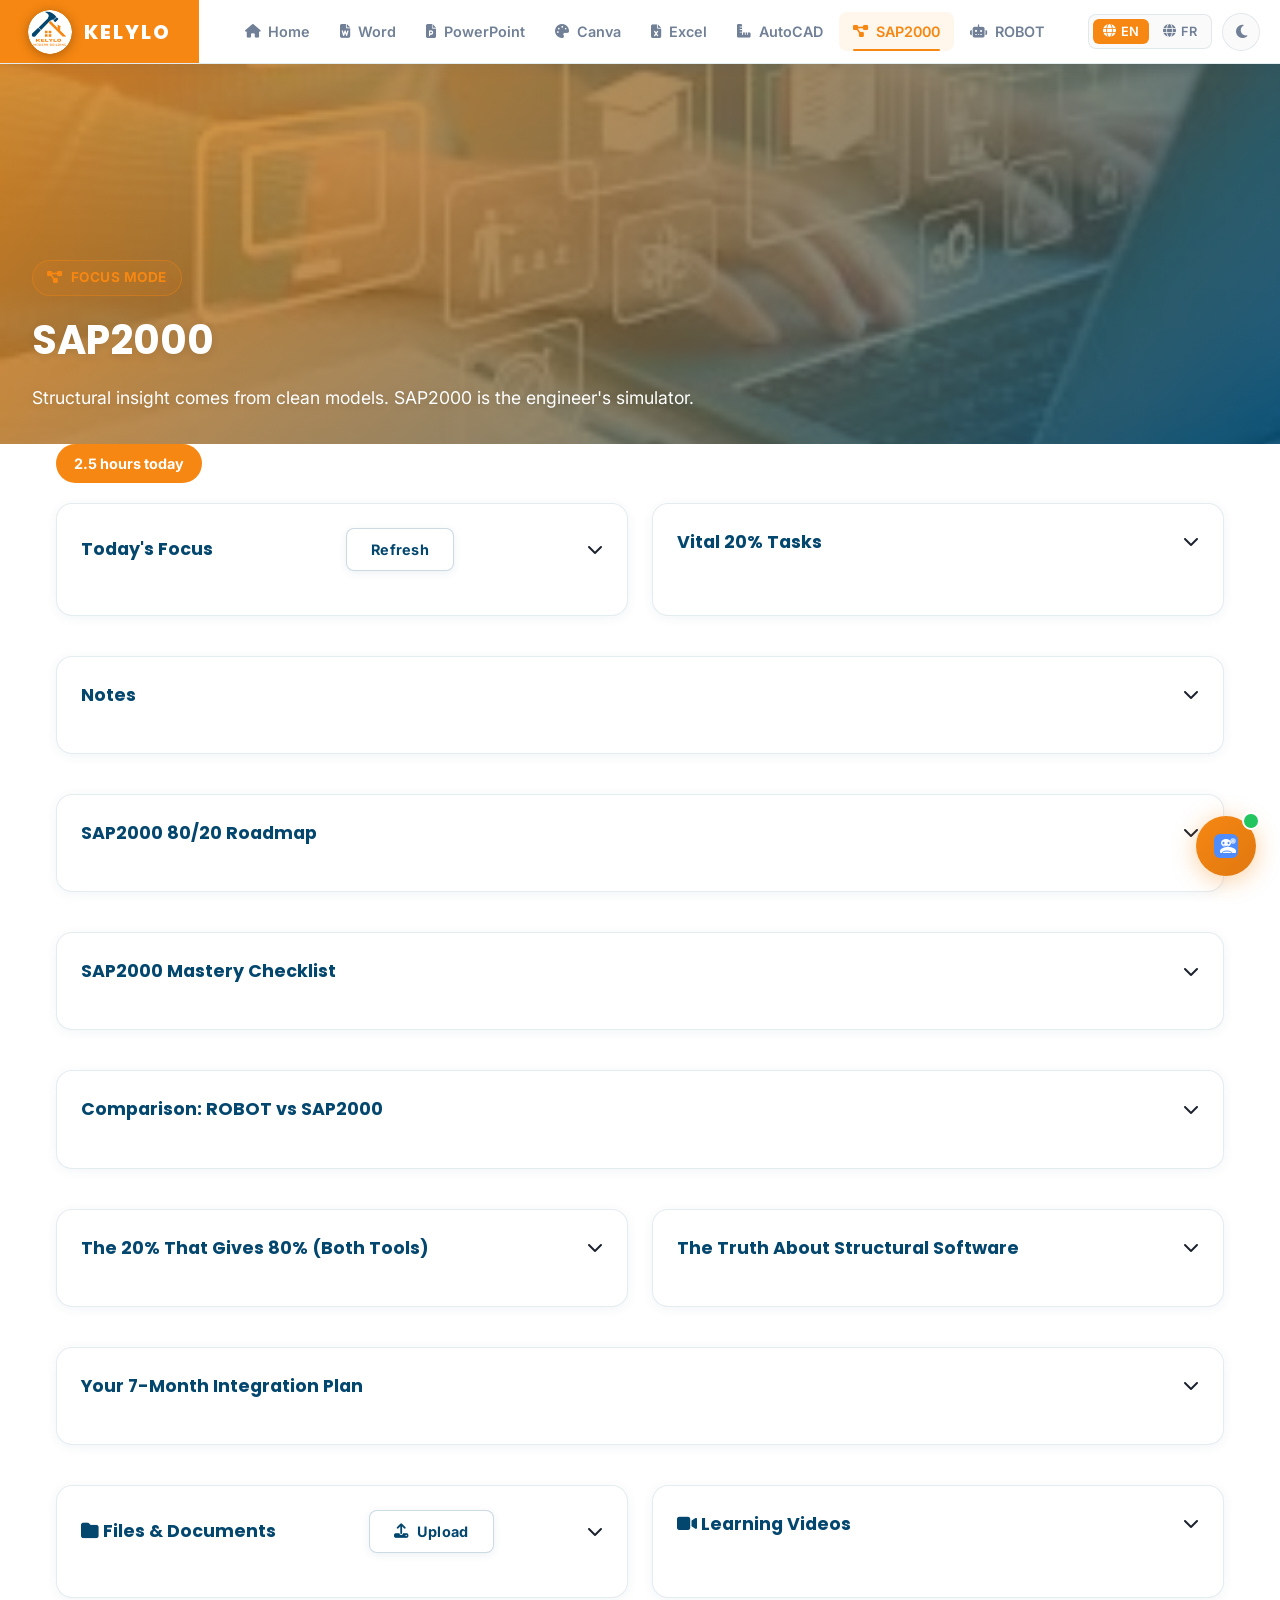
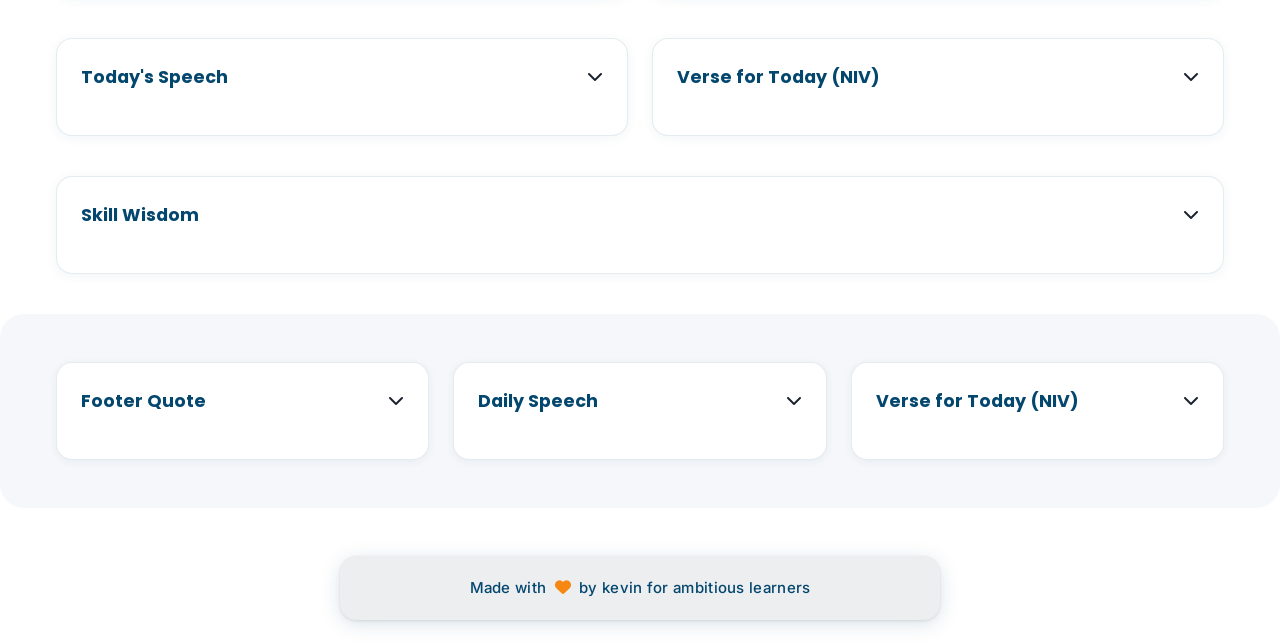
<file: sap2000.html>
<!doctype html>
<html lang="en">
  <head>
    <meta charset="UTF-8" />
    <meta name="viewport" content="width=device-width, initial-scale=1.0" />
    <meta http-equiv="Cache-Control" content="public, max-age=31536000, immutable" />
    <title>SAP2000 | Ambition Hub</title>
    <link rel="preconnect" href="https://fonts.googleapis.com" />
    <link rel="preconnect" href="https://fonts.gstatic.com" crossorigin />
    <link rel="preconnect" href="https://cdnjs.cloudflare.com" />
    <link rel="preload" href="styles.css?v=20260219" as="style" />
    <link rel="preload" href="script.js?v=20260219" as="script" />
    <link rel="preload" href="images/7.jpg" as="image" />
    <link
      href="https://fonts.googleapis.com/css2?family=Inter:wght@400;500;600;700;800;900&family=Poppins:wght@600;700;800;900&display=swap"
      rel="stylesheet"
      media="print" onload="this.media='all'"
    />
    <link
      rel="stylesheet"
      href="https://cdnjs.cloudflare.com/ajax/libs/font-awesome/6.5.1/css/all.min.css"
      media="print" onload="this.media='all'"
    />
    <link rel="stylesheet" href="styles.css?v=20260219" />
    <link rel="icon" href="images/logo-best.svg" type="image/svg+xml">
    
    <!-- PWA Configuration -->
    <link rel="manifest" href="manifest.json" />
    <meta name="theme-color" content="#f68712" />
    <meta name="apple-mobile-web-app-capable" content="yes" />
    <meta name="apple-mobile-web-app-status-bar-style" content="default" />
    <meta name="apple-mobile-web-app-title" content="KELYLO" />
    <link rel="apple-touch-icon" href="images/logo-best.svg" />
  </head>
  <body data-skill="sap2000">
    <!-- ── TOP NAV ──────────────────────────────────────────────────────── -->
    <header class="topnav">
      <a href="index.html" class="nav-logo-block">
        <img src="images/logo-best.svg" alt="KELYLO" class="nav-logo" loading="lazy" decoding="async" />
        <span class="nav-brand-name">KELYLO</span>
      </a>
      <nav class="nav-center" id="navLinks"></nav>
      <div class="nav-actions">
        <div class="language-switcher">
          <button class="lang-btn active" data-lang="en">
            <i class="fa-solid fa-globe"></i><span>EN</span>
          </button>
          <button class="lang-btn" data-lang="fr">
            <i class="fa-solid fa-globe"></i><span>FR</span>
          </button>
        </div>
        <button class="theme-toggle" id="themeToggle" aria-label="Toggle theme"><i class="fa-solid fa-moon"></i></button>
        <button class="nav-hamburger" id="navToggle" aria-label="Toggle menu">
          <i class="fa-solid fa-bars"></i>
        </button>
      </div>
    </header>
    <!-- Mobile nav drawer -->
    <nav class="nav-drawer" id="navDrawer"></nav>

      <main class="main">
        <!-- Skill Hero Section -->
        <div class="skill-hero fade-in">
          <img src="images/3.jpg" alt="SAP2000" class="skill-hero-image" loading="lazy" decoding="async">
          <div class="skill-hero-overlay"></div>
          <div class="skill-hero-content">
            <span class="badge"><i id="skillIcon" class="fa-solid fa-diagram-project"></i> Focus Mode</span>
            <h1 id="skillTitle">SAP2000</h1>
            <p id="skillWhy">Structural insight comes from clean models. SAP2000 is the engineer's simulator.</p>
          </div>
        </div>

        <div style="margin-bottom: 20px; display: flex; gap: 12px; align-items: center;">
          <span class="accent-badge" id="timeBadge"><i class="fa-solid fa-clock"></i> 2.5 hours today</span>
        </div>

        <section class="grid two fade-in">
          <div class="card">
            <div class="card-title">
              <h3>Today's Focus</h3>
              <button class="button secondary" id="refreshFocus">Refresh</button>
            </div>
            <div class="focus-banner">
              <strong id="todayFocus"></strong>
              <span class="badge">Analyze and verify.</span>
            </div>
          </div>

          <div class="card">
            <div class="card-title">
              <h3>Vital 20% Tasks</h3>
            </div>
            <ul class="task-list" id="taskList"></ul>
            <div class="task-input">
              <input id="newTaskInput" type="text" placeholder="Add a new vital task" />
              <button class="button" id="addTaskBtn">Add</button>
            </div>
          </div>
        </section>

        <section class="grid fade-in section-gap">
          <div class="card">
            <div class="card-title">
              <h3>Notes</h3>
            </div>
            <textarea class="notes" id="notesInput" placeholder="Write what you learned, mistakes, next steps..."></textarea>
          </div>
        </section>

        <section class="grid fade-in section-gap">
          <div class="card">
            <div class="card-title">
              <h3>SAP2000 80/20 Roadmap</h3>
            </div>
            <p><strong>Total time:</strong> 6-8 weeks at 3 hours/day.</p>
            <p><strong>Core philosophy:</strong> Define -> Draw -> Assign -> Analyze -> Design.</p>

            <h4>Phase 1: Foundation &amp; Interface (Weeks 1-2)</h4>
            <table class="data-table">
              <thead>
                <tr>
                  <th>Day</th>
                  <th>20% Feature</th>
                  <th>Why It Matters</th>
                  <th>Hands-On Task</th>
                </tr>
              </thead>
              <tbody>
                <tr><td>Day 1</td><td>Interface Orientation</td><td>Understand main panes.</td><td>Identify Model Explorer, Properties, Displays.</td></tr>
                <tr><td>Day 2</td><td>Units &amp; Preferences</td><td>Units must be correct upfront.</td><td>Set kN, m, C. Choose design code.</td></tr>
                <tr><td>Day 3</td><td>Grid System</td><td>Define structural geometry.</td><td>Create 4x4 grid and story levels.</td></tr>
                <tr><td>Day 4</td><td>Material Definitions</td><td>Realistic properties.</td><td>Define concrete, steel, rebar.</td></tr>
                <tr><td>Day 5</td><td>Frame Sections</td><td>Proper member properties.</td><td>Add W18x35, W12x65, 20x20 section.</td></tr>
                <tr><td>Day 6</td><td>Drawing Objects</td><td>Build basic models.</td><td>Draw a simple portal frame.</td></tr>
                <tr><td>Day 7</td><td>Project: Simple 2D Frame</td><td>Complete first model.</td><td>2-bay, 2-story frame with pinned base.</td></tr>
              </tbody>
            </table>

            <h4>Phase 2: Loading &amp; Combinations (Weeks 3-4)</h4>
            <table class="data-table">
              <thead>
                <tr>
                  <th>Day</th>
                  <th>20% Feature</th>
                  <th>Why It Matters</th>
                  <th>Hands-On Task</th>
                </tr>
              </thead>
              <tbody>
                <tr><td>Day 8</td><td>Load Patterns</td><td>Separate dead/live/wind.</td><td>Create DEAD, LIVE, WINDX, WINDY.</td></tr>
                <tr><td>Day 9</td><td>Loads to Frames</td><td>Distributed and point loads.</td><td>Apply DEAD and LIVE to beams.</td></tr>
                <tr><td>Day 10</td><td>Area Loads</td><td>Uniform loads to frames.</td><td>Create slab and apply 5 kN/m2.</td></tr>
                <tr><td>Day 11</td><td>Load Combinations</td><td>Manual understanding.</td><td>Create 1.4D, 1.2D+1.6L, 1.2D+1.0L+1.0W.</td></tr>
                <tr><td>Day 12</td><td>Auto Load Combinations</td><td>Code-based combos.</td><td>Enable auto combos for ASCE 7.</td></tr>
                <tr><td>Day 13</td><td>Wind Load Generation</td><td>Auto wind loading.</td><td>Define exposure and generate wind loads.</td></tr>
                <tr><td>Day 14</td><td>Project: Fully Loaded Frame</td><td>Complete load setup.</td><td>Apply all loads and verify combos.</td></tr>
              </tbody>
            </table>

            <h4>Phase 3: Analysis &amp; Results (Weeks 5-6)</h4>
            <table class="data-table">
              <thead>
                <tr>
                  <th>Day</th>
                  <th>20% Feature</th>
                  <th>Why It Matters</th>
                  <th>Hands-On Task</th>
                </tr>
              </thead>
              <tbody>
                <tr><td>Day 15</td><td>Running Analysis</td><td>Check options and warnings.</td><td>Run linear static, review log.</td></tr>
                <tr><td>Day 16</td><td>Deformed Shape</td><td>Behavior verification.</td><td>View deformed shape with scale factor.</td></tr>
                <tr><td>Day 17</td><td>Force Diagrams</td><td>Moments and shear.</td><td>Display moment and shear diagrams.</td></tr>
                <tr><td>Day 18</td><td>Section Cuts</td><td>Base shear and core forces.</td><td>Create section cut and review forces.</td></tr>
                <tr><td>Day 19</td><td>Joint Reactions</td><td>Foundation forces.</td><td>Display joint reactions at supports.</td></tr>
                <tr><td>Day 20</td><td>Display Tables</td><td>Export to Excel.</td><td>Open tables and copy member forces.</td></tr>
                <tr><td>Day 21</td><td>Project: Results Summary</td><td>Document results.</td><td>Create PDF with deflections, moments, tables.</td></tr>
              </tbody>
            </table>

            <h4>Phase 4: Design &amp; Code-Checking (Weeks 7-8)</h4>
            <table class="data-table">
              <thead>
                <tr>
                  <th>Day</th>
                  <th>20% Feature</th>
                  <th>Why It Matters</th>
                  <th>Hands-On Task</th>
                </tr>
              </thead>
              <tbody>
                <tr><td>Day 22</td><td>Steel Design Preferences</td><td>Correct design method.</td><td>Select AISC 360-16 LRFD.</td></tr>
                <tr><td>Day 23</td><td>Steel Design Groups</td><td>Efficient checks.</td><td>Group beams and columns.</td></tr>
                <tr><td>Day 24</td><td>Run Steel Design</td><td>Check utilization.</td><td>Review PMM interaction ratios.</td></tr>
                <tr><td>Day 25</td><td>Interactive Design</td><td>Optimized sections.</td><td>Auto-select lightest passing sections.</td></tr>
                <tr><td>Day 26</td><td>Concrete Beams</td><td>Flexure and shear design.</td><td>Review required rebar and stirrups.</td></tr>
                <tr><td>Day 27</td><td>Concrete Columns</td><td>Interaction checks.</td><td>Review interaction ratio and rebar.</td></tr>
                <tr><td>Day 28</td><td>Project: Designed Structure</td><td>Complete design cycle.</td><td>All members pass 0.3-0.9 utilization.</td></tr>
              </tbody>
            </table>

            <h4>Phase 5: Advanced &amp; Integration (Weeks 9-10)</h4>
            <table class="data-table">
              <thead>
                <tr>
                  <th>Day</th>
                  <th>20% Feature</th>
                  <th>Why It Matters</th>
                  <th>Hands-On Task</th>
                </tr>
              </thead>
              <tbody>
                <tr><td>Day 29</td><td>Modal Analysis</td><td>Dynamic behavior.</td><td>Review first 3 modes and periods.</td></tr>
                <tr><td>Day 30</td><td>Response Spectrum</td><td>Seismic loading.</td><td>Define spectrum and run analysis.</td></tr>
                <tr><td>Day 31</td><td>Time History Analysis</td><td>Specific earthquake records.</td><td>Import accelerogram and analyze.</td></tr>
                <tr><td>Day 32</td><td>P-Delta Analysis</td><td>Second-order effects.</td><td>Compare with first-order analysis.</td></tr>
                <tr><td>Day 33</td><td>Pushover Analysis</td><td>Nonlinear capacity.</td><td>Define hinges and review capacity curve.</td></tr>
                <tr><td>Day 34</td><td>Import from DXF</td><td>CAD to model.</td><td>Import DXF as SAP2000 model.</td></tr>
                <tr><td>Day 35</td><td>Export to Excel</td><td>Reporting dashboards.</td><td>Export forces to Excel and summarize.</td></tr>
                <tr><td>Day 36</td><td>Parametric Modeling (API)</td><td>Automation with scripts.</td><td>Create a simple model via API.</td></tr>
                <tr><td>Day 37</td><td>Project: 3D Steel Building</td><td>Full steel workflow.</td><td>Model, load, analyze, design.</td></tr>
                <tr><td>Day 38</td><td>Project: Concrete Shear Wall</td><td>Wall design and drift.</td><td>Model and design walls and frames.</td></tr>
                <tr><td>Day 39</td><td>Bridge Modeling</td><td>Moving loads.</td><td>Create bridge model and influence lines.</td></tr>
                <tr><td>Day 40</td><td>Final Capstone</td><td>Mixed structure.</td><td>Full loads, seismic, design, report.</td></tr>
              </tbody>
            </table>
          </div>
        </section>

        <section class="grid fade-in section-gap">
          <div class="card">
            <div class="card-title">
              <h3>SAP2000 Mastery Checklist</h3>
            </div>
            <table class="data-table">
              <thead>
                <tr>
                  <th>Skill</th>
                  <th>Mastered?</th>
                  <th>Notes</th>
                </tr>
              </thead>
              <tbody>
                <tr><td>Grids &amp; Story Definition</td><td>☐</td><td></td></tr>
                <tr><td>Materials &amp; Sections</td><td>☐</td><td></td></tr>
                <tr><td>Load Patterns (D, L, W, S)</td><td>☐</td><td></td></tr>
                <tr><td>Load Combinations (manual + auto)</td><td>☐</td><td></td></tr>
                <tr><td>Area Loads (to frames)</td><td>☐</td><td></td></tr>
                <tr><td>Linear Static Analysis</td><td>☐</td><td></td></tr>
                <tr><td>Results: Deformed Shape, Diagrams, Tables</td><td>☐</td><td></td></tr>
                <tr><td>Section Cuts &amp; Reactions</td><td>☐</td><td></td></tr>
                <tr><td>Steel Frame Design (LRFD/ASD)</td><td>☐</td><td></td></tr>
                <tr><td>Concrete Beam Design</td><td>☐</td><td></td></tr>
                <tr><td>Concrete Column Design</td><td>☐</td><td></td></tr>
                <tr><td>Modal Analysis</td><td>☐</td><td></td></tr>
                <tr><td>Response Spectrum (seismic)</td><td>☐</td><td></td></tr>
                <tr><td>P-Delta Effects</td><td>☐</td><td></td></tr>
                <tr><td>Import/Export (DXF, Excel)</td><td>☐</td><td></td></tr>
                <tr><td>Basic API/Scripting</td><td>☐</td><td></td></tr>
              </tbody>
            </table>
          </div>
        </section>

        <section class="grid fade-in section-gap">
          <div class="card">
            <div class="card-title">
              <h3>Comparison: ROBOT vs SAP2000</h3>
            </div>
            <table class="data-table">
              <thead>
                <tr>
                  <th>Aspect</th>
                  <th>ROBOT</th>
                  <th>SAP2000</th>
                </tr>
              </thead>
              <tbody>
                <tr><td>Primary Market</td><td>Europe, International</td><td>Americas, Asia, Global</td></tr>
                <tr><td>Code Coverage</td><td>Eurocodes</td><td>ACI, AISC, also Eurocodes</td></tr>
                <tr><td>Learning Curve</td><td>Modal interface</td><td>Single window</td></tr>
                <tr><td>Concrete Design</td><td>Detailed rebar output</td><td>Strong, less visual</td></tr>
                <tr><td>Steel Design</td><td>Optimization</td><td>Interactive optimization</td></tr>
                <tr><td>Auto Combinations</td><td>Yes</td><td>Yes</td></tr>
                <tr><td>API/Programming</td><td>Limited</td><td>Excellent OAPI</td></tr>
                <tr><td>Import from CAD</td><td>Good (DXF)</td><td>Excellent (DXF, DWG)</td></tr>
                <tr><td>Price</td><td>Generally lower</td><td>Generally higher</td></tr>
                <tr><td>Typical Use</td><td>Buildings, bridges</td><td>Complex structures</td></tr>
              </tbody>
            </table>
          </div>
        </section>

        <section class="grid two fade-in section-gap">
          <div class="card">
            <div class="card-title">
              <h3>The 20% That Gives 80% (Both Tools)</h3>
            </div>
            <table class="data-table">
              <thead>
                <tr>
                  <th>Aspect</th>
                  <th>The 20% That Matters</th>
                </tr>
              </thead>
              <tbody>
                <tr><td>Modeling</td><td>Grids, Stories, Materials, Sections</td></tr>
                <tr><td>Loading</td><td>Load Patterns, Load Combinations</td></tr>
                <tr><td>Analysis</td><td>Linear Static, Modal, Response Spectrum</td></tr>
                <tr><td>Results</td><td>Moments, Shears, Deflections, Reactions</td></tr>
                <tr><td>Design</td><td>Steel: Unity Checks; Concrete: Rebar Area</td></tr>
                <tr><td>Workflow</td><td>Define -> Assign -> Analyze -> Design -> Report</td></tr>
                <tr><td>Debugging</td><td>Read logs, check constraints, fix instabilities</td></tr>
              </tbody>
            </table>
          </div>

          <div class="card">
            <div class="card-title">
              <h3>The Truth About Structural Software</h3>
            </div>
            <p>Software amplifies engineering judgment. Always check if results make sense.</p>
            <ul>
              <li>Does this result make sense?</li>
              <li>Is the moment diagram shape correct?</li>
              <li>Why is this member failing?</li>
              <li>What happens if I change this support?</li>
            </ul>
          </div>
        </section>

        <section class="grid fade-in section-gap">
          <div class="card">
            <div class="card-title">
              <h3>Your 7-Month Integration Plan</h3>
            </div>
            <table class="data-table">
              <thead>
                <tr>
                  <th>Month</th>
                  <th>Focus</th>
                </tr>
              </thead>
              <tbody>
                <tr><td>Month 1</td><td>Word, PowerPoint, Canva</td></tr>
                <tr><td>Month 2</td><td>Excel</td></tr>
                <tr><td>Month 3</td><td>AutoCAD</td></tr>
                <tr><td>Month 4</td><td>ROBOT (Phases 1-2)</td></tr>
                <tr><td>Month 5</td><td>ROBOT (Phases 3-4) + SAP2000 (Phases 1-2)</td></tr>
                <tr><td>Month 6</td><td>SAP2000 (Phases 3-5)</td></tr>
                <tr><td>Month 7</td><td>Capstone: Design in both, compare results</td></tr>
              </tbody>
            </table>
            <p><em>Remember:</em> "The future belongs to those who learn more skills and combine them in creative ways."</p>
          </div>
        </section>

        <!-- Resources: Files & Videos -->
        <section class="grid two section-gap">
          <!-- Files Section -->
          <div class="card">
            <div class="card-title">
              <h3><i class="fa-solid fa-folder"></i> Files & Documents</h3>
              <button class="button secondary" id="uploadFileBtn">
                <i class="fa-solid fa-upload"></i> Upload
              </button>
            </div>
            <input type="file" id="fileInput" style="display: none;" multiple accept=".pdf,.doc,.docx,.xls,.xlsx,.ppt,.pptx,.txt,.png,.jpg,.jpeg,.zip" />
            <div id="filesList" class="resources-list">
              <p class="empty-state">No files uploaded yet. Click "Upload" to add documents.</p>
            </div>
          </div>

          <!-- Videos Section -->
          <div class="card">
            <div class="card-title">
              <h3><i class="fa-solid fa-video"></i> Learning Videos</h3>
            </div>
            <div class="video-input-section">
              <input type="text" id="videoUrlInput" placeholder="Paste YouTube, Vimeo, or video URL here..." />
              <input type="text" id="videoTitleInput" placeholder="Video title (optional)" />
              <button class="button" id="addVideoBtn">
                <i class="fa-solid fa-plus"></i> Add Video
              </button>
            </div>
            <div id="videosList" class="resources-list">
              <p class="empty-state">No videos added yet. Paste a video URL and click "Add Video".</p>
            </div>
          </div>
        </section>

        <!-- Video Player Modal -->
        <div id="videoPlayerModal" class="video-modal">
          <div class="video-modal-content">
            <button class="video-modal-close" id="closeVideoModal">
              <i class="fa-solid fa-xmark"></i>
            </button>
            <div class="video-player-container" id="videoPlayerContainer"></div>
          </div>
        </div>

        <section class="grid two fade-in section-gap">
          <div class="card">
            <div class="card-title">
              <h3>Today's Speech</h3>
            </div>
            <div class="speech-text" id="scheduledSpeech"></div>
          </div>
          <div class="card">
            <div class="card-title">
              <h3>Verse for Today (NIV)</h3>
            </div>
            <p id="scheduledVerse"></p>
          </div>
        </section>

        <section class="grid fade-in section-gap">
          <div class="card">
            <div class="card-title">
              <h3>Skill Wisdom</h3>
            </div>
            <p>Benjamin Franklin said, "An investment in knowledge pays the best interest."</p>
            <p>Robert Greene noted, "The future belongs to those who learn more skills and combine them in creative ways."</p>
          </div>
        </section>

        <footer class="app-footer fade-in">
          <div class="card">
            <div class="card-title">
              <h3>Footer Quote</h3>
            </div>
            <p id="footerQuote"></p>
          </div>
          <div class="card">
            <div class="card-title">
              <h3>Daily Speech</h3>
            </div>
            <div class="speech-text" id="footerSpeech"></div>
          </div>
          <div class="card">
            <div class="card-title">
              <h3>Verse for Today (NIV)</h3>
            </div>
            <p id="footerVerse"></p>
          </div>
        </footer>
      </main>
      
      <div class="site-credit">
        Made with <i class="fa-solid fa-heart"></i> by kevin for ambitious learners
      </div>

    <!-- AI Assistant Scripts -->
    <script src="config.js"></script>
    <script src="knowledge-base.js"></script>
    <script src="ai-manager.js"></script>
    <script src="ai-chat-ui.js"></script>
    
    <!-- Core Scripts -->
    <script src="resources-manager.js?v=20260219"></script>
    <script src="script.js?v=20260219" defer></script>
  </body>
</html>
</file>
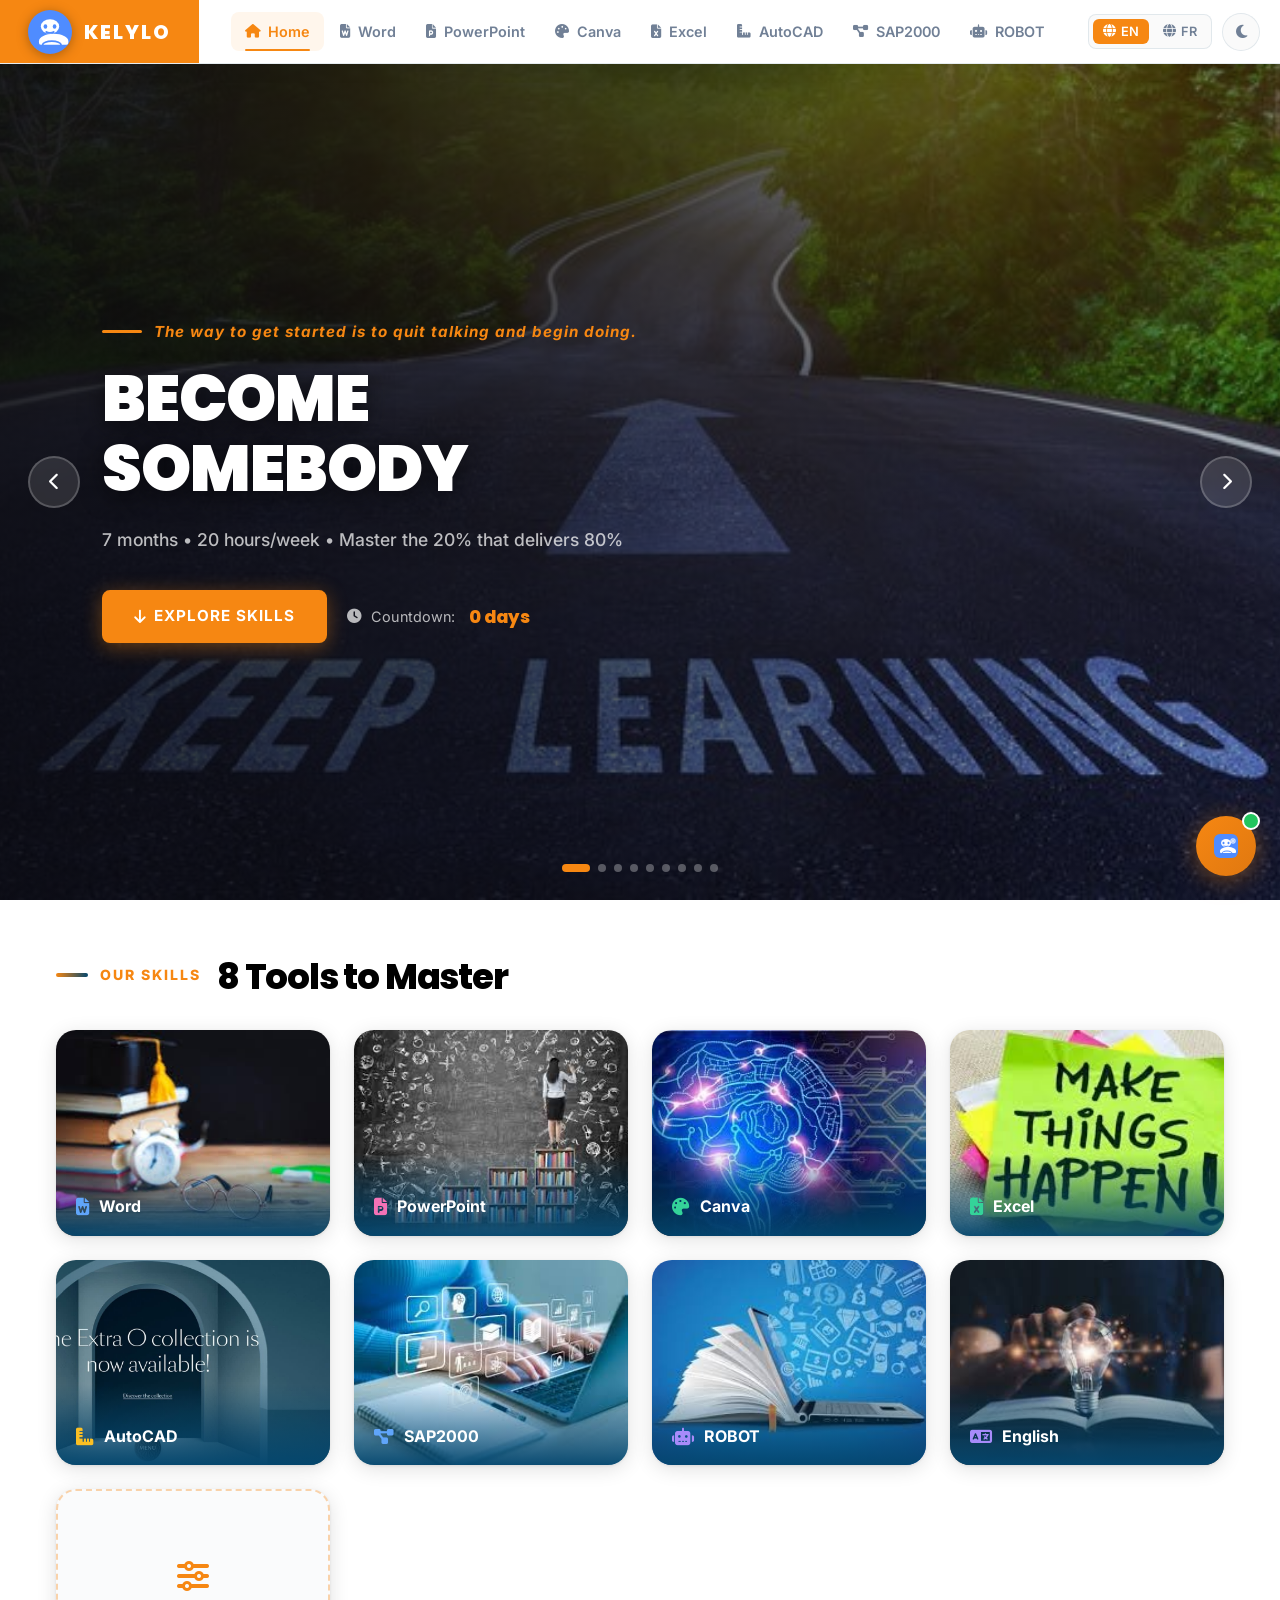
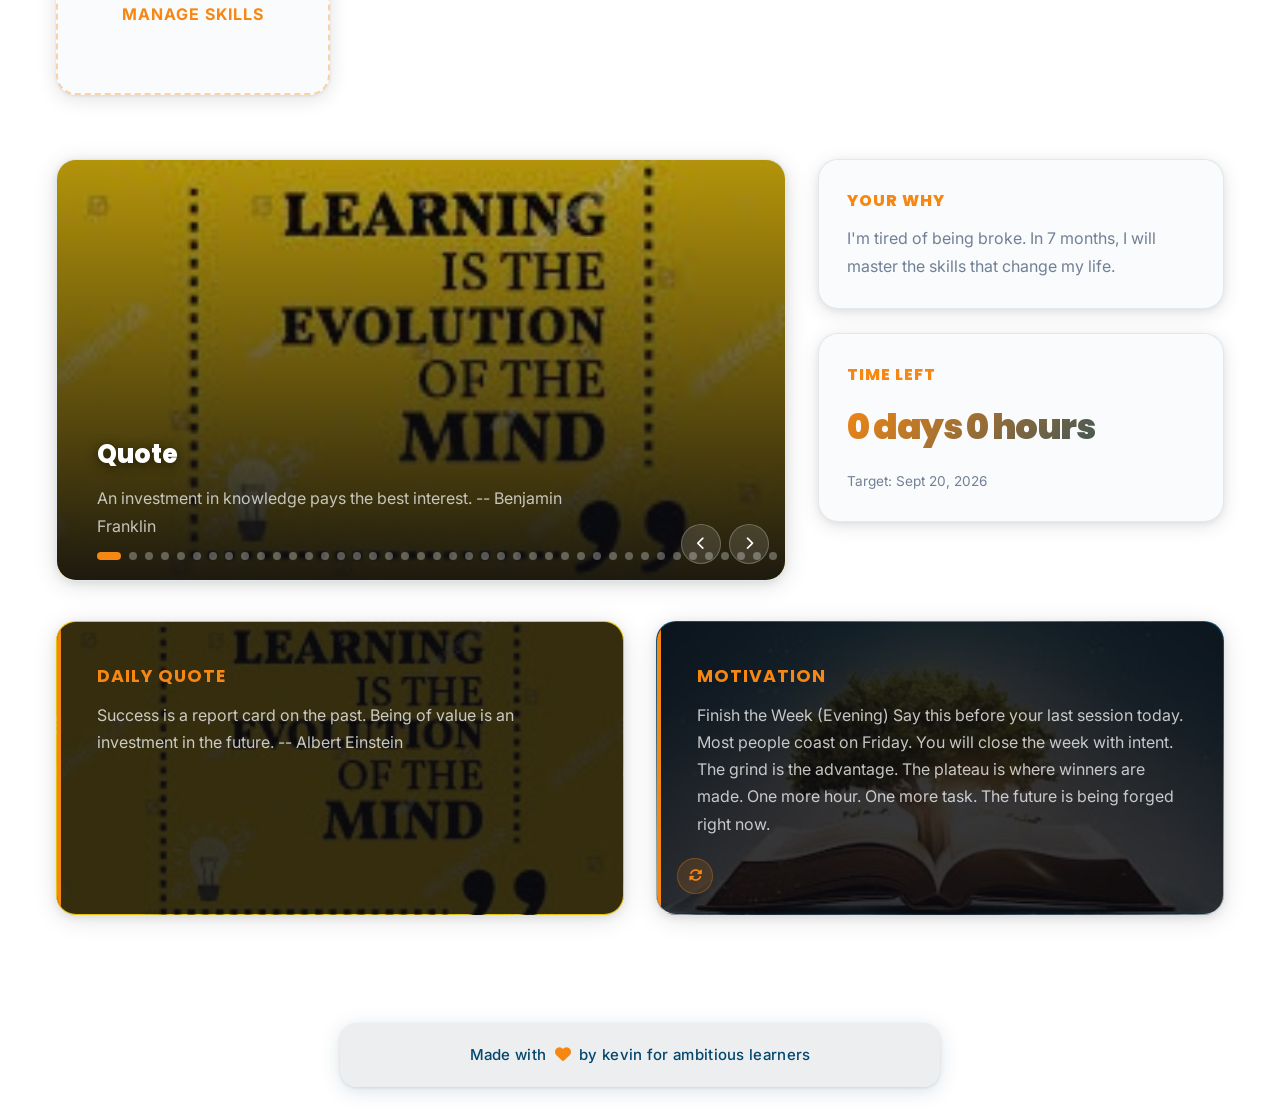
<file: skill.html>
<!doctype html>
<html lang="en">
  <head>
    <meta charset="UTF-8" />
    <meta name="viewport" content="width=device-width, initial-scale=1.0" />
    <meta http-equiv="Cache-Control" content="public, max-age=31536000, immutable" />
    <title>Skill | Ambition Hub</title>
    <link rel="preconnect" href="https://fonts.googleapis.com" />
    <link rel="preconnect" href="https://fonts.gstatic.com" crossorigin />
    <link rel="preconnect" href="https://cdnjs.cloudflare.com" />
    <link rel="preload" href="styles.css?v=20260219" as="style" />
    <link rel="preload" href="script.js?v=20260219" as="script" />
    <link href="https://fonts.googleapis.com/css2?family=Inter:wght@400;500;600;700;800;900&family=Poppins:wght@600;700;800;900&display=swap" rel="stylesheet" media="print" onload="this.media='all'" />
    <link rel="stylesheet" href="https://cdnjs.cloudflare.com/ajax/libs/font-awesome/6.5.1/css/all.min.css" media="print" onload="this.media='all'" />
    <link rel="stylesheet" href="styles.css?v=20260219" />
    <link rel="icon" href="images/logo-best.svg" type="image/svg+xml">
    
    <!-- PWA Configuration -->
    <link rel="manifest" href="manifest.json" />
    <meta name="theme-color" content="#f68712" />
    <meta name="apple-mobile-web-app-capable" content="yes" />
    <meta name="apple-mobile-web-app-status-bar-style" content="default" />
    <meta name="apple-mobile-web-app-title" content="KELYLO" />
    <link rel="apple-touch-icon" href="images/logo-best.svg" />
  </head>
  <body>
    <!-- ── TOP NAV ──────────────────────────────────────────────────────── -->
    <header class="topnav">
      <a href="index.html" class="nav-logo-block">
        <img src="images/logo-best.svg" alt="KELYLO" class="nav-logo" loading="lazy" decoding="async" />
        <span class="nav-brand-name">KELYLO</span>
      </a>
      <nav class="nav-center" id="navLinks"></nav>
      <div class="nav-actions">
        <div class="language-switcher">
          <button class="lang-btn active" data-lang="en">
            <i class="fa-solid fa-globe"></i><span>EN</span>
          </button>
          <button class="lang-btn" data-lang="fr">
            <i class="fa-solid fa-globe"></i><span>FR</span>
          </button>
        </div>
        <button class="theme-toggle" id="themeToggle" aria-label="Toggle theme"><i class="fa-solid fa-moon"></i></button>
        <button class="nav-hamburger" id="navToggle" aria-label="Toggle menu">
          <i class="fa-solid fa-bars"></i>
        </button>
      </div>
    </header>
    <!-- Mobile nav drawer -->
    <nav class="nav-drawer" id="navDrawer"></nav>

      <main class="main">
        <!-- Hero -->
        <div class="skill-hero">
          <div class="skill-hero-overlay"></div>
          <div class="skill-hero-bg" id="skillHeroBg"></div>
          <div class="skill-hero-content">
            <span class="badge">
              <i id="skillIcon" class="fa-solid fa-bolt"></i> Focus Mode
            </span>
            <h1 id="skillTitle">Skill</h1>
            <p id="skillWhy">Loading…</p>
          </div>
        </div>

        <div style="margin-bottom: 20px; display: flex; gap: 12px; align-items: center;">
          <span class="accent-badge" id="timeBadge">
            <i class="fa-solid fa-clock"></i> 2.5 hours today
          </span>
        </div>

        <!-- Focus + Tasks -->
        <section class="grid two section-gap">
          <div class="card">
            <div class="card-title">
              <h3>Today's Focus</h3>
              <button class="button secondary" id="refreshFocus">Refresh</button>
            </div>
            <div class="focus-banner">
              <strong id="todayFocus"></strong>
              <span class="badge">Do it with full attention.</span>
            </div>
          </div>

          <div class="card">
            <div class="card-title">
              <h3>Vital 20% Tasks</h3>
            </div>
            <ul class="task-list" id="taskList"></ul>
            <div class="task-input">
              <input id="newTaskInput" type="text" placeholder="Add a new vital task" />
              <button class="button" id="addTaskBtn">Add</button>
            </div>
          </div>
        </section>

        <!-- Notes -->
        <section class="grid section-gap">
          <div class="card">
            <div class="card-title">
              <h3>Notes</h3>
            </div>
            <textarea class="notes" id="notesInput" placeholder="Write what you learned, mistakes, next steps…"></textarea>
          </div>
        </section>

        <!-- Resources: Files & Videos -->
        <section class="grid two section-gap">
          <!-- Files Section -->
          <div class="card">
            <div class="card-title">
              <h3><i class="fa-solid fa-folder"></i> Files & Documents</h3>
              <button class="button secondary" id="uploadFileBtn">
                <i class="fa-solid fa-upload"></i> Upload
              </button>
            </div>
            <input type="file" id="fileInput" style="display: none;" multiple accept=".pdf,.doc,.docx,.xls,.xlsx,.ppt,.pptx,.txt,.png,.jpg,.jpeg,.zip" />
            <div id="filesList" class="resources-list">
              <p class="empty-state">No files uploaded yet. Click "Upload" to add documents.</p>
            </div>
          </div>

          <!-- Videos Section -->
          <div class="card">
            <div class="card-title">
              <h3><i class="fa-solid fa-video"></i> Learning Videos</h3>
            </div>
            <div class="video-input-section">
              <input type="text" id="videoUrlInput" placeholder="Paste YouTube, Vimeo, or video URL here..." />
              <input type="text" id="videoTitleInput" placeholder="Video title (optional)" />
              <button class="button" id="addVideoBtn">
                <i class="fa-solid fa-plus"></i> Add Video
              </button>
            </div>
            <div id="videosList" class="resources-list">
              <p class="empty-state">No videos added yet. Paste a video URL and click "Add Video".</p>
            </div>
          </div>
        </section>

        <!-- Video Player Modal -->
        <div id="videoPlayerModal" class="video-modal">
          <div class="video-modal-content">
            <button class="video-modal-close" id="closeVideoModal">
              <i class="fa-solid fa-xmark"></i>
            </button>
            <div class="video-player-container" id="videoPlayerContainer"></div>
          </div>
        </div>

        <!-- Speech + Verse -->
        <section class="grid two section-gap">
          <div class="card">
            <div class="card-title">
              <h3>Today's Speech</h3>
            </div>
            <div class="speech-text" id="scheduledSpeech"></div>
          </div>
          <div class="card">
            <div class="card-title">
              <h3>Verse for Today (NIV)</h3>
            </div>
            <p id="scheduledVerse"></p>
          </div>
        </section>

        <!-- Footer -->
        <footer class="app-footer section-gap">
          <div class="card">
            <div class="card-title"><h3>Footer Quote</h3></div>
            <p id="footerQuote"></p>
          </div>
          <div class="card">
            <div class="card-title"><h3>Daily Speech</h3></div>
            <div class="speech-text" id="footerSpeech"></div>
          </div>
          <div class="card">
            <div class="card-title"><h3>Verse for Today (NIV)</h3></div>
            <p id="footerVerse"></p>
          </div>
        </footer>
      </main>

    <script src="resources-manager.js?v=20260219"></script>
    <script src="script.js?v=20260219" defer></script>
  </body>
</html>
</file>
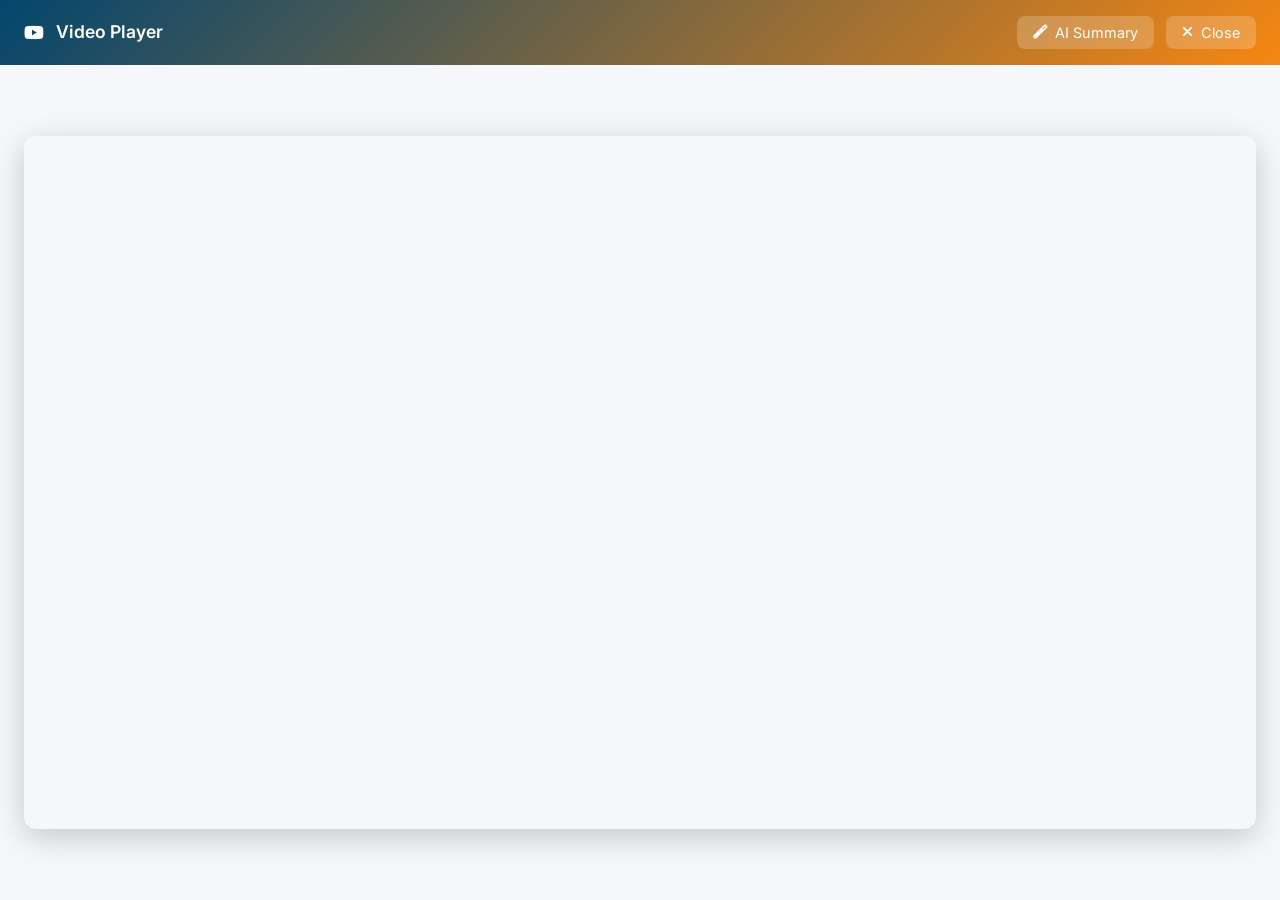
<file: video-player.html>
<!doctype html>
<html lang="en">
<head>
  <meta charset="UTF-8" />
  <meta name="viewport" content="width=device-width, initial-scale=1.0" />
  <title>Video Player | KELYLO</title>
  <link rel="stylesheet" href="https://cdnjs.cloudflare.com/ajax/libs/font-awesome/6.5.1/css/all.min.css" />
  <link rel="stylesheet" href="styles.css" />
  <link rel="icon" href="images/logo-best.svg" type="image/svg+xml" />
  
  <style>
    body {
      margin: 0;
      padding: 0;
      background: var(--bg);
      color: var(--text);
      font-family: 'Inter', sans-serif;
      display: flex;
      flex-direction: column;
      height: 100vh;
      overflow: hidden;
    }

    .viewer-header {
      background: linear-gradient(135deg, var(--brand-navy) 0%, var(--brand-orange) 100%);
      color: white;
      padding: 16px 24px;
      display: flex;
      align-items: center;
      justify-content: space-between;
      box-shadow: 0 2px 8px rgba(0,0,0,0.1);
    }

    .viewer-header h1 {
      margin: 0;
      font-size: 1.1rem;
      font-weight: 600;
      display: flex;
      align-items: center;
      gap: 12px;
    }

    .viewer-actions {
      display: flex;
      gap: 12px;
      align-items: center;
    }

    .viewer-btn {
      background: rgba(255, 255, 255, 0.2);
      border: none;
      color: white;
      padding: 8px 16px;
      border-radius: 8px;
      cursor: pointer;
      display: flex;
      align-items: center;
      gap: 8px;
      font-size: 0.9rem;
      transition: background 0.2s;
    }

    .viewer-btn:hover {
      background: rgba(255, 255, 255, 0.3);
    }

    .viewer-btn:disabled {
      opacity: 0.5;
      cursor: not-allowed;
    }

    .video-container {
      flex: 1;
      display: grid;
      grid-template-columns: 1fr;
      overflow: hidden;
    }

    .video-container.with-summary {
      grid-template-columns: 1fr 380px;
    }

    .video-player {
      display: flex;
      align-items: center;
      justify-content: center;
      padding: 24px;
      background: var(--bg-hover);
    }

    .video-player iframe {
      width: 100%;
      max-width: 1920px;
      aspect-ratio: 16 / 9;
      border: none;
      border-radius: 12px;
      box-shadow: 0 8px 32px rgba(0,0,0,0.2);
    }

    .video-player video {
      width: 100%;
      max-width: 1920px;
      aspect-ratio: 16 / 9;
      border: none;
      border-radius: 12px;
      box-shadow: 0 8px 32px rgba(0,0,0,0.2);
      background: #000;
    }

    .video-summary {
      background: white;
      border-left: 1px solid #E5E7EB;
      display: flex;
      flex-direction: column;
      overflow: hidden;
    }

    .summary-header {
      padding: 20px;
      border-bottom: 1px solid #E5E7EB;
      background: linear-gradient(135deg, #F3F4F6 0%, #E5E7EB 100%);
    }

    .summary-header h2 {
      margin: 0;
      font-size: 1.1rem;
      color: var(--brand-navy);
      display: flex;
      align-items: center;
      gap: 8px;
    }

    .summary-content {
      flex: 1;
      overflow-y: auto;
      padding: 20px;
    }

    .summary-loading {
      display: flex;
      flex-direction: column;
      align-items: center;
      justify-content: center;
      padding: 48px 20px;
      color: var(--text-dim);
    }

    .summary-loading i {
      font-size: 2.5rem;
      color: var(--brand-orange);
      margin-bottom: 16px;
      animation: spin 1s linear infinite;
    }

    .summary-text {
      line-height: 1.8;
      color: var(--text);
    }

    .summary-text h3 {
      color: var(--brand-navy);
      font-size: 1rem;
      margin: 16px 0 8px 0;
    }

    .summary-text ul {
      margin: 8px 0;
      padding-left: 20px;
    }

    .summary-text li {
      margin: 4px 0;
    }

    .summary-error {
      background: #FEF2F2;
      color: #DC2626;
      padding: 16px;
      border-radius: 8px;
      border: 1px solid #FCA5A5;
    }

    @keyframes spin {
      from { transform: rotate(0deg); }
      to { transform: rotate(360deg); }
    }

    @media (max-width: 968px) {
      .video-container.with-summary {
        grid-template-columns: 1fr;
        grid-template-rows: 1fr auto;
      }

      .video-summary {
        border-left: none;
        border-top: 1px solid #E5E7EB;
        max-height: 40vh;
      }
    }
  </style>
</head>
<body>
  <div class="viewer-header">
    <h1>
      <i class="fa-brands fa-youtube"></i>
      <span id="videoTitle">Video Player</span>
    </h1>
    <div class="viewer-actions">
      <button class="viewer-btn" id="summarizeBtn">
        <i class="fa-solid fa-magic"></i>
        AI Summary
      </button>
      <button class="viewer-btn" onclick="window.close()">
        <i class="fa-solid fa-times"></i>
        Close
      </button>
    </div>
  </div>

  <div class="video-container" id="videoContainer">
    <div class="video-player">
      <iframe 
        id="videoPlayer"
        src="" 
        title="Video Player"
        allow="accelerometer; autoplay; clipboard-write; encrypted-media; gyroscope; picture-in-picture; web-share; fullscreen" 
        allowfullscreen
        webkitallowfullscreen
        mozallowfullscreen
        frameborder="0">
      </iframe>
    </div>
  </div>

  <script src="config.js"></script>
  <script src="resources-manager.js"></script>
  <script src="ai-manager.js"></script>
  <script>
    // Get video URL from URL parameters
    const urlParams = new URLSearchParams(window.location.search);
    const videoUrl = urlParams.get('url');
    const videoTitle = urlParams.get('title');
    let embedUrl = '';
    let originalUrl = '';

    // Load video
    if (videoUrl) {
      originalUrl = decodeURIComponent(videoUrl);
      
      // Parse the URL first (handles iframe extraction)
      const parsed = ResourcesManager.parseVideoUrl(originalUrl);
      
      if (parsed && parsed.embedUrl) {
        document.getElementById('videoPlayer').src = parsed.embedUrl;
        document.getElementById('videoTitle').textContent = decodeURIComponent(videoTitle || 'Video Player');
        document.title = `${decodeURIComponent(videoTitle || 'Video')} | KELYLO`;
      } else {
        alert('Invalid video URL. Please use a YouTube, Vimeo, or direct video link.');
        window.close();
      }
    } else {
      alert('No video URL provided');
      window.close();
    }

    // Summarize button
    document.getElementById('summarizeBtn').addEventListener('click', async function() {
      const btn = this;
      const container = document.getElementById('videoContainer');
      
      // Create summary panel if it doesn't exist
      if (!document.querySelector('.video-summary')) {
        container.classList.add('with-summary');
        container.insertAdjacentHTML('beforeend', `
          <div class="video-summary">
            <div class="summary-header">
              <h2>
                <i class="fa-solid fa-robot"></i>
                AI Summary
              </h2>
            </div>
            <div class="summary-content" id="summaryContent">
              <div class="summary-loading">
                <i class="fa-solid fa-spinner"></i>
                <p>Generating AI summary...</p>
              </div>
            </div>
          </div>
        `);

        // Disable button and generate summary
        btn.disabled = true;
        btn.innerHTML = '<i class="fa-solid fa-spinner fa-spin"></i> Generating...';

        try {
          const summary = await ResourcesManager.summarizeYouTubeVideo(originalUrl);
          const summaryContent = document.getElementById('summaryContent');
          
          if (summary) {
            // Format the summary
            const formattedSummary = summary.replace(/\n\n/g, '</p><p>').replace(/\n/g, '<br>');
            summaryContent.innerHTML = `<div class="summary-text"><p>${formattedSummary}</p></div>`;
          } else {
            summaryContent.innerHTML = `
              <div class="summary-error">
                <i class="fa-solid fa-exclamation-circle"></i>
                Unable to generate summary. Please try again.
              </div>
            `;
          }
        } catch (error) {
          console.error('Error generating summary:', error);
          document.getElementById('summaryContent').innerHTML = `
            <div class="summary-error">
              <i class="fa-solid fa-exclamation-circle"></i>
              Error: ${error.message}
            </div>
          `;
        } finally {
          btn.disabled = false;
          btn.innerHTML = '<i class="fa-solid fa-check"></i> Summary Ready';
        }
      } else {
        // Toggle summary panel
        const summaryPanel = document.querySelector('.video-summary');
        if (summaryPanel.style.display === 'none') {
          summaryPanel.style.display = 'flex';
          container.classList.add('with-summary');
        } else {
          summaryPanel.style.display = 'none';
          container.classList.remove('with-summary');
        }
      }
    });
  </script>
</body>
</html>
</file>
<file: styles.css>
/* Ambition Hub — Light Theme + Full-BG Skill Pages */
@import url("https://fonts.googleapis.com/css2?family=Inter:wght@400;500;600;700;800;900&family=Poppins:wght@600;700;800;900&display=swap");

/* ── LIGHT THEME (default) ──────────────────────────────────────────────── */
:root {
  --bg:           #FFFFFF;
  --bg-card:      #FAFBFC;
  --nav-bg:       #FFFFFF;
  --bg-hover:     #F5F7FA;

  --text:         #1A202C;
  --text-dim:     #718096;
  --text-bright:  #000000;

  --brand-orange: #f68712;
  --brand-navy:   #03466e;

  --blue:         #03466e;
  --pink:         #EC4899;
  --green:        #10B981;
  --purple:       #8B5CF6;
  --orange:       #f68712;
  --cyan:         #06B6D4;
  --red:          #EF4444;
  --yellow:       #FBBF24;

  --glass:        rgba(0, 0, 0, 0.02);
  --glass-border: rgba(3, 70, 110, 0.1);
  --shadow:       0 2px 12px rgba(3, 70, 110, 0.08);
  --input-bg:     #F7F9FB;

  --radius:    16px;
  --radius-sm:  8px;
  --radius-lg: 24px;
  --nav-h:     64px;
  --transition: all 0.3s cubic-bezier(0.4, 0, 0.2, 1);
}

/* ── DARK THEME (user toggle) ───────────────────────────────────────────── */
html[data-theme="dark"] {
  --bg:           #0A0A0F;
  --bg-card:      #14141F;
  --nav-bg:       #0F0F18;
  --bg-hover:     #1A1A28;

  --text:         #FFFFFF;
  --text-dim:     #9CA3AF;
  --text-bright:  #F9FAFB;

  --glass:        rgba(255, 255, 255, 0.05);
  --glass-border: rgba(255, 255, 255, 0.10);
  --shadow:       0 4px 24px rgba(0, 0, 0, 0.50);
  --input-bg:     rgba(255, 255, 255, 0.05);
}

/* ── RESET ──────────────────────────────────────────────────────────────── */
* { box-sizing: border-box; margin: 0; padding: 0; }
html { scroll-behavior: smooth; }

/* Prevent zoom on PWA */
html {
  touch-action: manipulation;
  -ms-touch-action: manipulation;
}

/* Prevent pinch zoom */
body {
  touch-action: pan-x pan-y;
  overscroll-behavior: none;
}

body {
  font-family: "Inter", -apple-system, BlinkMacSystemFont, "Segoe UI", sans-serif;
  background: var(--bg);
  color: var(--text);
  line-height: 1.6;
  overflow-x: hidden;
  transition: background 0.3s ease, color 0.3s ease;
}

a { text-decoration: none; color: inherit; }
button { font-family: inherit; }

/* ── SKILL PAGES — CLEAN WHITE BACKGROUND ────────────────────────────────── */
body[data-skill] {
  background: #FFFFFF;
  color: var(--text);
}

/* No overlay needed with white background */
body[data-skill]::before {
  display: none;
}

body[data-skill] .main {
  position: relative;
  z-index: 1;
  background: #FFFFFF;
  color: var(--text);
}

/* Solid nav on skill pages */
body[data-skill] .topnav {
  background: #FFFFFF;
  box-shadow: 0 2px 12px rgba(3, 70, 110, 0.08);
  border-bottom: 1px solid rgba(3, 70, 110, 0.1);
}

body[data-skill] .nav-center,
body[data-skill] .nav-actions {
  background: transparent;
}

body[data-skill] .nav-link { color: var(--text-dim); }
body[data-skill] .nav-link:hover { color: var(--text); }
body[data-skill] .nav-link.active { color: var(--brand-orange); }

/* Skill hero: hero image with gradient overlay (modern design) */
body[data-skill] .skill-hero {
  position: relative;
  height: 320px;
  overflow: hidden;
}

body[data-skill] .skill-hero-image {
  display: block;
  width: 100%;
  height: 100%;
  object-fit: cover;
}

body[data-skill] .skill-hero-overlay {
  position: absolute;
  inset: 0;
  background: linear-gradient(135deg, rgba(246, 135, 18, 0.85) 0%, rgba(3, 70, 110, 0.75) 100%);
  z-index: 1;
}

body[data-skill] .skill-hero-content {
  position: absolute;
  bottom: 0;
  left: 0;
  right: 0;
  padding: 32px;
  z-index: 2;
  color: #FFFFFF;
}

body[data-skill] .skill-hero-content h1 {
  font-size: 2.5rem;
  font-weight: 700;
  margin-bottom: 12px;
  color: #FFFFFF;
  text-shadow: 0 2px 8px rgba(0, 0, 0, 0.2);
}

body[data-skill] .skill-hero-content p {
  font-size: 1.1rem;
  color: rgba(255, 255, 255, 0.95);
  text-shadow: 0 1px 4px rgba(0, 0, 0, 0.2);
}

body[data-skill] .skill-hero h1,
body[data-skill] .skill-hero p,
body[data-skill] .skill-hero .hero-tagline {
  color: #FFFFFF;
  text-shadow: 0 2px 8px rgba(0, 0, 0, 0.1);
}

/* Clean white cards on skill pages */
body[data-skill] .card {
  background: #FFFFFF;
  border: 1px solid rgba(3, 70, 110, 0.1);
  box-shadow: 0 2px 12px rgba(3, 70, 110, 0.06);
  color: var(--text);
}

body[data-skill] .card:hover {
  box-shadow: 0 4px 20px rgba(3, 70, 110, 0.12);
  border-color: rgba(246, 135, 18, 0.3);
  transform: translateY(-2px);
}

body[data-skill] .card-title h3,
body[data-skill] .card h3 { 
  color: var(--brand-navy);
}

body[data-skill] .info-card {
  background: linear-gradient(135deg, #FFF9F0 0%, #FFFFFF 100%);
  border: 1px solid rgba(246, 135, 18, 0.2);
  box-shadow: 0 2px 12px rgba(246, 135, 18, 0.08);
}

body[data-skill] .info-card h3 { 
  color: var(--brand-orange);
}

body[data-skill] .info-card p { 
  color: var(--text);
}

body[data-skill] .task-item { 
  border-color: rgba(3, 70, 110, 0.1);
  color: var(--text);
  background: #FAFBFC;
}

body[data-skill] .task-item:hover {
  background: #F5F7FA;
}

body[data-skill] .notes { 
  background: #FAFBFC;
  border: 1px solid rgba(3, 70, 110, 0.12);
  color: var(--text);
}

body[data-skill] .task-input input { 
  background: #FAFBFC;
  border: 1px solid rgba(3, 70, 110, 0.12);
  color: var(--text);
}

body[data-skill] .task-input input::placeholder {
  color: var(--text-dim);
}

body[data-skill] .task-input input:focus {
  border-color: var(--brand-orange);
  background: #FFFFFF;
}

/* ── FLOATING OVERLAY CONTROL (Hidden - not needed with white background) ── */
.overlay-ctrl {
  display: none;
}

/* ── TOP NAVIGATION ─────────────────────────────────────────────────────── */
.topnav {
  position:   fixed;
  top:        0;
  left:       0;
  right:      0;
  height:     var(--nav-h);
  z-index:    200;
  display:    flex;
  align-items: stretch;
  background: var(--nav-bg);
  box-shadow: 0 2px 20px rgba(0, 0, 0, 0.08);
  border-bottom: 1px solid var(--glass-border);
  transition: background 0.3s ease;
}

/* Orange logo block */
.nav-logo-block {
  background: var(--brand-orange);
  display:    flex;
  align-items: center;
  gap:        12px;
  padding:    0 28px;
  flex-shrink: 0;
  text-decoration: none;
  transition: var(--transition);
}

.nav-logo-block:hover { background: #e07810; }

.nav-logo {
  width:  44px;
  height: 44px;
  border-radius: 50%;
  object-fit: contain;
  filter: drop-shadow(0 2px 6px rgba(0,0,0,0.3));
  flex-shrink: 0;
}

.nav-brand-name {
  font-family: "Poppins", sans-serif;
  font-weight: 800;
  font-size:   1.25rem;
  color:       #fff;
  letter-spacing: 2px;
  text-transform: uppercase;
  white-space: nowrap;
}

/* Nav center */
.nav-center {
  background: transparent;
  flex:       1;
  display:    flex;
  align-items: center;
  padding:    0 32px;
  gap:        2px;
  overflow:   hidden;
  border-bottom: none;
}

.nav-link {
  padding:    8px 14px;
  border-radius: var(--radius-sm);
  color:      var(--text-dim);
  font-weight: 600;
  font-size:  0.9rem;
  transition: var(--transition);
  display:    flex;
  align-items: center;
  gap:        8px;
  white-space: nowrap;
  position:   relative;
}

.nav-link::after {
  content:  '';
  position: absolute;
  bottom:   0;
  left:     14px;
  right:    14px;
  height:   2px;
  background: var(--brand-orange);
  transform: scaleX(0);
  transition: var(--transition);
  border-radius: 2px;
}

.nav-link:hover {
  color:      var(--text);
  background: var(--glass);
}

.nav-link:hover::after { transform: scaleX(1); }

.nav-link.active {
  color:      var(--brand-orange);
  background: rgba(246, 135, 18, 0.08);
}

.nav-link.active::after { transform: scaleX(1); }
.nav-link i { font-size: 0.85rem; }

/* Nav right actions */
.nav-actions {
  background: transparent;
  display:    flex;
  align-items: center;
  gap:        10px;
  padding:    0 20px;
  flex-shrink: 0;
}

/* Theme toggle */
.theme-toggle {
  width:  38px;
  height: 38px;
  border-radius: 50%;
  background: var(--glass);
  border: 1px solid var(--glass-border);
  color:  var(--text-dim);
  cursor: pointer;
  display: grid;
  place-items: center;
  font-size:  0.95rem;
  transition: var(--transition);
}

.theme-toggle:hover {
  background: rgba(246, 135, 18, 0.15);
  border-color: rgba(246, 135, 18, 0.4);
  color: var(--brand-orange);
}

/* Hamburger — mobile only */
.nav-hamburger {
  display: none;
  width:   40px;
  height:  40px;
  border-radius: var(--radius-sm);
  background: var(--glass);
  border: 1px solid var(--glass-border);
  color:  var(--text-dim);
  cursor: pointer;
  place-items: center;
  font-size:   1.1rem;
  transition:  var(--transition);
}

.nav-hamburger:hover {
  background: rgba(246, 135, 18, 0.15);
  border-color: rgba(246, 135, 18, 0.4);
  color: var(--brand-orange);
}

/* Language Switcher */
.language-switcher {
  display: flex;
  gap:     4px;
  padding: 4px;
  background:  var(--glass);
  border-radius: var(--radius-sm);
  border: 1px solid var(--glass-border);
}

.lang-btn {
  padding:    5px 10px;
  background: transparent;
  border:     none;
  color:      var(--text-dim);
  cursor:     pointer;
  border-radius: 6px;
  font-weight: 600;
  font-size:  0.8rem;
  transition: var(--transition);
  display:    flex;
  align-items: center;
  gap:        5px;
}

.lang-btn:hover { color: var(--text); background: var(--bg-hover); }

.lang-btn.active {
  background: var(--brand-orange);
  color:      #fff;
}

/* Mobile nav drawer */
.nav-drawer {
  display:  none;
  position: fixed;
  top:      var(--nav-h);
  left:     0;
  right:    0;
  background: var(--nav-bg);
  border-bottom: 2px solid rgba(246, 135, 18, 0.4);
  z-index:  199;
  padding:  16px;
  flex-direction: column;
  gap:      4px;
  box-shadow: 0 8px 32px rgba(0, 0, 0, 0.12);
  max-height: calc(100vh - var(--nav-h));
  overflow-y: auto;
}

html[data-theme="dark"] .nav-drawer {
  box-shadow: 0 8px 32px rgba(0, 0, 0, 0.5);
}

.nav-open .nav-drawer { display: flex; }

.nav-drawer .nav-link {
  padding: 12px 16px;
  border-radius: var(--radius);
  font-size: 1rem;
}

.nav-drawer .nav-link::after { display: none; }

/* ── MAIN CONTENT ───────────────────────────────────────────────────────── */
.main {
  padding-top: var(--nav-h);
  min-height:  100vh;
}

/* ── HERO — INDEX PAGE ──────────────────────────────────────────────────── */
.hero-section {
  position:   relative;
  height:     calc(100vh - var(--nav-h));
  min-height: 500px;
  overflow:   hidden;
  background: #0a0a0f;
}

.hero-image {
  width:      100%;
  height:     100%;
  object-fit: cover;
  display:    block;
}

.hero-overlay {
  position: absolute;
  inset:    0;
  background: linear-gradient(
    105deg,
    rgba(10, 10, 15, 0.90) 0%,
    rgba(10, 10, 15, 0.72) 45%,
    rgba(10, 10, 15, 0.20) 100%
  );
}

.hero-content {
  position:  absolute;
  top:       50%;
  left:      8%;
  transform: translateY(-50%);
  max-width: 600px;
  z-index:   2;
}

.hero-tagline {
  display:     flex;
  align-items: flex-start;
  gap:         12px;
  color:       var(--brand-orange);
  font-weight: 700;
  font-size:   1rem;
  letter-spacing: 1px;
  text-transform: none;
  margin-bottom: 20px;
  line-height: 1.5;
}

.hero-tagline::before {
  content:      '';
  display:      block;
  width:        40px;
  min-width:    40px;
  height:       3px;
  margin-top:   9px;
  background:   var(--brand-orange);
  border-radius: 2px;
}

/* Hero tagline cycling quote */
#heroTaglineQuote {
  color:       var(--brand-orange);
  font-weight: 700;
  font-size:   0.95rem;
  line-height: 1.5;
  font-style:  italic;
  transition:  opacity 0.5s ease;
  max-width:   520px;
}

.hero-content h1 {
  font-family: "Poppins", sans-serif;
  font-size:   clamp(2.4rem, 5vw, 4rem);
  font-weight: 900;
  line-height: 1.1;
  margin-bottom: 20px;
  letter-spacing: -1px;
  color:       #FFFFFF;
  text-shadow: 0 4px 24px rgba(0, 0, 0, 0.6);
}

.hero-content p {
  font-size:   1.1rem;
  color:       rgba(255, 255, 255, 0.72);
  font-weight: 500;
  margin-bottom: 36px;
  line-height: 1.7;
}

.hero-actions {
  display:     flex;
  align-items: center;
  gap:         20px;
  flex-wrap:   wrap;
}

.btn-hero {
  display:     inline-flex;
  align-items: center;
  gap:         8px;
  padding:     14px 32px;
  background:  var(--brand-orange);
  color:       #fff;
  font-weight: 700;
  font-size:   0.95rem;
  border-radius: var(--radius-sm);
  text-transform: uppercase;
  letter-spacing: 1px;
  transition:  var(--transition);
  box-shadow:  0 4px 20px rgba(246, 135, 18, 0.4);
  border:      none;
  cursor:      pointer;
}

.btn-hero:hover {
  background:  #e07810;
  transform:   translateY(-2px);
  box-shadow:  0 8px 28px rgba(246, 135, 18, 0.5);
}

.hero-countdown {
  display:     flex;
  align-items: center;
  gap:         10px;
  color:       rgba(255, 255, 255, 0.7);
  font-size:   0.9rem;
}

.hero-countdown strong {
  color:       var(--brand-orange);
  font-family: "Poppins", sans-serif;
  font-size:   1.1rem;
  font-weight: 800;
}

/* Hero arrows */
.hero-arrow {
  position:  absolute;
  top:       50%;
  transform: translateY(-50%);
  width:     52px;
  height:    52px;
  border-radius: 50%;
  background: rgba(255, 255, 255, 0.12);
  border:    2px solid rgba(255, 255, 255, 0.2);
  color:     #fff;
  cursor:    pointer;
  display:   grid;
  place-items: center;
  font-size: 1.1rem;
  z-index:   3;
  transition: var(--transition);
  -webkit-backdrop-filter: blur(4px);
  backdrop-filter: blur(4px);
}

.hero-arrow:hover {
  background:  var(--brand-orange);
  border-color: var(--brand-orange);
  box-shadow:  0 4px 20px rgba(246, 135, 18, 0.5);
}

.hero-arrow-prev { left: 28px; }
.hero-arrow-next { right: 28px; }

/* Hero dots */
.hero-dots {
  position:  absolute;
  bottom:    28px;
  left:      50%;
  transform: translateX(-50%);
  display:   flex;
  gap:       8px;
  z-index:   3;
}

.hero-dots button {
  width:  8px;
  height: 8px;
  border-radius: 50%;
  background: rgba(255, 255, 255, 0.3);
  border:  none;
  cursor:  pointer;
  transition: all 0.2s;
}

.hero-dots button.active {
  background:   var(--brand-orange);
  width:        28px;
  border-radius: 4px;
}

/* ── PAGE SECTIONS ──────────────────────────────────────────────────────── */
.page-section       { padding: 60px 80px; }
.page-section-narrow { padding: 48px 80px; }

.section-header {
  display:     flex;
  align-items: center;
  gap:         16px;
  margin-bottom: 36px;
}

.section-accent {
  display:     flex;
  align-items: center;
  gap:         12px;
  color:       var(--brand-orange);
  font-weight: 800;
  font-size:   0.88rem;
  text-transform: uppercase;
  letter-spacing: 2px;
  margin-bottom: 8px;
}

.section-accent::before {
  content:  '';
  display:  block;
  width:    32px;
  height:   4px;
  background: linear-gradient(90deg, var(--brand-orange), var(--brand-navy));
  border-radius: 3px;
}

.section-title {
  font-family:  "Poppins", sans-serif;
  font-size:    2.2rem;
  font-weight:  800;
  letter-spacing: -1.2px;
  color:        var(--text-bright);
  line-height:  1.2;
  margin-bottom: 4px;
}

/* ── SKILLS GRID ────────────────────────────────────────────────────────── */
.skills-grid {
  display: grid;
  grid-template-columns: repeat(auto-fit, minmax(280px, 1fr));
  gap: 28px;
  margin-bottom: 16px;
}

.skill-card {
  position:     relative;
  aspect-ratio: 4/3;
  border-radius: 20px;
  overflow:     hidden;
  display:      block;
  transition:   transform 0.4s cubic-bezier(0.34, 1.56, 0.64, 1), box-shadow 0.4s ease;
  box-shadow:   0 4px 20px rgba(0, 0, 0, 0.12), 0 1px 3px rgba(0, 0, 0, 0.08);
  cursor: pointer;
}

.skill-card:hover {
  transform:  translateY(-12px) scale(1.03);
  box-shadow: 0 20px 48px rgba(0, 0, 0, 0.2), 0 8px 16px rgba(0, 0, 0, 0.16);
}

.skill-card img {
  width:      100%;
  height:     100%;
  object-fit: cover;
  transition: transform 0.5s ease;
}

.skill-card:hover img { transform: scale(1.08); }

.skill-card-content {
  position: absolute;
  bottom:   0;
  left:     0;
  right:    0;
  padding:  16px 20px;
  display:  flex;
  align-items: center;
  gap:      10px;
  font-weight: 700;
  font-size:   1rem;
  background:  linear-gradient(to top, rgba(3, 70, 110, 0.95), rgba(3, 70, 110, 0.0));
  padding-top: 40px;
  color:    #fff;
}

.skill-card-content i         { font-size: 1.1rem; color: var(--brand-orange); }
.skill-card[data-color="blue"]   .skill-card-content i { color: #60a5fa; }
.skill-card[data-color="pink"]   .skill-card-content i { color: #f472b6; }
.skill-card[data-color="green"]  .skill-card-content i { color: #34d399; }
.skill-card[data-color="purple"] .skill-card-content i { color: #a78bfa; }
.skill-card[data-color="orange"] .skill-card-content i { color: #fbbf24; }

.skill-card::before {
  content:  '';
  position: absolute;
  bottom:   0;
  left:     0;
  right:    0;
  height:   4px;
  background: linear-gradient(90deg, var(--brand-orange), var(--brand-navy));
  transform: scaleX(0);
  transform-origin: left;
  transition: var(--transition);
  z-index:  2;
}

.skill-card:hover::before { transform: scaleX(1); }

/* ── MANAGE SKILLS CARD (desktop only) ──────────────────────────────────── */
.skill-card--manage {
  background:   var(--bg-card);
  border:       2px dashed rgba(246, 135, 18, 0.35);
  cursor:       pointer;
  align-items:  center;
  justify-content: center;
  font-family:  inherit;
}

.skill-card--manage:hover {
  border-color: var(--brand-orange);
  background:   rgba(246, 135, 18, 0.05);
}

.skill-card--manage .skill-card-content--manage {
  position:    relative;
  background:  none;
  padding:     0;
  justify-content: center;
  flex-direction: column;
  gap:         12px;
  text-align:  center;
  color:       var(--brand-orange);
}

.skill-card--manage .skill-card-content--manage i {
  font-size: 2rem;
  color:     var(--brand-orange);
  display:   block;
}

.skill-card--manage .skill-card-content--manage span {
  font-size:   1rem;
  font-weight: 700;
  color:       var(--brand-orange);
  text-transform: uppercase;
  letter-spacing: 1px;
}

@media (max-width: 900px) {
  .skill-card--manage { display: none; }
}

/* ── CONTENT ROW (carousel + info) ─────────────────────────────────────── */
.content-row {
  display: grid;
  grid-template-columns: 1.8fr 1fr;
  gap: 32px;
  align-items: start;
}

/* ── CAROUSEL ───────────────────────────────────────────────────────────── */
.carousel-wrapper {
  background:   var(--bg-card);
  border-radius: 20px;
  overflow:     hidden;
  border:       1px solid var(--glass-border);
  box-shadow:   0 4px 24px rgba(0, 0, 0, 0.12), 0 2px 8px rgba(0, 0, 0, 0.08);
  transition: box-shadow 0.3s ease;
}

.carousel-wrapper:hover {
  box-shadow: 0 8px 32px rgba(0, 0, 0, 0.16), 0 4px 12px rgba(0, 0, 0, 0.12);
}

.carousel           { position: relative; height: 420px; }
.carousel-track     { display: flex; height: 100%; transition: transform 0.6s cubic-bezier(0.4, 0, 0.2, 1); }

.carousel-slide {
  min-width:  100%;
  height:     100%;
  position:   relative;
  background-size:     cover;
  background-position: center;
  display:    flex;
  flex-direction: column;
  align-items:    flex-start;
  justify-content: flex-end;
  padding:    40px;
}

.carousel-slide::before {
  content:  '';
  position: absolute;
  inset:    0;
  background: linear-gradient(to top, rgba(10,10,15,0.92) 0%, rgba(10,10,15,0.3) 100%);
}

.carousel-slide h2,
.carousel-slide p     { position: relative; z-index: 2; }

.carousel-slide h2 {
  font-family: "Poppins", sans-serif;
  font-size:   1.6rem;
  margin-bottom: 10px;
  font-weight: 800;
  color:       #fff;
  text-shadow: 0 2px 12px rgba(0, 0, 0, 0.6);
  text-align:  left;
}

.carousel-slide p {
  font-size:   1rem;
  line-height: 1.7;
  color:       rgba(255,255,255,0.72);
  max-width:   500px;
  text-align:  left;
}

.carousel-controls {
  position: absolute;
  bottom:   16px;
  right:    16px;
  display:  flex;
  gap:      8px;
  z-index:  3;
}

.carousel-controls button {
  width:  40px;
  height: 40px;
  border-radius: 50%;
  background: rgba(255,255,255,0.12);
  -webkit-backdrop-filter: blur(8px);
  backdrop-filter: blur(8px);
  border:  1px solid rgba(255,255,255,0.24);
  color:   #fff;
  cursor:  pointer;
  transition: all 0.3s cubic-bezier(0.4, 0, 0.2, 1);
  display: flex;
  align-items: center;
  justify-content: center;
}

.carousel-controls button:hover {
  background:  var(--brand-orange);
  border-color: var(--brand-orange);
  transform: scale(1.1);
  color:       #fff;
}

.carousel-dots {
  position: absolute;
  bottom:   20px;
  left:     40px;
  display:  flex;
  gap:      8px;
  z-index:  3;
}

.carousel-dots button {
  width:  8px;
  height: 8px;
  border-radius: 50%;
  background: rgba(255,255,255,0.3);
  border:  none;
  cursor:  pointer;
  transition: all 0.2s;
}

.carousel-dots button.active {
  background:   var(--brand-orange);
  width:        24px;
  border-radius: 4px;
}

/* ── INFO CARDS (sidebar-column) ────────────────────────────────────────── */
.sidebar-content {
  display:        flex;
  flex-direction: column;
  gap:            24px;
}

.info-card {
  background:   var(--bg-card);
  padding:      28px;
  border-radius: 20px;
  border:       1px solid var(--glass-border);
  box-shadow:   0 4px 20px rgba(0, 0, 0, 0.1), 0 2px 6px rgba(0, 0, 0, 0.06);
  transition: transform 0.3s ease, box-shadow 0.3s ease;
}

.info-card:hover {
  transform: translateY(-2px);
  box-shadow: 0 8px 28px rgba(0, 0, 0, 0.14), 0 4px 10px rgba(0, 0, 0, 0.08);
}

.info-card h3 {
  font-family:  "Poppins", sans-serif;
  font-size:    1rem;
  margin-bottom: 12px;
  font-weight:  800;
  color:        var(--brand-orange);
  text-transform: uppercase;
  letter-spacing: 1px;
}

.info-card p      { color: var(--text-dim); line-height: 1.7; }
.info-card small  { color: var(--text-dim); font-size: 0.85rem; }

.countdown {
  font-family:  "Poppins", sans-serif;
  font-size:    2.2rem;
  font-weight:  900;
  color:        var(--text-bright);
  margin:       12px 0;
  letter-spacing: -1.5px;
  background: linear-gradient(135deg, var(--brand-orange), var(--brand-navy));
  -webkit-background-clip: text;
  -webkit-text-fill-color: transparent;
  background-clip: text;
}

/* ── BOTTOM QUOTE CARDS ─────────────────────────────────────────────────── */
.bottom-cards {
  display: grid;
  grid-template-columns: repeat(auto-fit, minmax(320px, 1fr));
  gap: 32px;
}

.quote-card {
  position:     relative;
  background:   var(--bg-card);
  border-radius: 20px;
  padding:      40px;
  min-height:   240px;
  overflow:     hidden;
  background-size:     cover;
  background-position: center;
  border: 1px solid var(--glass-border);
  box-shadow: 0 4px 24px rgba(0, 0, 0, 0.12), 0 2px 8px rgba(0, 0, 0, 0.08);
  transition: transform 0.3s ease, box-shadow 0.3s ease;
}

.quote-card:hover {
  transform: translateY(-4px);
  box-shadow: 0 8px 32px rgba(0, 0, 0, 0.16), 0 4px 12px rgba(0, 0, 0, 0.12);
}

.quote-card::before {
  content:  '';
  position: absolute;
  inset:    0;
  background: rgba(10, 10, 15, 0.82);
}

.quote-card h3,
.quote-card p,
.quote-card button { position: relative; z-index: 2; }

.quote-card h3 {
  font-family:  "Poppins", sans-serif;
  font-size:    1.1rem;
  margin-bottom: 12px;
  font-weight:  700;
  color:        var(--brand-orange);
  text-transform: uppercase;
  letter-spacing: 1px;
}

.quote-card p { color: rgba(255,255,255,0.75); line-height: 1.7; }

.quote-card::after {
  content:  '';
  position: absolute;
  top:      0;
  left:     0;
  bottom:   0;
  width:    4px;
  background: var(--brand-orange);
  border-radius: 4px 0 0 4px;
}

.btn-refresh {
  position: absolute;
  top:      20px;
  right:    20px;
  width:    36px;
  height:   36px;
  border-radius: 50%;
  background: rgba(246,135,18,0.15);
  border:    1px solid rgba(246,135,18,0.3);
  color:     var(--brand-orange);
  cursor:    pointer;
  display:   grid;
  place-items: center;
  z-index:   3;
  transition: var(--transition);
}

.btn-refresh:hover {
  background: var(--brand-orange);
  color:      #fff;
  transform:  rotate(180deg);
}

/* ── SKILL PAGE HERO ────────────────────────────────────────────────────── */
.skill-hero {
  position:   relative;
  height:     55vh;
  min-height: 380px;
  overflow:   hidden;
  background: #0a0a0f;
}

.skill-hero-image {
  width:      100%;
  height:     100%;
  object-fit: cover;
}

.skill-hero-overlay {
  position: absolute;
  inset:    0;
  background: linear-gradient(
    105deg,
    rgba(10,10,15,0.92) 0%,
    rgba(10,10,15,0.65) 55%,
    rgba(10,10,15,0.25) 100%
  );
}

.skill-hero-bg {
  position: absolute;
  inset:    0;
  z-index:  0;
}

.skill-hero-content {
  position: absolute;
  bottom:   0;
  left:     0;
  right:    0;
  padding:  40px 80px;
  z-index:  2;
}

.skill-hero-content h1 {
  font-family:  "Poppins", sans-serif;
  font-size:    clamp(2rem, 4vw, 3rem);
  margin-bottom: 8px;
  font-weight:  900;
  color:        var(--text-bright);
  text-shadow:  0 2px 12px rgba(0, 0, 0, 0.6);
}

.skill-hero-content p { color: rgba(255,255,255,0.72); font-size: 1.05rem; }

/* ── BADGES ─────────────────────────────────────────────────────────────── */
.badge {
  display:     inline-flex;
  align-items: center;
  gap:         8px;
  padding:     6px 14px;
  border-radius: 999px;
  background:  rgba(246, 135, 18, 0.12);
  border:      1px solid rgba(246, 135, 18, 0.35);
  color:       var(--brand-orange);
  font-size:   0.85rem;
  font-weight: 700;
  text-transform: uppercase;
  letter-spacing: 0.5px;
  margin-bottom: 12px;
}

.badge i { color: var(--brand-orange); }

.accent-badge {
  display:     inline-flex;
  align-items: center;
  gap:         8px;
  padding:     8px 18px;
  background:  var(--brand-orange);
  color:       #fff;
  border-radius: 999px;
  font-weight: 700;
  font-size:   0.9rem;
}

/* ── CARDS ──────────────────────────────────────────────────────────────── */
.card {
  background:   var(--bg-card);
  padding:      24px;
  border-radius: var(--radius);
  border:       1px solid var(--glass-border);
  box-shadow:   var(--shadow);
  transition:   background 0.3s ease, border-color 0.3s ease;
}

.card-title {
  display:     flex;
  justify-content: space-between;
  align-items: center;
  margin-bottom: 20px;
}

.card-title h3 {
  font-family: "Poppins", sans-serif;
  font-size:   1.1rem;
  font-weight: 700;
  color:       var(--text-bright);
}

.focus-banner {
  background:  rgba(246, 135, 18, 0.08);
  padding:     20px;
  border-radius: var(--radius);
  border-left: 4px solid var(--brand-orange);
}

.focus-banner strong {
  display:     block;
  margin-bottom: 8px;
  font-size:   1.05rem;
  color:       var(--text-bright);
}

.task-list { list-style: none; padding: 0; margin: 0; }

.task-item {
  display:     flex;
  align-items: center;
  gap:         12px;
  padding:     10px 0;
  border-bottom: 1px solid var(--glass-border);
  color:       var(--text);
}

.task-item input[type="checkbox"] {
  width:  18px;
  height: 18px;
  cursor: pointer;
  accent-color: var(--brand-orange);
}

.task-input { display: flex; gap: 12px; margin-top: 16px; }

.task-input input {
  flex:       1;
  padding:    10px 14px;
  background: var(--input-bg);
  border:     1px solid var(--glass-border);
  border-radius: var(--radius);
  color:      var(--text);
  font-family: inherit;
}

/* Video Input Section */
.video-input-section {
  display: flex;
  flex-direction: column;
  gap: 12px;
  padding: 16px;
  background: var(--glass);
  border-radius: var(--radius-sm);
  border: 1px solid var(--glass-border);
  margin-bottom: 16px;
}

.video-input-section input {
  padding: 12px 16px;
  background: var(--input-bg);
  border: 1px solid var(--glass-border);
  border-radius: var(--radius);
  color: var(--text);
  font-family: inherit;
  font-size: 0.95rem;
  transition: var(--transition);
}

.video-input-section input:focus {
  outline: none;
  border-color: var(--brand-orange);
  box-shadow: 0 0 0 3px rgba(246, 135, 18, 0.1);
}

.video-input-section input::placeholder {
  color: var(--text-dim);
}

.video-input-section button {
  width: 100%;
}

/* ── BUTTONS ────────────────────────────────────────────────────────────── */
.button {
  padding:     12px 24px;
  background:  var(--brand-orange);
  color:       #fff;
  border:      none;
  border-radius: var(--radius-sm);
  font-weight: 700;
  font-size:   0.9rem;
  cursor:      pointer;
  transition:  var(--transition);
  box-shadow:  0 4px 14px rgba(246, 135, 18, 0.28);
  letter-spacing: 0.3px;
  display:     inline-flex;
  align-items: center;
  gap:         8px;
}

.button:hover {
  background:  #e07810;
  transform:   translateY(-2px);
  box-shadow:  0 8px 22px rgba(246, 135, 18, 0.42);
}

.button:active { transform: translateY(0); }

.button.secondary {
  background: transparent;
  border:     1px solid var(--glass-border);
  color:      var(--text-dim);
  box-shadow: none;
}

.button.secondary:hover {
  background:  var(--bg-hover);
  border-color: var(--brand-orange);
  color:       var(--brand-orange);
  box-shadow:  none;
  transform:   none;
}

/* Buttons on skill pages with white background */
body[data-skill] .button {
  background: var(--brand-orange);
  color: #FFFFFF;
  border: none;
}

body[data-skill] .button:hover {
  background: #e07810;
  box-shadow: 0 6px 20px rgba(246, 135, 18, 0.3);
}

body[data-skill] .button.secondary {
  background: #FFFFFF;
  color: var(--brand-navy);
  border: 1px solid rgba(3, 70, 110, 0.2);
  box-shadow: 0 2px 8px rgba(3, 70, 110, 0.08);
}

body[data-skill] .button.secondary:hover {
  background: var(--brand-navy);
  color: #FFFFFF;
  border-color: var(--brand-navy);
  box-shadow: 0 4px 16px rgba(3, 70, 110, 0.2);
}

/* ── NOTES / FORM ───────────────────────────────────────────────────────── */
.notes {
  width:       100%;
  min-height:  150px;
  padding:     16px;
  background:  var(--input-bg);
  border:      1px solid var(--glass-border);
  border-radius: var(--radius);
  color:       var(--text);
  font-family: inherit;
  resize:      vertical;
}

.notes:focus { outline: none; border-color: var(--brand-orange); }

/* ── LAYOUT HELPERS ─────────────────────────────────────────────────────── */
.grid           { display: grid; gap: 24px; }
.grid.two       { grid-template-columns: repeat(2, 1fr); }
.section-gap    { margin-top: 40px; }

/* Data tables on skill pages with white background */
.data-table     { width: 100%; border-collapse: collapse; margin-top: 16px; }
.data-table th,
.data-table td  { padding: 12px; text-align: left; border-bottom: 1px solid rgba(3, 70, 110, 0.1); }
.data-table th  { 
  font-weight: 600; 
  color: var(--brand-navy);
  background: linear-gradient(135deg, #FFF9F0 0%, #FFFFFF 100%);
}
.data-table td { color: var(--text); }
.data-table tr:hover { background: #FAFBFC; }

body[data-skill] .data-table th { 
  color: var(--brand-navy);
  background: linear-gradient(135deg, #FFF9F0 0%, #FFFFFF 100%);
}
body[data-skill] .data-table td { color: var(--text); }
body[data-skill] .data-table tr:hover { background: #F5F7FA; }

/* ── ROADMAP ────────────────────────────────────────────────────────────── */
.roadmap-phase {
  margin:       20px 0;
  background:   var(--bg-card);
  border-radius: var(--radius);
  overflow:     hidden;
  border:       1px solid var(--glass-border);
}

body[data-skill] .roadmap-phase {
  background: #FFFFFF;
  border: 1px solid rgba(3, 70, 110, 0.12);
  box-shadow: 0 2px 8px rgba(3, 70, 110, 0.06);
}

body[data-skill] .phase-summary h5 {
  color: var(--brand-navy);
}

body[data-skill] .phase-body {
  color: var(--text);
}

body[data-skill] .phase-active {
  border: 2px solid var(--brand-orange);
  box-shadow: 0 4px 20px rgba(246, 135, 18, 0.15);
  background: linear-gradient(135deg, #FFF9F0 0%, #FFFFFF 100%);
}

.phase-summary {
  padding:  20px 24px;
  cursor:   pointer;
  display:  flex;
  justify-content: space-between;
  align-items: center;
}

.phase-summary h5 {
  font-family: "Poppins", sans-serif;
  font-size:   1.05rem;
  font-weight: 700;
}

.phase-body {
  max-height: 0;
  overflow:   hidden;
  transition: max-height 0.3s ease;
}

.roadmap-phase.open .phase-body {
  max-height: 2000px;
  padding:    0 24px 24px;
}

.phase-active {
  border:     2px solid var(--brand-orange);
  box-shadow: 0 4px 20px rgba(246, 135, 18, 0.2);
}

.roadmap-card        { margin-top: 32px; }
.roadmap-card strong { color: var(--brand-orange); }

/* Collapsible cards */
.collapsible-card .card-title { cursor: pointer; -webkit-user-select: none; user-select: none; }
.collapsible-body { max-height: 0; overflow: hidden; transition: max-height 0.3s ease; }
.collapsible-card.expanded .collapsible-body { max-height: 3000px; }

/* ── PAGE HEADER ────────────────────────────────────────────────────────── */
.page-header { margin-bottom: 32px; }

.page-header h1 {
  font-family:  "Poppins", sans-serif;
  font-size:    2.2rem;
  margin-bottom: 8px;
  font-weight:  800;
  color:        var(--text-bright);
}

/* ── FOOTER ─────────────────────────────────────────────────────────────── */
.app-footer {
  display: grid;
  grid-template-columns: repeat(3, 1fr);
  gap: 24px;
}

body[data-skill] .app-footer {
  background: #F5F7FA;
  padding: 32px;
  border-radius: var(--radius-lg);
  margin-top: 40px;
}

body[data-skill] .app-footer .card {
  background: #FFFFFF;
  box-shadow: 0 2px 8px rgba(3, 70, 110, 0.06);
}

/* ── ICON BUTTONS ───────────────────────────────────────────────────────── */
.icon-button {
  background: transparent;
  border:     none;
  color:      var(--text-dim);
  cursor:     pointer;
  padding:    4px 8px;
  transition: color 0.2s;
}

.icon-button:hover { color: var(--text); }

.task-actions { display: flex; gap: 4px; margin-left: auto; }

/* ── SKILL MANAGER MODAL ────────────────────────────────────────────────── */
.nav-manage        { color: var(--text-dim); }
.nav-manage:hover  { color: var(--brand-orange); }

@keyframes navFlash {
  0%, 100% { background: transparent; }
  30%       { background: rgba(246, 135, 18, 0.2); }
}
.nav-flash { animation: navFlash 1s ease 2; }

.mgr-overlay {
  position:  fixed;
  inset:     0;
  background: rgba(0, 0, 0, 0.72);
  -webkit-backdrop-filter: blur(6px);
  backdrop-filter: blur(6px);
  z-index:   9999;
  display:   flex;
  align-items: center;
  justify-content: center;
  padding:   24px;
  animation: overlayIn 0.2s ease;
}

@keyframes overlayIn { from { opacity: 0; } to { opacity: 1; } }

.mgr-modal {
  background:   #14141F;
  border:       1px solid rgba(255,255,255,0.10);
  border-radius: var(--radius-lg);
  width:        100%;
  max-width:    640px;
  max-height:   86vh;
  display:      flex;
  flex-direction: column;
  overflow:     hidden;
  box-shadow:   0 24px 80px rgba(0, 0, 0, 0.7);
  animation:    modalIn 0.25s cubic-bezier(0.4, 0, 0.2, 1);
  color:        #fff;
}

@keyframes modalIn {
  from { opacity: 0; transform: translateY(24px) scale(0.97); }
  to   { opacity: 1; transform: translateY(0) scale(1); }
}

.mgr-header {
  display:     flex;
  align-items: center;
  justify-content: space-between;
  padding:     20px 24px;
  border-bottom: 1px solid rgba(255,255,255,0.08);
  flex-shrink: 0;
}

.mgr-header h2 {
  font-family:  "Poppins", sans-serif;
  font-size:    1.2rem;
  font-weight:  800;
  display:      flex;
  align-items:  center;
  gap:          10px;
  color:        #fff;
}

.mgr-header h2 i { color: var(--brand-orange); }

.mgr-close {
  width:  36px;
  height: 36px;
  border-radius: 50%;
  background: rgba(255,255,255,0.06);
  border:    1px solid rgba(255,255,255,0.10);
  color:     rgba(255,255,255,0.6);
  cursor:    pointer;
  display:   grid;
  place-items: center;
  transition: var(--transition);
  font-size: 1rem;
}

.mgr-close:hover {
  background:  var(--red);
  border-color: var(--red);
  color:       #fff;
  transform:   rotate(90deg);
}

.mgr-body {
  overflow-y: auto;
  padding:    24px;
  display:    flex;
  flex-direction: column;
  gap:        0;
}

.mgr-section h3 {
  font-family:  "Poppins", sans-serif;
  font-size:    0.85rem;
  font-weight:  700;
  text-transform: uppercase;
  letter-spacing: 1px;
  color:        rgba(255,255,255,0.5);
  margin-bottom: 14px;
}

.mgr-skill-list {
  list-style:     none;
  display:        flex;
  flex-direction: column;
  gap:            6px;
}

.mgr-skill-item {
  display:     flex;
  align-items: center;
  gap:         10px;
  padding:     10px 14px;
  border-radius: var(--radius-sm);
  background:  rgba(255,255,255,0.04);
  border:      1px solid transparent;
  transition:  var(--transition);
  color:       #fff;
}

.mgr-skill-item:hover   { border-color: rgba(255,255,255,0.10); }
.mgr-skill-item.mgr-hidden { opacity: 0.45; }

.mgr-skill-dot  { width: 10px; height: 10px; border-radius: 50%; flex-shrink: 0; }
.mgr-skill-item > i { color: rgba(255,255,255,0.5); width: 16px; text-align: center; }
.mgr-skill-name { flex: 1; font-weight: 600; font-size: 0.95rem; }

.mgr-tag {
  font-size:    0.75rem;
  padding:      2px 8px;
  border-radius: 99px;
  background:   rgba(239,68,68,0.15);
  color:        var(--red);
  border:       1px solid rgba(239,68,68,0.3);
}

.mgr-btn {
  display:     flex;
  align-items: center;
  gap:         6px;
  padding:     6px 12px;
  border-radius: var(--radius-sm);
  border:      none;
  cursor:      pointer;
  font-size:   0.8rem;
  font-weight: 600;
  transition:  var(--transition);
}

.mgr-delete  { background: rgba(239,68,68,0.10); color: var(--red);   border: 1px solid rgba(239,68,68,0.2); }
.mgr-delete:hover { background: var(--red); color: #fff; border-color: var(--red); }
.mgr-restore { background: rgba(16,185,129,0.10); color: var(--green); border: 1px solid rgba(16,185,129,0.2); }
.mgr-restore:hover { background: var(--green); color: #fff; border-color: var(--green); }

.mgr-divider { height: 1px; background: rgba(255,255,255,0.08); margin: 24px 0; }

.mgr-form { display: flex; flex-direction: column; gap: 16px; }
.mgr-row  { display: flex; flex-direction: column; gap: 8px; }
.mgr-row label { font-size: 0.85rem; font-weight: 600; color: rgba(255,255,255,0.55); }

.mgr-row input {
  padding:    11px 14px;
  background: rgba(255,255,255,0.05);
  border:     1px solid rgba(255,255,255,0.10);
  border-radius: var(--radius-sm);
  color:      #fff;
  font-family: inherit;
  font-size:  0.95rem;
  transition: var(--transition);
  outline:    none;
}

.mgr-row input:focus {
  border-color: var(--brand-orange);
  box-shadow:   0 0 0 3px rgba(246, 135, 18, 0.15);
}

.mgr-row input::placeholder { color: rgba(255,255,255,0.3); }

.mgr-colors { display: flex; flex-wrap: wrap; gap: 8px; }

.mgr-color-btn {
  width:  32px;
  height: 32px;
  border-radius: 50%;
  border:  3px solid transparent;
  cursor:  pointer;
  transition: var(--transition);
}

.mgr-color-btn:hover { transform: scale(1.15); }
.mgr-color-btn.selected { border-color: #fff; box-shadow: 0 0 0 2px rgba(255,255,255,0.4); transform: scale(1.1); }

.mgr-icons { display: flex; flex-wrap: wrap; gap: 8px; }

.mgr-icon-btn {
  width:    40px;
  height:   40px;
  border-radius: var(--radius-sm);
  background: rgba(255,255,255,0.05);
  border:    1px solid rgba(255,255,255,0.10);
  color:     rgba(255,255,255,0.55);
  cursor:    pointer;
  display:   grid;
  place-items: center;
  font-size: 1.1rem;
  transition: var(--transition);
}

.mgr-icon-btn:hover  { background: rgba(255,255,255,0.10); color: #fff; }
.mgr-icon-btn.selected {
  background:   var(--brand-orange);
  border-color: var(--brand-orange);
  color:        #fff;
  box-shadow:   0 4px 12px rgba(246,135,18,0.4);
}

.mgr-add-btn {
  display:     flex;
  align-items: center;
  justify-content: center;
  gap:         8px;
  padding:     14px;
  background:  var(--brand-orange);
  color:       #fff;
  border:      none;
  border-radius: var(--radius);
  font-weight: 700;
  font-size:   1rem;
  cursor:      pointer;
  transition:  var(--transition);
  box-shadow:  0 4px 16px rgba(246,135,18,0.35);
}

.mgr-add-btn:hover  { background: #e07810; transform: translateY(-2px); }
.mgr-add-btn:active { transform: translateY(0); }

/* ── CONTENT PADDING ────────────────────────────────────────────────────── */
.main > section,
.main > footer.app-footer {
  padding-left:  80px;
  padding-right: 80px;
}

.main > div:not(.skill-hero):not(.hero-section) {
  padding-left:  80px;
  padding-right: 80px;
}

.main > footer.app-footer {
  padding-top:    48px;
  padding-bottom: 48px;
}

/* ── RESPONSIVE ─────────────────────────────────────────────────────────── */
@media (max-width: 1280px) {
  .skills-grid { grid-template-columns: repeat(auto-fit, minmax(260px, 1fr)); gap: 24px; }
  .page-section { padding: 48px 56px; }
  .page-section-narrow { padding: 36px 56px; }
  .skill-hero-content { padding: 32px 56px; }
  .main > section, .main > footer.app-footer,
  .main > div:not(.skill-hero):not(.hero-section) { padding-left: 56px; padding-right: 56px; }
}

@media (max-width: 1024px) {
  .skills-grid   { grid-template-columns: repeat(auto-fit, minmax(240px, 1fr)); gap: 20px; }
  .content-row   { grid-template-columns: 1fr; gap: 24px; }
  .bottom-cards  { gap: 24px; }
  .page-section  { padding: 40px 40px; }
  .page-section-narrow { padding: 28px 40px; }
  .skill-hero-content  { padding: 28px 40px; }
  .hero-content  { left: 6%; }
  .grid.two      { grid-template-columns: 1fr; }
}

@media (max-width: 900px) {
  .nav-center    { display: none; }
  .nav-hamburger { display: grid; }
  .nav-brand-name { display: none; }

  .skills-grid  { grid-template-columns: repeat(auto-fit, minmax(200px, 1fr)); gap: 20px; }
  .bottom-cards { grid-template-columns: 1fr; gap: 20px; }
  .quote-card   { padding: 32px; min-height: 200px; }
  .page-section { padding: 32px 24px; }
  .page-section-narrow { padding: 24px 24px; }
  .skill-hero-content  { padding: 24px 24px; }
  .hero-content { left: 5%; right: 5%; max-width: none; }
  .app-footer   { grid-template-columns: 1fr; }
  .mgr-modal    { max-height: 94vh; }
  .main > section, .main > footer.app-footer,
  .main > div:not(.skill-hero):not(.hero-section) { padding-left: 24px; padding-right: 24px; }
  .overlay-ctrl { bottom: 16px; right: 16px; }
}

@media (max-width: 600px) {
  .nav-logo-block { padding: 0 16px; gap: 8px; }
  .skills-grid    { grid-template-columns: 1fr; gap: 16px; }
  .bottom-cards   { gap: 16px; }
  .quote-card     { padding: 28px; min-height: 180px; }
  .hero-section   { height: 80vh; }
  .hero-content h1 { font-size: 2rem; }
  .hero-actions   { flex-direction: column; align-items: flex-start; }
  .carousel       { height: 280px; }
  .skill-hero     { height: 45vh; min-height: 280px; }
}

/* ── PWA INSTALL BANNER ──────────────────────────────────────────────────── */
.pwa-install-banner {
  position: fixed;
  bottom: 20px;
  left: 50%;
  transform: translateX(-50%);
  z-index: 1000;
  max-width: 90%;
  width: 420px;
  background: #FFFFFF;
  border-radius: var(--radius);
  box-shadow: 0 8px 32px rgba(3, 70, 110, 0.2), 0 2px 8px rgba(0, 0, 0, 0.1);
  border: 2px solid var(--brand-orange);
  animation: slideUp 0.4s cubic-bezier(0.4, 0, 0.2, 1);
}

@keyframes slideUp {
  from {
    transform: translateX(-50%) translateY(100px);
    opacity: 0;
  }
  to {
    transform: translateX(-50%) translateY(0);
    opacity: 1;
  }
}

.pwa-install-content {
  display: flex;
  align-items: center;
  gap: 16px;
  padding: 16px 20px;
}

.pwa-install-icon {
  width: 56px;
  height: 56px;
  border-radius: 12px;
  background: linear-gradient(135deg, var(--brand-orange), var(--brand-navy));
  padding: 8px;
  flex-shrink: 0;
  box-shadow: 0 4px 12px rgba(246, 135, 18, 0.3);
}

.pwa-install-text {
  flex: 1;
  min-width: 0;
}

.pwa-install-text strong {
  display: block;
  font-size: 1rem;
  font-weight: 700;
  color: var(--brand-navy);
  margin-bottom: 4px;
}

.pwa-install-text p {
  font-size: 0.875rem;
  color: var(--text-dim);
  margin: 0;
  line-height: 1.4;
}

.pwa-install-actions {
  display: flex;
  gap: 8px;
  align-items: center;
}

.pwa-install-btn {
  background: var(--brand-orange);
  color: white;
  border: none;
  padding: 10px 20px;
  border-radius: var(--radius-sm);
  font-weight: 700;
  font-size: 0.875rem;
  cursor: pointer;
  transition: var(--transition);
  white-space: nowrap;
  box-shadow: 0 2px 8px rgba(246, 135, 18, 0.3);
}

.pwa-install-btn:hover {
  background: #e07810;
  transform: translateY(-1px);
  box-shadow: 0 4px 12px rgba(246, 135, 18, 0.4);
}

.pwa-install-btn:active {
  transform: translateY(0);
}

.pwa-dismiss-btn {
  background: transparent;
  color: var(--text-dim);
  border: none;
  width: 32px;
  height: 32px;
  border-radius: 50%;
  display: flex;
  align-items: center;
  justify-content: center;
  cursor: pointer;
  font-size: 1.5rem;
  font-weight: 300;
  transition: var(--transition);
  flex-shrink: 0;
}

.pwa-dismiss-btn:hover {
  background: var(--bg-hover);
  color: var(--text);
}

/* Mobile PWA banner adjustments */
@media (max-width: 600px) {
  .pwa-install-banner {
    width: calc(100% - 32px);
    max-width: none;
    bottom: 16px;
  }
  
  .pwa-install-content {
    padding: 12px 16px;
    gap: 12px;
  }
  
  .pwa-install-icon {
    width: 48px;
    height: 48px;
  }
  
  .pwa-install-text strong {
    font-size: 0.9rem;
  }
  
  .pwa-install-text p {
    font-size: 0.8rem;
  }
  
  .pwa-install-btn {
    padding: 8px 16px;
    font-size: 0.8rem;
  }
}

/* ── PWA STANDALONE MODE ADJUSTMENTS ─────────────────────────────────────── */
@media (display-mode: standalone) {
  /* Add extra padding for iOS notch/safe areas */
  body {
    padding-top: env(safe-area-inset-top);
    padding-bottom: env(safe-area-inset-bottom);
  }
  
  .topnav {
    top: env(safe-area-inset-top);
  }
  
  .main {
    margin-top: calc(var(--nav-h) + env(safe-area-inset-top));
  }
  
  /* Hide install banner in standalone mode */
  .pwa-install-banner {
    display: none;
  }
}

/* iOS specific PWA adjustments */
@supports (-webkit-touch-callout: none) {
  @media (display-mode: standalone) {
    .hero-section {
      padding-top: env(safe-area-inset-top);
    }
  }
}

/* ── ENHANCED MOBILE FIRST STYLES ────────────────────────────────────────── */
@media (max-width: 768px) {
  /* Larger touch targets for mobile */
  button, .btn-hero, .skill-card {
    min-height: 44px;
  }
  
  /* Improved mobile navigation */
  .nav-logo-block {
    padding: 0 12px;
  }
  
  .nav-brand-name {
    font-size: 1.1rem;
  }
  
  /* Better mobile card spacing */
  .skills-grid {
    gap: 16px;
    padding: 0 16px;
  }
  
  .skill-card {
    min-height: 200px;
  }
  
  /* Optimize hero for mobile */
  .hero-content {
    padding: 20px;
  }
  
  .hero-content h1 {
    font-size: 2.2rem;
    line-height: 1.1;
  }
  
  .hero-tagline {
    font-size: 1rem;
  }
}

/* ── RESOURCES SECTION (FILES & VIDEOS) ──────────────────────────────────── */
.resources-list {
  display: flex;
  flex-direction: column;
  gap: 12px;
  min-height: 200px;
  max-height: 400px;
  overflow-y: auto;
  padding: 8px;
  background: var(--input-bg);
  border-radius: var(--radius-sm);
}

.resources-list::-webkit-scrollbar {
  width: 8px;
}

.resources-list::-webkit-scrollbar-track {
  background: var(--glass);
  border-radius: 4px;
}

.resources-list::-webkit-scrollbar-thumb {
  background: var(--glass-border);
  border-radius: 4px;
}

.resources-list::-webkit-scrollbar-thumb:hover {
  background: var(--brand-orange);
}

.empty-state {
  color: var(--text-dim);
  text-align: center;
  margin: auto;
  font-size: 0.9rem;
  padding: 40px 20px;
}

/* File Item */
.file-item {
  display: flex;
  align-items: center;
  gap: 12px;
  padding: 12px;
  background: var(--bg-card);
  border-radius: var(--radius-sm);
  border: 1px solid var(--glass-border);
  transition: var(--transition);
}

.file-item:hover {
  background: var(--bg-hover);
  border-color: var(--brand-orange);
  transform: translateY(-2px);
}

.file-icon {
  font-size: 2rem;
  width: 48px;
  height: 48px;
  display: flex;
  align-items: center;
  justify-content: center;
  background: var(--glass);
  border-radius: var(--radius-sm);
  flex-shrink: 0;
}

.file-thumbnail {
  width: 60px;
  height: 60px;
  display: flex;
  align-items: center;
  justify-content: center;
  background: var(--glass);
  border-radius: var(--radius-sm);
  flex-shrink: 0;
  overflow: hidden;
}

.file-thumbnail img {
  width: 100%;
  height: 100%;
  object-fit: cover;
}

.file-info {
  flex: 1;
  min-width: 0;
}

.file-name {
  font-weight: 600;
  font-size: 0.9rem;
  white-space: nowrap;
  overflow: hidden;
  text-overflow: ellipsis;
  margin-bottom: 4px;
}

.file-meta {
  font-size: 0.75rem;
  color: var(--text-dim);
}

.file-actions {
  display: flex;
  gap: 8px;
  flex-shrink: 0;
}

.file-actions button {
  width: 36px;
  height: 36px;
  border: none;
  border-radius: var(--radius-sm);
  background: var(--glass);
  color: var(--text);
  cursor: pointer;
  transition: var(--transition);
  display: flex;
  align-items: center;
  justify-content: center;
}

.file-actions button:hover {
  background: var(--brand-orange);
  color: white;
  transform: scale(1.1);
}

.file-actions button.delete-btn:hover {
  background: var(--red);
}

/* Video Item */
.video-item {
  display: flex;
  flex-direction: column;
  gap: 8px;
  padding: 12px;
  background: var(--bg-card);
  border-radius: var(--radius-sm);
  border: 1px solid var(--glass-border);
  cursor: pointer;
  transition: var(--transition);
}

.video-item:hover {
  background: var(--bg-hover);
  border-color: var(--brand-navy);
  transform: translateY(-2px);
}

.video-thumbnail {
  position: relative;
  width: 100%;
  height: 120px;
  background: var(--glass);
  border-radius: var(--radius-sm);
  overflow: hidden;
  display: flex;
  align-items: center;
  justify-content: center;
}

.video-thumbnail img {
  width: 100%;
  height: 100%;
  object-fit: cover;
}

.video-placeholder {
  width: 100%;
  height: 100%;
  display: flex;
  align-items: center;
  justify-content: center;
  background: linear-gradient(135deg, var(--brand-navy) 0%, var(--brand-orange) 100%);
  color: white;
  font-size: 3rem;
}

.video-thumbnail .play-icon {
  position: absolute;
  width: 48px;
  height: 48px;
  background: rgba(246, 135, 18, 0.9);
  border-radius: 50%;
  display: flex;
  align-items: center;
  justify-content: center;
  color: white;
  font-size: 1.2rem;
  transition: var(--transition);
}

.video-thumbnail .video-number {
  position: absolute;
  top: 8px;
  left: 8px;
  background: rgba(0, 0, 0, 0.75);
  color: white;
  padding: 4px 10px;
  border-radius: 12px;
  font-size: 0.8rem;
  font-weight: 600;
  -webkit-backdrop-filter: blur(5px);
  backdrop-filter: blur(5px);
}

.video-item:hover .play-icon {
  background: var(--brand-orange);
  transform: scale(1.15);
}

.video-info {
  display: flex;
  justify-content: space-between;
  align-items: flex-start;
  gap: 8px;
}

.video-title {
  font-weight: 600;
  font-size: 0.85rem;
  line-height: 1.4;
  flex: 1;
  display: -webkit-box;
  -webkit-line-clamp: 2;
  -webkit-box-orient: vertical;
  overflow: hidden;
}

.video-type {
  font-size: 0.7rem;
  color: var(--text-dim);
  text-transform: uppercase;
  letter-spacing: 0.5px;
  padding: 2px 8px;
  background: var(--glass);
  border-radius: 12px;
  white-space: nowrap;
}

.video-actions {
  display: flex;
  justify-content: flex-end;
  gap: 8px;
  margin-top: 4px;
}

.video-actions button {
  padding: 6px 12px;
  border: none;
  border-radius: var(--radius-sm);
  background: var(--glass);
  color: var(--text);
  font-size: 0.8rem;
  cursor: pointer;
  transition: var(--transition);
}

.video-actions button:hover {
  background: var(--brand-navy);
  color: white;
}

.video-actions button.delete-btn:hover {
  background: var(--red);
}

/* Video Modal */
.video-modal {
  display: none;
  position: fixed;
  inset: 0;
  background: rgba(0, 0, 0, 0.95);
  z-index: 9999;
  align-items: center;
  justify-content: center;
  padding: 24px;
  -webkit-backdrop-filter: blur(12px);
  backdrop-filter: blur(12px);
  animation: fadeIn 0.2s ease;
}

.video-modal.active {
  display: flex;
}

.video-modal-content {
  position: relative;
  width: 100%;
  max-width: 1920px;
  aspect-ratio: 16/9;
  background: #000;
  border-radius: var(--radius-lg);
  overflow: hidden;
  box-shadow: 0 20px 80px rgba(0, 0, 0, 0.8);
}

.video-modal-close {
  position: absolute;
  top: -70px;
  right: 0;
  width: 52px;
  height: 52px;
  border: 2px solid rgba(255, 255, 255, 0.4);
  background: rgba(0, 0, 0, 0.7);
  color: white;
  border-radius: 50%;
  cursor: pointer;
  font-size: 1.6rem;
  display: flex;
  align-items: center;
  justify-content: center;
  transition: var(--transition);
  -webkit-backdrop-filter: blur(10px);
  backdrop-filter: blur(10px);
  z-index: 10;
}

.video-modal-close:hover {
  background: var(--red);
  border-color: var(--red);
  transform: scale(1.15);
}

.video-player-container {
  position: relative;
  width: 100%;
  height: 100%;
  background: #000;
}

.video-player-container iframe,
.video-player-container video {
  position: absolute;
  top: 0;
  left: 0;
  width: 100%;
  height: 100%;
  border: none;
  background: #000;
}

/* Mobile adjustments for resources */
@media (max-width: 768px) {
  .resources-list {
    max-height: 300px;
  }
  
  .video-thumbnail {
    height: 100px;
  }
  
  .video-modal-content {
    max-width: 100%;
  }
  
  .video-modal-close {
    top: 10px;
    right: 10px;
  }
  
  .file-item {
    flex-wrap: wrap;
  }
  
  .file-actions {
    width: 100%;
    justify-content: flex-end;
  }
}

/* ═══════════════════════════════════════════════════════════════════════════
   AI CHAT ASSISTANT
   ═══════════════════════════════════════════════════════════════════════════ */

/* Floating AI Chat Button - KELYLO Style with Conversation Icon */
.ai-chat-button {
  position: fixed;
  bottom: 24px;
  right: 24px;
  width: 60px;
  height: 60px;
  background: linear-gradient(135deg, #f68712 0%, #e07810 100%);
  color: white;
  border: none;
  border-radius: 50%;
  box-shadow: 0 4px 24px rgba(246, 135, 18, 0.4);
  cursor: pointer;
  display: flex;
  align-items: center;
  justify-content: center;
  font-size: 1.8rem;
  z-index: 999;
  transition: all 0.3s ease;
  box-sizing: border-box;
}

.ai-chat-button i {
  font-size: 26px;
}

.ai-chat-button:hover {
  transform: scale(1.1);
  box-shadow: 0 6px 28px rgba(246, 135, 18, 0.5);
}

.ai-chat-button:active {
  transform: scale(0.95);
}

/* Orange Live Indicator */
.ai-chat-button::before {
  content: '';
  position: absolute;
  top: -4px;
  right: -4px;
  width: 14px;
  height: 14px;
  background: #22c55e;
  border: 2px solid white;
  border-radius: 50%;
  animation: pulse-green 2s infinite;
  z-index: 10;
}

@keyframes pulse-green {
  0%, 100% {
    box-shadow: 0 0 0 0 rgba(34, 197, 94, 0.7);
  }
  50% {
    box-shadow: 0 0 0 8px rgba(34, 197, 94, 0);
  }
}

/* Ask Me Anything Tooltip */
.ai-chat-tooltip {
  position: absolute;
  bottom: 100%;
  left: 50%;
  transform: translateX(-50%);
  background: #343541;
  color: white;
  padding: 8px 16px;
  border-radius: 8px;
  font-size: 13px;
  font-weight: 500;
  white-space: nowrap;
  margin-bottom: 12px;
  opacity: 0;
  visibility: hidden;
  transition: all 0.2s ease;
  box-shadow: 0 4px 12px rgba(0, 0, 0, 0.3);
}

.ai-chat-tooltip::after {
  content: '';
  position: absolute;
  top: 100%;
  left: 50%;
  transform: translateX(-50%);
  border: 6px solid transparent;
  border-top-color: #343541;
}

.ai-chat-button:hover .ai-chat-tooltip {
  opacity: 1;
  visibility: visible;
  margin-bottom: 16px;
}

.ai-chat-button.has-notification::after {
  content: '';
  position: absolute;
  top: 8px;
  right: 8px;
  width: 12px;
  height: 12px;
  background: var(--red);
  border: 2px solid white;
  border-radius: 50%;
  animation: pulse 2s infinite;
}

/* AI Chat Modal - Right Floating Box */
.ai-chat-modal {
  display: none;
  position: fixed;
  top: 0;
  left: 0;
  right: 0;
  bottom: 0;
  background: rgba(0, 0, 0, 0.3);
  -webkit-backdrop-filter: blur(4px);
  backdrop-filter: blur(4px);
  z-index: 1000;
  animation: fadeIn 0.2s ease;
}

.ai-chat-modal.active {
  display: block;
}

.ai-chat-container {
  background: var(--bg);
  width: 420px;
  height: 85vh;
  max-height: 650px;
  position: fixed;
  right: 24px;
  bottom: 90px;
  border-radius: var(--radius-lg);
  box-shadow: 0 8px 32px rgba(0, 0, 0, 0.3);
  display: flex;
  flex-direction: column;
  overflow: hidden;
  transform: translateX(450px) scale(0.9);
  opacity: 0;
  transition: all 0.3s cubic-bezier(0.4, 0, 0.2, 1);
}

.ai-chat-modal.active .ai-chat-container {
  transform: translateX(0) scale(1);
  opacity: 1;
}

/* Chat Header */
.ai-chat-header {
  background: linear-gradient(135deg, var(--brand-orange) 0%, #ff9838 100%);
  color: white;
  padding: 20px 24px;
  display: flex;
  align-items: center;
  justify-content: space-between;
  gap: 12px;
}

.ai-chat-header-info {
  display: flex;
  align-items: center;
  gap: 12px;
  flex: 1;
}

.ai-chat-header-actions {
  display: flex;
  align-items: center;
  gap: 8px;
}

.ai-avatar {
  width: 40px;
  height: 40px;
  background: rgba(255, 255, 255, 0.2);
  border-radius: 50%;
  display: flex;
  align-items: center;
  justify-content: center;
  font-size: 1.2rem;
}

.ai-chat-title h3 {
  margin: 0;
  font-size: 1.1rem;
  font-weight: 700;
}

.ai-chat-status {
  font-size: 0.75rem;
  opacity: 0.9;
  display: flex;
  align-items: center;
  gap: 6px;
}

.status-indicator {
  width: 8px;
  height: 8px;
  background: #10B981;
  border-radius: 50%;
  animation: pulse 2s infinite;
}

.ai-chat-new,
.ai-chat-close {
  background: rgba(255, 255, 255, 0.2);
  border: none;
  color: white;
  width: 36px;
  height: 36px;
  border-radius: 50%;
  cursor: pointer;
  display: flex;
  align-items: center;
  justify-content: center;
  transition: background 0.2s;
  font-size: 0.9rem;
}

.ai-chat-new:hover,
.ai-chat-close:hover {
  background: rgba(255, 255, 255, 0.3);
  transform: scale(1.05);
}

.ai-chat-new:active,
.ai-chat-close:active {
  transform: scale(0.95);
}

/* Chat Messages Area */
.ai-chat-messages {
  flex: 1;
  overflow-y: auto;
  padding: 20px;
  background: var(--bg-hover);
  display: flex;
  flex-direction: column;
  gap: 16px;
}

.ai-message {
  display: flex;
  gap: 12px;
  animation: messageSlide 0.3s ease;
}

.ai-message.user {
  flex-direction: row-reverse;
}

.message-avatar {
  width: 32px;
  height: 32px;
  border-radius: 50%;
  display: flex;
  align-items: center;
  justify-content: center;
  flex-shrink: 0;
  font-size: 0.9rem;
}

.message-avatar.ai {
  background: linear-gradient(135deg, #4285f4, #8b5cf6);
  color: white;
}

.message-avatar.user {
  background: var(--brand-navy);
  color: white;
}

.message-content {
  max-width: 75%;
  background: var(--bg-card);
  padding: 12px 16px;
  border-radius: 16px;
  box-shadow: 0 2px 8px rgba(0, 0, 0, 0.08);
}

.ai-message.user .message-content {
  background: linear-gradient(135deg, var(--brand-orange), #ff9838);
  color: white;
}

.message-content p {
  margin: 0 0 8px 0;
  line-height: 1.6;
}

.message-content p:last-child {
  margin-bottom: 0;
}

.message-content ul,
.message-content ol {
  margin: 8px 0;
  padding-left: 20px;
}

.message-content code {
  background: rgba(0, 0, 0, 0.1);
  padding: 2px 6px;
  border-radius: 4px;
  font-size: 0.9em;
}

.message-time {
  font-size: 0.7rem;
  color: var(--text-dim);
  margin-top: 6px;
}

/* Typing Indicator */
.typing-indicator {
  display: flex;
  gap: 4px;
  padding: 12px;
}

.typing-dot {
  width: 8px;
  height: 8px;
  background: var(--text-dim);
  border-radius: 50%;
  animation: typingBounce 1.4s infinite;
}

.typing-dot:nth-child(2) {
  animation-delay: 0.2s;
}

.typing-dot:nth-child(3) {
  animation-delay: 0.4s;
}

/* Quick Actions */
.ai-quick-actions {
  display: flex;
  gap: 8px;
  padding: 12px 20px;
  background: var(--bg);
  border-top: 1px solid var(--glass-border);
  overflow-x: auto;
}

.quick-action-btn {
  background: var(--bg-card);
  border: 1px solid var(--glass-border);
  padding: 8px 16px;
  border-radius: 20px;
  font-size: 0.85rem;
  cursor: pointer;
  white-space: nowrap;
  transition: all 0.2s;
  color: var(--text);
}

.quick-action-btn:hover {
  background: var(--brand-orange);
  color: white;
  border-color: var(--brand-orange);
}

/* Chat Input Area */
.ai-chat-input-area {
  padding: 16px 20px;
  background: var(--bg);
  border-top: 1px solid var(--glass-border);
  display: flex;
  gap: 12px;
  align-items: flex-end;
}

.ai-chat-input-wrapper {
  flex: 1;
  position: relative;
}

.ai-chat-input {
  width: 100%;
  min-height: 44px;
  max-height: 120px;
  padding: 12px 16px;
  border: 2px solid var(--glass-border);
  border-radius: 22px;
  background: var(--bg-card);
  color: var(--text);
  font-family: inherit;
  font-size: 0.95rem;
  resize: none;
  transition: border-color 0.2s;
}

.ai-chat-input:focus {
  outline: none;
  border-color: var(--brand-orange);
}

.ai-chat-input::placeholder {
  color: var(--text-dim);
}

.ai-send-button {
  background: linear-gradient(135deg, var(--brand-orange), #ff9838);
  color: white;
  border: none;
  width: 44px;
  height: 44px;
  border-radius: 50%;
  cursor: pointer;
  display: flex;
  align-items: center;
  justify-content: center;
  font-size: 1.1rem;
  transition: all 0.2s;
  flex-shrink: 0;
}

.ai-send-button:hover:not(:disabled) {
  transform: scale(1.05);
  box-shadow: 0 4px 16px rgba(246, 135, 18, 0.4);
}

.ai-send-button:disabled {
  opacity: 0.5;
  cursor: not-allowed;
}

/* Welcome Message */
.ai-welcome {
  text-align: center;
  padding: 40px 20px;
  color: var(--text-dim);
}

.ai-welcome-icon {
  margin-bottom: 16px;
  display: flex;
  justify-content: center;
  align-items: center;
}

.ai-welcome-icon i {
  font-size: 48px;
  color: var(--brand-orange);
  filter: drop-shadow(0 4px 12px rgba(246, 135, 18, 0.3));
  animation: aiPulse 2s ease-in-out infinite;
}

.ai-welcome-icon img {
  width: 64px;
  height: 64px;
  filter: drop-shadow(0 4px 12px rgba(246, 135, 18, 0.3));
  animation: aiPulse 2s ease-in-out infinite;
}

@keyframes aiPulse {
  0%, 100% { transform: scale(1); }
  50% { transform: scale(1.05); }
}

.ai-welcome h4 {
  color: var(--text);
  margin-bottom: 8px;
}

.ai-welcome p {
  font-size: 0.9rem;
}

.ai-welcome-suggestions {
  margin-top: 24px;
  display: flex;
  flex-direction: column;
  gap: 8px;
}

.suggestion-btn {
  background: var(--bg-card);
  border: 1px solid var(--glass-border);
  padding: 12px 16px;
  border-radius: 12px;
  text-align: left;
  cursor: pointer;
  transition: all 0.2s;
  color: var(--text);
}

.suggestion-btn:hover {
  background: var(--bg-hover);
  border-color: var(--brand-orange);
  transform: translateY(-2px);
}

/* Animations */
@keyframes fadeIn {
  from { opacity: 0; }
  to { opacity: 1; }
}

@keyframes slideUp {
  from {
    opacity: 0;
    transform: translateX(40px) scale(0.95);
  }
  to {
    opacity: 1;
    transform: translateX(0) scale(1);
  }
}

@keyframes messageSlide {
  from {
    opacity: 0;
    transform: translateY(10px);
  }
  to {
    opacity: 1;
    transform: translateY(0);
  }
}

@keyframes typingBounce {
  0%, 60%, 100% { transform: translateY(0); }
  30% { transform: translateY(-10px); }
}

@keyframes pulse {
  0%, 100% { opacity: 1; }
  50% { opacity: 0.5; }
}

/* Mobile Responsive */
@media (max-width: 768px) {
  .ai-chat-button {
    width: 56px;
    height: 56px;
    bottom: 20px;
    right: 20px;
  }
  
  .ai-chat-container {
    width: calc(100% - 32px);
    right: 16px;
    bottom: 80px;
    height: 80vh;
    max-height: 500px;
  }
  
  .message-content {
    max-width: 85%;
  }
  
  .ai-quick-actions {
    padding: 12px 16px;
  }
  
  .site-credit {
    padding: 12px 20px;
    margin: 16px auto;
  }
  
  .site-credit i {
    font-size: 14px;
  }
}

/* ── SITE CREDIT FOOTER ────────────────────────────────────────────────── */
.site-credit {
  background: #eceeef;
  color: var(--brand-navy);
  text-align: center;
  padding: 20px 32px;
  margin: 48px auto 24px;
  max-width: 600px;
  border-radius: var(--radius);
  box-shadow: 0 4px 20px rgba(3, 70, 110, 0.15), 
              0 1px 3px rgba(0, 0, 0, 0.1);
  font-size: 15px;
  font-weight: 500;
  letter-spacing: 0.3px;
  transition: var(--transition);
  position: relative;
  overflow: hidden;
}

.site-credit::before {
  content: '';
  position: absolute;
  top: 0;
  left: -100%;
  width: 100%;
  height: 100%;
  background: linear-gradient(90deg, transparent, rgba(255, 255, 255, 0.1), transparent);
  transition: left 0.5s ease;
}

.site-credit:hover::before {
  left: 100%;
}

.site-credit:hover {
  transform: translateY(-2px);
  box-shadow: 0 8px 30px rgba(3, 70, 110, 0.25),
              0 2px 8px rgba(0, 0, 0, 0.15);
}

.site-credit i {
  color: var(--brand-orange);
  margin: 0 4px;
  font-size: 16px;
  animation: heartbeat 1.5s ease-in-out infinite;
  display: inline-block;
}

@keyframes heartbeat {
  0%, 100% { transform: scale(1); }
  10% { transform: scale(1.1); }
  20% { transform: scale(1); }
  30% { transform: scale(1.1); }
  40% { transform: scale(1); }
}

/* ── PWA OFFLINE & SLOW CONNECTION STYLES ───────────────────────────────── */

/* Offline indicator */
body.offline::before {
  content: '📴 You are offline - Using cached content';
  position: fixed;
  top: var(--nav-h);
  left: 0;
  right: 0;
  background: linear-gradient(90deg, #f68712, #e07810);
  color: white;
  text-align: center;
  padding: 8px;
  font-size: 0.85rem;
  font-weight: 600;
  z-index: 1000;
  animation: slideDown 0.3s ease;
}

body.offline .main {
  padding-top: calc(var(--nav-h) + 36px);
}

/* Slow connection indicator */
body.slow-connection::before {
  content: '🐢 Slow connection detected - Loading cached content';
  position: fixed;
  top: var(--nav-h);
  left: 0;
  right: 0;
  background: linear-gradient(90deg, #06B6D4, #0891B2);
  color: white;
  text-align: center;
  padding: 8px;
  font-size: 0.85rem;
  font-weight: 600;
  z-index: 1000;
  animation: slideDown 0.3s ease;
}

body.slow-connection .main {
  padding-top: calc(var(--nav-h) + 36px);
}

/* Online status indicator */
body:not(.offline)::after {
  content: '🟢 Online';
  position: fixed;
  bottom: 16px;
  right: 16px;
  background: rgba(16, 185, 129, 0.9);
  color: white;
  padding: 8px 16px;
  border-radius: 20px;
  font-size: 0.75rem;
  font-weight: 600;
  z-index: 1000;
  opacity: 0;
  transition: opacity 0.5s ease;
}

/* Show online indicator briefly on load */
body:not(.offline):not(.slow-connection):not(.page-loading)::after {
  animation: fadeInOut 3s ease;
}

@keyframes slideDown {
  from {
    transform: translateY(-100%);
  }
  to {
    transform: translateY(0);
  }
}

@keyframes fadeInOut {
  0% { opacity: 0; }
  20% { opacity: 1; }
  80% { opacity: 1; }
  100% { opacity: 0; }
}

/* PWA Install prompt styling */
@media (display-mode: standalone) {
  body {
    -webkit-user-select: none;
    user-select: none;
  }
}

/* Reduce animations for slow devices */
@media (prefers-reduced-motion: reduce) {
  *,
  *::before,
  *::after {
    animation-duration: 0.01ms !important;
    animation-iteration-count: 1 !important;
    transition-duration: 0.01ms !important;
  }
}

/* Print styles - hide interactive elements */
@media print {
  .ai-chat-button,
  .nav-hamburger,
  .theme-toggle,
  .language-switcher {
    display: none !important;
  }
}
</file>
